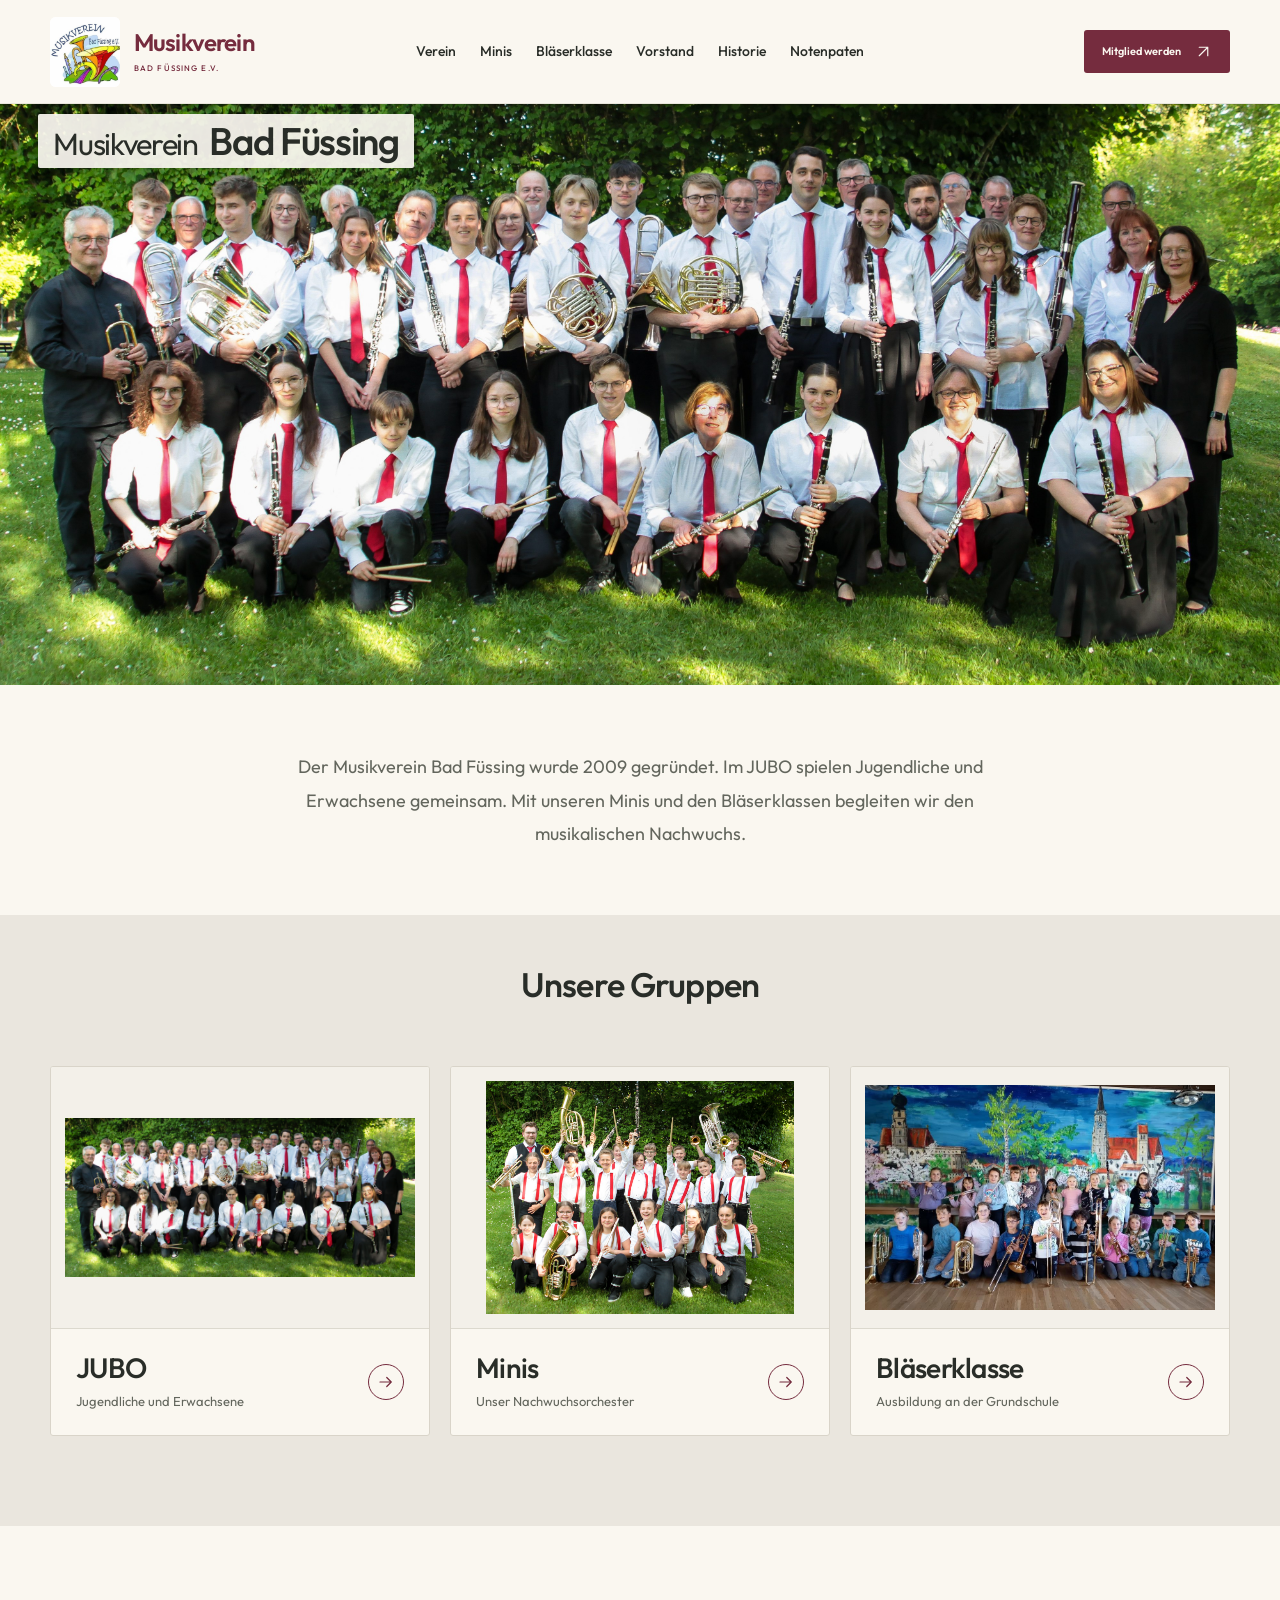
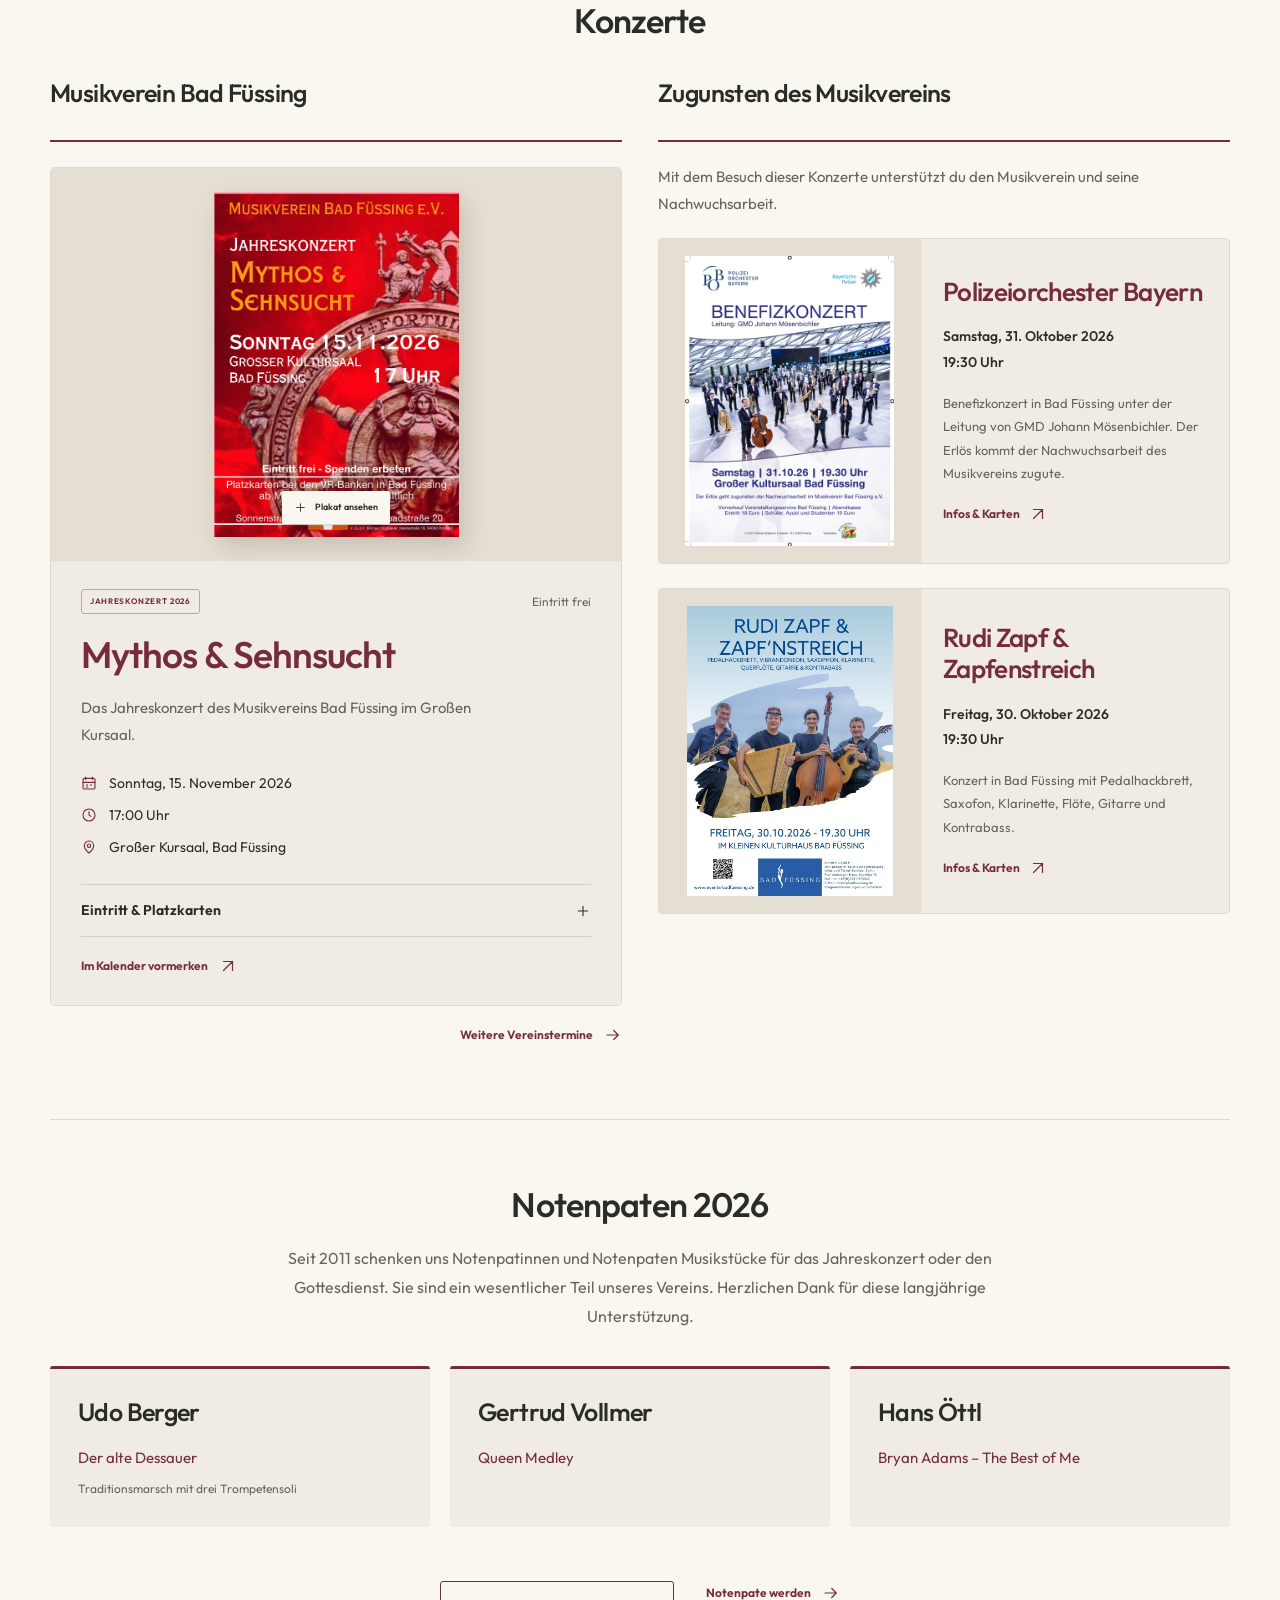
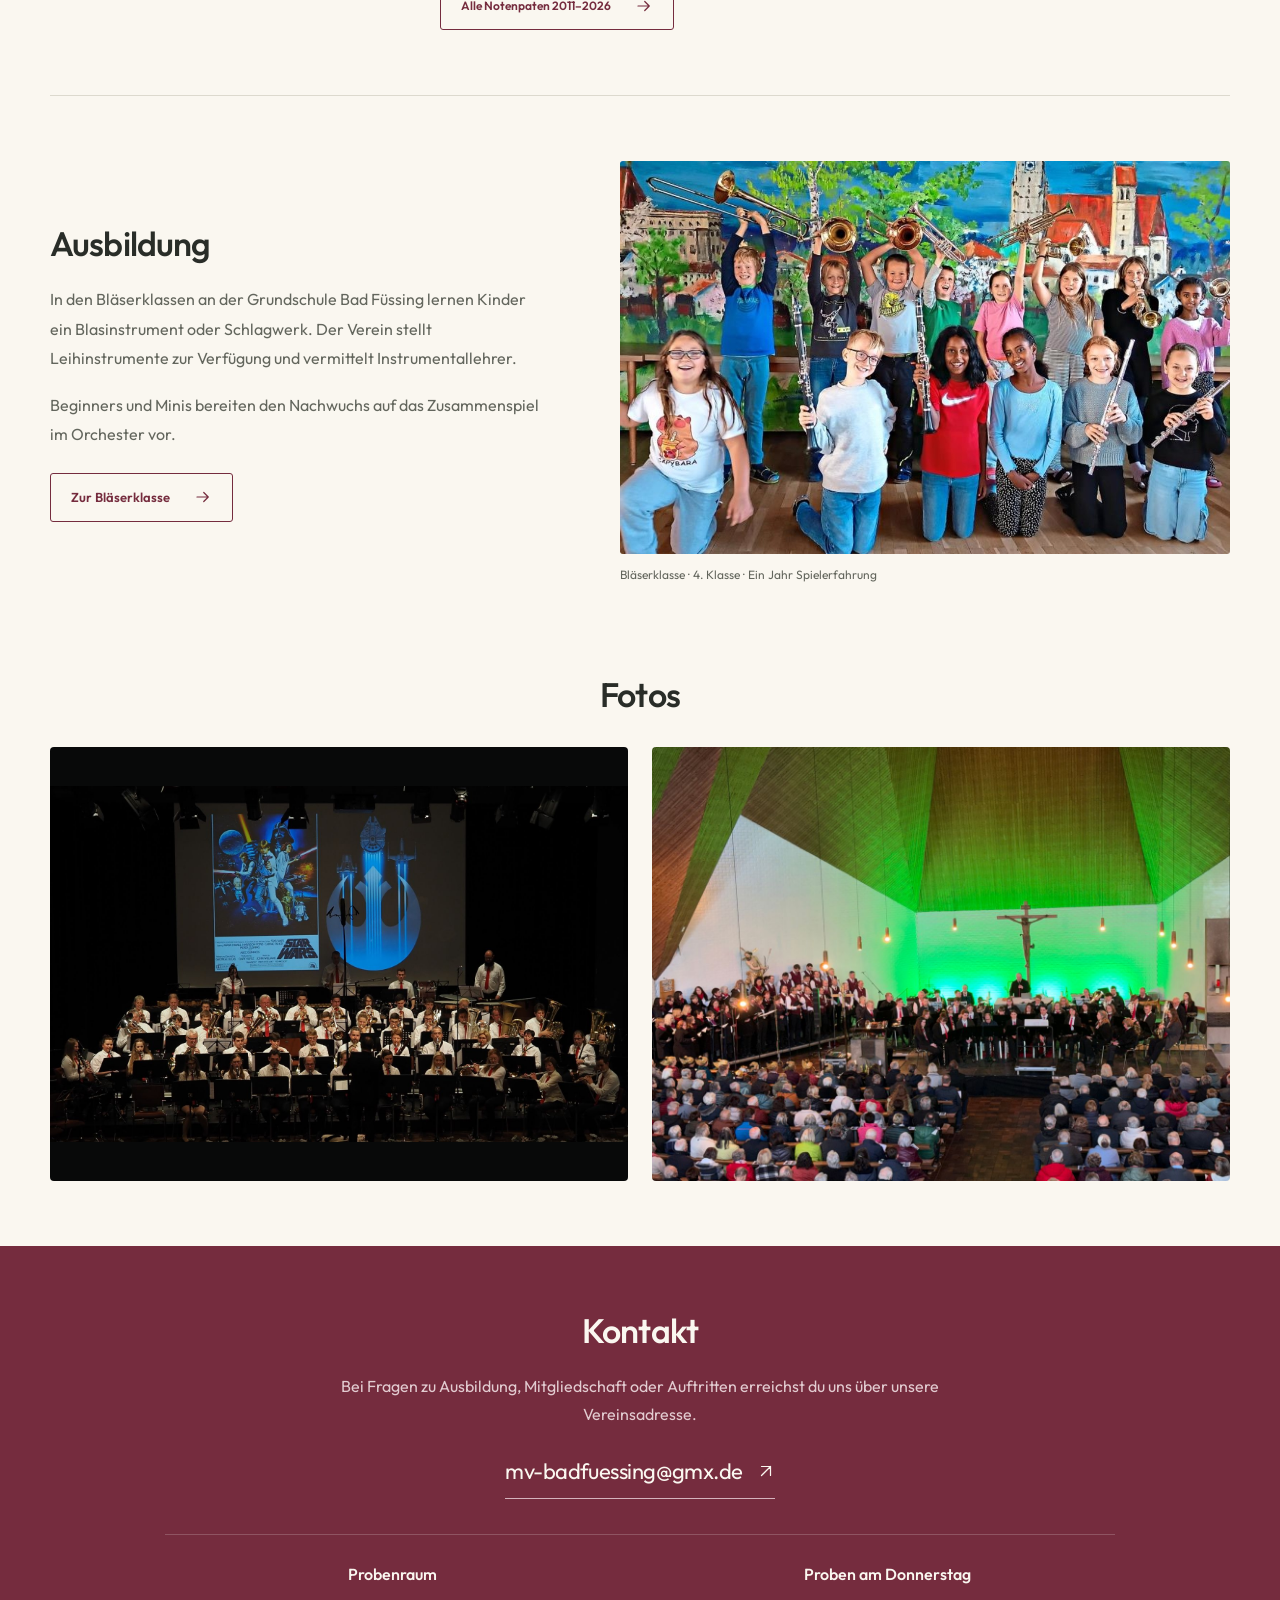
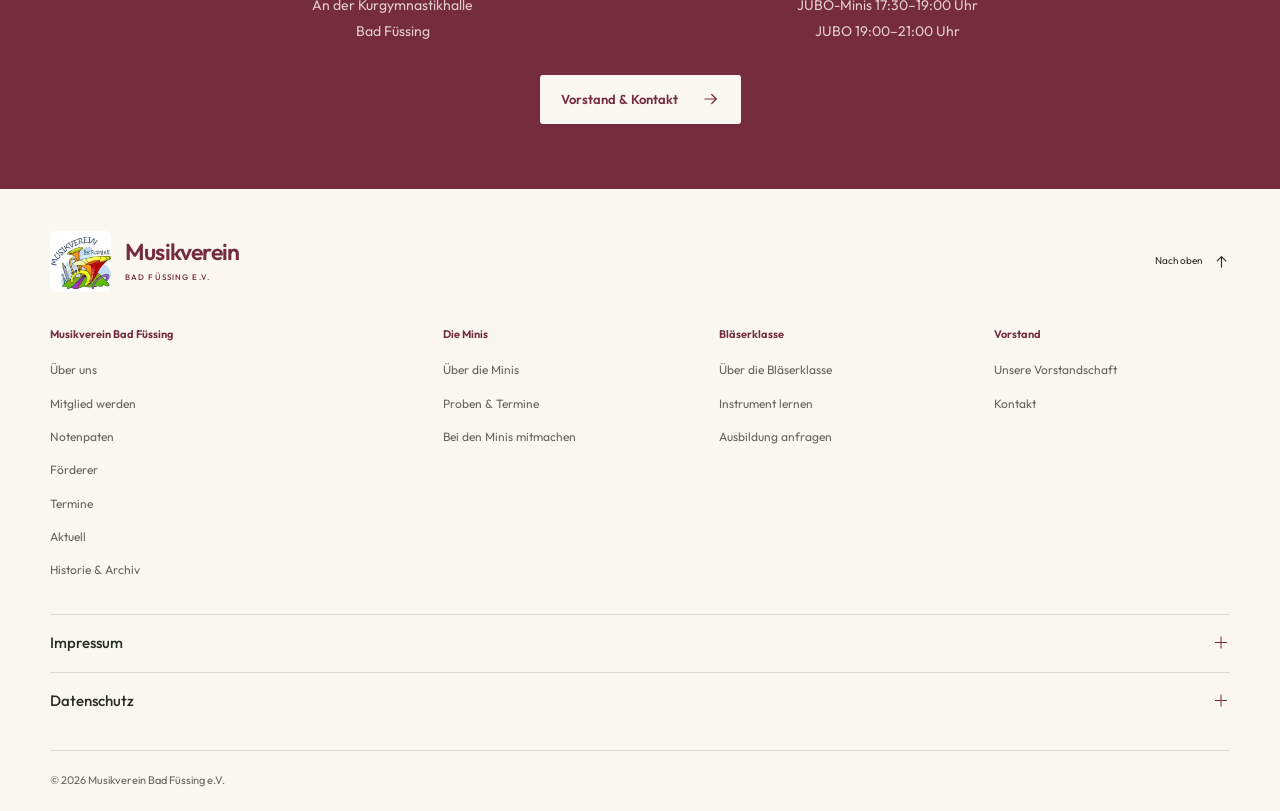
<file: index.html>
<!doctype html>
<html lang="de">
<head>
  <meta charset="utf-8">
  <meta name="viewport" content="width=device-width, initial-scale=1">
  <meta name="description" content="Musikverein Bad Füssing e.V.: JUBO, Minis und Bläserklasse, Konzerte, Ausbildung, Notenpaten und Vereinsgeschichte.">
  <meta name="theme-color" content="#752c3e">
  <meta name="robots" content="noindex, nofollow">
  <title>Musikverein Bad Füssing e.V.</title>
  <link rel="preload" href="assets/fonts/outfit-latin.woff2" as="font" type="font/woff2" crossorigin>
  <link rel="icon" href="assets/logo-musikverein.png" type="image/png">
  <link rel="stylesheet" href="assets/styles.css">
  <link rel="stylesheet" href="assets/structure.css">
  <link rel="stylesheet" href="assets/review.css">
  <link rel="stylesheet" href="assets/heritage.css">
  <link rel="stylesheet" href="assets/outfit.css">
  <link rel="stylesheet" href="assets/programme.css">
  <link rel="stylesheet" href="assets/stage.css">
  <link rel="stylesheet" href="assets/legal.css">
  <script src="assets/script.js" defer></script>
</head>
<body>
  <svg class="icon-library" xmlns="http://www.w3.org/2000/svg" aria-hidden="true">
    <symbol id="i-arrow" viewBox="0 0 24 24"><path d="M4 12h15m-6-6 6 6-6 6"/></symbol>
    <symbol id="i-diagonal" viewBox="0 0 24 24"><path d="M6 18 18 6M6 6h12v12"/></symbol>
    <symbol id="i-pin" viewBox="0 0 24 24"><path d="M19 10c0 5-7 11-7 11S5 15 5 10a7 7 0 1 1 14 0Z"/><circle cx="12" cy="10" r="2.5"/></symbol>
    <symbol id="i-clock" viewBox="0 0 24 24"><circle cx="12" cy="12" r="9"/><path d="M12 7v5l3 2"/></symbol>
    <symbol id="i-mail" viewBox="0 0 24 24"><rect x="3" y="5" width="18" height="14" rx="2"/><path d="m4 7 8 6 8-6"/></symbol>
    <symbol id="i-calendar" viewBox="0 0 24 24"><rect x="3" y="5" width="18" height="16" rx="2"/><path d="M7 3v4m10-4v4M3 11h18m-13 4h2m4 0h2m-8 3h2"/></symbol>
    <symbol id="i-plus" viewBox="0 0 24 24"><path d="M5 12h14M12 5v14"/></symbol>
    <symbol id="i-close" viewBox="0 0 24 24"><path d="m6 6 12 12M6 18 18 6"/></symbol>
    <symbol id="i-note" viewBox="0 0 24 24"><path d="M9 18V5l11-2v13M9 8l11-2"/><ellipse cx="6" cy="18" rx="3" ry="2.5"/><ellipse cx="17" cy="16" rx="3" ry="2.5"/></symbol>
    <symbol id="i-heart" viewBox="0 0 24 24"><path d="M20 5c-3-3-6-1-8 1C10 4 7 2 4 5c-5 5 2 10 8 15 6-5 13-10 8-15Z"/></symbol>
  </svg>

  <a class="skip-link" href="#inhalt">Zum Inhalt springen</a>
  <header class="site-header"><div class="container header-inner"><a class="brand" href="index.html" aria-label="Musikverein Bad Füssing – zur Startseite"><img class="brand-logo" src="assets/logo-musikverein.png" alt="Logo des Musikvereins Bad Füssing e.V." width="447" height="447"><span class="brand-type">Musikverein<span>BAD FÜSSING E.V.</span></span></a><button class="menu-toggle" type="button" aria-controls="main-navigation header-membership" aria-expanded="false"><span>Menü</span><span class="menu-lines" aria-hidden="true"></span></button><nav class="site-nav" id="main-navigation" aria-label="Hauptnavigation"><a class="nav-page-link" href="verein.html">Verein</a><a class="nav-page-link" href="minis.html">Minis</a><a class="nav-page-link" href="blaeserklasse.html">Bläserklasse</a><a class="nav-page-link" href="vorstand.html">Vorstand</a><a class="nav-page-link" href="historie.html">Historie</a><a class="nav-page-link" href="notenpaten.html">Notenpaten</a></nav><a class="nav-membership header-membership" id="header-membership" href="verein.html">Mitglied werden <svg class="icon" aria-hidden="true"><use href="#i-diagonal"/></svg></a></div></header>

  <main id="inhalt">
  <section class="club-hero club-hero--meadow" id="start" aria-labelledby="club-title">
    <div class="meadow-title"><h1 id="club-title"><span class="meadow-prefix">Musikverein</span> <span class="club-name-town">Bad Füssing</span></h1></div>
    <figure class="club-meadow"><a href="assets/photos/jubo-wiese-gross.jpg" data-lightbox data-caption="Das JUBO des Musikvereins Bad Füssing beim Gruppenfoto auf der Wiese." aria-label="Wiesen-Gruppenfoto des Musikvereins vergrößern"><img src="assets/photos/jubo-wiese-gross.jpg" alt="Alle Mitglieder des JUBO beim gemeinsamen Gruppenfoto auf der Wiese vor den Bäumen" width="4000" height="1817" fetchpriority="high"></a></figure>
  </section>
  <section class="club-intro" id="verein" aria-labelledby="club-about-title"><h2 class="sr-only" id="club-about-title">Über uns</h2><p>Der Musikverein Bad Füssing wurde 2009 gegründet. Im JUBO spielen Jugendliche und Erwachsene gemeinsam. Mit unseren Minis und den Bläserklassen begleiten wir den musikalischen Nachwuchs.</p></section>
  <section class="groups-section" id="gruppen" aria-labelledby="groups-title"><div class="container"><div class="groups-heading"><h2 id="groups-title">Unsere Gruppen</h2></div><div class="group-grid">
    <a class="group-card" href="verein.html" aria-labelledby="group-jubo-title" aria-describedby="group-jubo-copy"><div class="group-card-media"><img src="assets/photos/jubo-gruppenfoto.png" alt="Alle Mitglieder des JUBO beim Gruppenfoto auf der Wiese" width="1600" height="727" loading="lazy"></div><div class="group-card-body"><div><h3 id="group-jubo-title">JUBO</h3><p id="group-jubo-copy">Jugendliche und Erwachsene</p></div><span class="group-card-arrow" aria-hidden="true"><svg class="icon"><use href="#i-arrow"/></svg></span></div></a>
    <a class="group-card" href="minis.html" aria-labelledby="group-minis-title" aria-describedby="group-minis-copy"><div class="group-card-media"><img src="assets/photos/jubo-minis.png" alt="Das vollständige Gruppenfoto der JUBO-Minis mit ihren Instrumenten" width="1200" height="906" loading="lazy"></div><div class="group-card-body"><div><h3 id="group-minis-title">Minis</h3><p id="group-minis-copy">Unser Nachwuchsorchester</p></div><span class="group-card-arrow" aria-hidden="true"><svg class="icon"><use href="#i-arrow"/></svg></span></div></a>
    <a class="group-card" href="blaeserklasse.html" aria-labelledby="group-class-title" aria-describedby="group-class-copy"><div class="group-card-media"><img src="assets/photos/blaeserklasse-3.png" alt="Die vollständige Bläserklasse der 3. Klasse mit ihren Instrumenten" width="1005" height="646" loading="lazy"></div><div class="group-card-body"><div><h3 id="group-class-title">Bläserklasse</h3><p id="group-class-copy">Ausbildung an der Grundschule</p></div><span class="group-card-arrow" aria-hidden="true"><svg class="icon"><use href="#i-arrow"/></svg></span></div></a>
  </div></div></section>


  <section class="concert-section home-concert section-pad container" id="termine" aria-labelledby="concert-title">
    <div class="section-heading"><h2 id="concert-title">Konzerte</h2></div>
    <div class="concert-columns"><section class="concert-column" aria-labelledby="club-concerts-title"><h3 id="club-concerts-title">Musikverein Bad Füssing</h3>
    <article class="concert-feature" id="featured-event" data-event-id="jahreskonzert-2026">
      <div class="concert-art"><a class="poster-link" href="assets/photos/jahreskonzert-2026.jpg" data-lightbox data-caption="Originalplakat zum Jahreskonzert 2026 – Mythos & Sehnsucht" aria-label="Plakat zum Jahreskonzert vergrößern"><img src="assets/photos/jahreskonzert-2026.jpg" alt="Originalplakat zum Jahreskonzert am 15. November 2026 um 17 Uhr im Großen Kursaal Bad Füssing" width="1200" height="1690" loading="lazy"><span class="poster-zoom"><svg class="icon" aria-hidden="true"><use href="#i-plus"/></svg> Plakat ansehen</span></a></div>
      <div class="concert-information"><div class="concert-kicker"><span class="pill">JAHRESKONZERT 2026</span><span class="concert-admission">Eintritt frei</span></div><h4 id="event-name">Mythos &amp; Sehnsucht</h4><p class="concert-description">Das Jahreskonzert des Musikvereins Bad Füssing im Großen Kursaal.</p><dl class="event-facts"><div><dt><svg class="icon" aria-hidden="true"><use href="#i-calendar"/></svg><span class="sr-only">Datum</span></dt><dd><time id="event-date" datetime="2026-11-15T17:00:00+01:00">Sonntag, 15. November 2026</time></dd></div><div><dt><svg class="icon" aria-hidden="true"><use href="#i-clock"/></svg><span class="sr-only">Uhrzeit</span></dt><dd id="event-time">17:00 Uhr</dd></div><div><dt><svg class="icon" aria-hidden="true"><use href="#i-pin"/></svg><span class="sr-only">Ort</span></dt><dd id="event-location">Großer Kursaal, Bad Füssing</dd></div></dl><details class="ticket-details"><summary>Eintritt &amp; Platzkarten <svg class="icon" aria-hidden="true"><use href="#i-plus"/></svg></summary><div><p>Der Eintritt ist frei. Spenden sind erbeten.</p><p>Platzkarten sind ab <strong>Montag, 2. November 2026</strong> bei den VR-Banken in Bad Füssing erhältlich:</p><ul><li>Sonnenstraße 4</li><li>Thermalbadstraße 20</li></ul></div></details><button class="text-link calendar-button" id="save-calendar" type="button" hidden>Im Kalender vormerken <svg class="icon" aria-hidden="true"><use href="#i-diagonal"/></svg></button><p class="calendar-status sr-only" id="calendar-status" role="status"></p></div>
    </article><div class="concert-bottom"><a class="text-link" href="verein.html">Weitere Vereinstermine <svg class="icon" aria-hidden="true"><use href="#i-arrow"/></svg></a></div></section>
    <section class="concert-column" aria-labelledby="benefit-concerts-title"><h3 id="benefit-concerts-title">Zugunsten des Musikvereins</h3><p class="benefit-intro">Mit dem Besuch dieser Konzerte unterstützt du den Musikverein und seine Nachwuchsarbeit.</p><div class="benefit-list">
      <article class="benefit-event" id="benefiz-polizeiorchester"><a class="benefit-poster" href="assets/photos/benefiz-polizeiorchester.png" data-lightbox data-caption="Polizeiorchester Bayern · Benefizkonzert am 31. Oktober 2026, 19:30 Uhr" aria-label="Plakat des Polizeiorchesters Bayern vergrößern"><img src="assets/photos/benefiz-polizeiorchester.png" alt="Originalplakat zum Benefizkonzert des Polizeiorchesters Bayern am 31. Oktober 2026 in Bad Füssing" width="1000" height="1388" loading="lazy"></a><div class="benefit-copy"><h4>Polizeiorchester Bayern</h4><p class="benefit-date"><time datetime="2026-10-31T19:30:00+01:00">Samstag, 31. Oktober 2026<br>19:30 Uhr</time></p><p class="benefit-description">Benefizkonzert in Bad Füssing unter der Leitung von GMD Johann Mösenbichler. Der Erlös kommt der Nachwuchsarbeit des Musikvereins zugute.</p><a class="text-link" href="https://www.badfuessing.com/event-detailseite/cmr1bdu2z0ii41m65ah25hhwy/cmulx3fna04by1t94x2k5sscm" target="_blank" rel="noopener noreferrer">Infos &amp; Karten <svg class="icon" aria-hidden="true"><use href="#i-diagonal"/></svg></a></div></article>
      <article class="benefit-event" id="benefiz-rudi-zapf"><a class="benefit-poster" href="assets/photos/benefiz-rudi-zapf.jpg" data-lightbox data-caption="Rudi Zapf &amp; Zapfenstreich · 30. Oktober 2026, 19:30 Uhr" aria-label="Plakat von Rudi Zapf und Zapfenstreich vergrößern"><img src="assets/photos/benefiz-rudi-zapf.jpg" alt="Originalplakat zum Konzert von Rudi Zapf und Zapfenstreich am 30. Oktober 2026 in Bad Füssing" width="1600" height="2257" loading="lazy"></a><div class="benefit-copy"><h4>Rudi Zapf &amp; Zapfenstreich</h4><p class="benefit-date"><time datetime="2026-10-30T19:30:00+01:00">Freitag, 30. Oktober 2026<br>19:30 Uhr</time></p><p class="benefit-description">Konzert in Bad Füssing mit Pedalhackbrett, Saxofon, Klarinette, Flöte, Gitarre und Kontrabass.</p><a class="text-link" href="https://www.badfuessing.com/event-detailseite/cmq05y4t10bv41la04ll9wdd5/cmulx3fd204bt1t94g3vpjx6g" target="_blank" rel="noopener noreferrer">Infos &amp; Karten <svg class="icon" aria-hidden="true"><use href="#i-diagonal"/></svg></a></div></article>
    </div></section></div>
  </section>

  <section class="home-patrons section-pad container" id="unterstuetzen" aria-labelledby="support-title"><div class="home-patrons-head"><h2 id="support-title">Notenpaten 2026</h2><p>Seit 2011 schenken uns Notenpatinnen und Notenpaten Musikstücke für das Jahreskonzert oder den Gottesdienst. Sie sind ein wesentlicher Teil unseres Vereins. Herzlichen Dank für diese langjährige Unterstützung.</p></div><div class="patron-cards"><article class="patron-card"><h3>Udo Berger</h3><p>Der alte Dessauer</p><p class="patron-note">Traditionsmarsch mit drei Trompetensoli</p></article><article class="patron-card"><h3>Gertrud Vollmer</h3><p>Queen Medley</p></article><article class="patron-card"><h3>Hans Öttl</h3><p>Bryan Adams – The Best of Me</p></article></div><div class="home-patrons-links"><a class="button button-outline" href="notenpaten.html">Alle Notenpaten 2011–2026 <svg class="icon" aria-hidden="true"><use href="#i-arrow"/></svg></a><a class="text-link" href="notenpaten.html">Notenpate werden <svg class="icon" aria-hidden="true"><use href="#i-arrow"/></svg></a></div></section>

  <section class="club-training container" id="mitspielen" aria-labelledby="training-title"><div class="club-training-layout"><div><h2 id="training-title">Ausbildung</h2><p>In den Bläserklassen an der Grundschule Bad Füssing lernen Kinder ein Blasinstrument oder Schlagwerk. Der Verein stellt Leihinstrumente zur Verfügung und vermittelt Instrumentallehrer.</p><p>Beginners und Minis bereiten den Nachwuchs auf das Zusammenspiel im Orchester vor.</p><a class="button button-outline" href="blaeserklasse.html">Zur Bläserklasse <svg class="icon" aria-hidden="true"><use href="#i-arrow"/></svg></a></div><figure><a href="assets/photos/blaeserklasse-4.png" data-lightbox data-caption="Bläserklasse der 4. Klasse. Die Kinder spielen bereits seit einem Jahr." aria-label="Foto der Bläserklasse der 4. Klasse vergrößern"><img src="assets/photos/blaeserklasse-4.png" alt="Alle Kinder der Bläserklasse der 4. Klasse mit ihren Instrumenten" width="1024" height="658" loading="lazy"></a><figcaption>Bläserklasse · 4. Klasse · Ein Jahr Spielerfahrung</figcaption></figure></div></section>

  <section class="moments-section home-gallery" aria-labelledby="moments-title"><div class="container section-heading"><h2 id="moments-title">Fotos</h2></div><div class="container moments-grid"><figure class="concert-photo"><a class="moment" href="assets/photos/konzert-buehne-gross.jpg" data-lightbox data-caption="Der Musikverein Bad Füssing bei einem Konzert auf der Bühne." aria-label="Bühnenfoto des Musikvereins vergrößern"><img src="assets/photos/konzert-buehne.jpg" srcset="assets/photos/konzert-buehne.jpg 1600w, assets/photos/konzert-buehne-gross.jpg 2600w" sizes="(max-width: 760px) 100vw, 50vw" alt="Das vollständige Orchester des Musikvereins Bad Füssing bei einem Konzert auf der Bühne" width="2600" height="1599" loading="lazy"></a></figure><figure><a class="moment" href="assets/photos/vereinsleben-02.jpg" data-lightbox data-caption="Orchester und Chor bei einem gemeinsamen Auftritt." aria-label="Foto von Orchester und Chor vergrößern"><img src="assets/photos/vereinsleben-02.jpg" alt="Das vollständige Foto von Orchester und Chor bei einem gemeinsamen Auftritt" width="1200" height="900" loading="lazy"></a></figure></div></section>

  <section class="contact-section home-contact" id="kontakt" aria-labelledby="contact-title"><div class="container"><h2 id="contact-title">Kontakt</h2><p class="home-contact-intro">Bei Fragen zu Ausbildung, Mitgliedschaft oder Auftritten erreichst du uns über unsere Vereinsadresse.</p><a class="contact-email" href="mailto:mv-badfuessing@gmx.de">mv-badfuessing@gmx.de <svg class="icon" aria-hidden="true"><use href="#i-diagonal"/></svg></a><div class="home-contact-facts"><div><h3>Probenraum</h3><p>An der Kurgymnastikhalle<br>Bad Füssing</p></div><div><h3>Proben am Donnerstag</h3><p>JUBO-Minis 17:30–19:00 Uhr<br>JUBO 19:00–21:00 Uhr</p></div></div><a class="button button-cream" href="vorstand.html">Vorstand &amp; Kontakt <svg class="icon" aria-hidden="true"><use href="#i-arrow"/></svg></a></div></section>
</main>




















  <footer class="site-footer"><div class="container footer-top"><a class="brand footer-brand" href="index.html" aria-label="Musikverein Bad Füssing – zur Startseite"><img class="brand-logo" src="assets/logo-musikverein.png" alt="Logo des Musikvereins Bad Füssing e.V." width="447" height="447"><span class="brand-type">Musikverein<span>BAD FÜSSING E.V.</span></span></a><a class="back-top" href="#inhalt">Nach oben <svg class="icon" aria-hidden="true"><use href="#i-arrow"/></svg></a></div><nav class="container footer-map" aria-label="Weitere Seiten"><div><h3>Musikverein Bad Füssing</h3><ul><li><a href="verein.html">Über uns</a></li><li><a href="verein.html">Mitglied werden</a></li><li><a href="notenpaten.html">Notenpaten</a></li><li><a href="verein.html">Förderer</a></li><li><a href="verein.html">Termine</a></li><li><a href="verein.html">Aktuell</a></li><li><a href="historie.html">Historie & Archiv</a></li></ul></div><div><h3>Die Minis</h3><ul><li><a href="minis.html">Über die Minis</a></li><li><a href="minis.html">Proben & Termine</a></li><li><a href="minis.html">Bei den Minis mitmachen</a></li></ul></div><div><h3>Bläserklasse</h3><ul><li><a href="blaeserklasse.html">Über die Bläserklasse</a></li><li><a href="blaeserklasse.html">Instrument lernen</a></li><li><a href="blaeserklasse.html">Ausbildung anfragen</a></li></ul></div><div><h3>Vorstand</h3><ul><li><a href="vorstand.html">Unsere Vorstandschaft</a></li><li><a href="vorstand.html">Kontakt</a></li></ul></div></nav><div class="container footer-legal"><details class="legal-disclosure" id="impressum"><summary>Impressum<span class="legal-toggle" aria-hidden="true"></span></summary><div class="footer-legal-text"><h3>Impressum:</h3>
<p>Musikverein Bad Füssing e.V.<br>Heidestraße 19<br>94060 Pocking<br>vertreten durch:<br>Herrn Michael Stiglbauer, 1.Vors.<br>E-Mail: mv-badfuessing@gmx.de</p>
<p>Eintragung im Vereinsregister<br>Registergericht Amtsgericht Passau<br>Registernummer: VR 200244</p>
<p>Streitschlichtung:<br>Wir sind nicht bereit oder verpflichtet an Streitbeilegungsverfahren vor einer Verbraucherschlichtungsstelle teilzunehmen.</p>
<p>Haftung für Inhalte:<br>Als Diensteanbieter sind wir gem. § 7 Abs. 1 TMG für eigene Inhalte auf diesen Seiten nach den allgemeinen Gesetzen verantwortlich. Nach §§ 8 bis 10 TMG sind wir als Diensteanbieter jedoch nicht verpflichtet, übermittelte oder gespeicherte fremde Informationen zu überwachen oder nach Umständen zu forschen, die auf eine rechtswidrige Tätigkeit hinweisen.</p>
</div></details><details class="legal-disclosure" id="datenschutz"><summary>Datenschutz<span class="legal-toggle" aria-hidden="true"></span></summary><div class="footer-legal-text"><h3>Datenschutzerklärung</h3>
<p>Die Betreiber dieser Seiten nehmen den Schutz Ihrer persönlichen Daten sehr ernst. Wir behandeln Ihre personenbezogenen Daten vertraulich und entsprechend der gesetzlichen Datenschutz-vorschriften, sowie dieser Datenschutzerklärung.</p>
<p>Die Nutzung unserer Website ist in der Regel ohne Angabe personenbezogener Daten möglich. Soweit auf unseren Seiten personenbezogene Daten (beispielsweise Name, Anschrift oder E-Mail-Adressen) erhoben werden, erfolgt dies, soweit möglich, stets auf freiwilliger Basis. Diese Daten werden ohne Ihre ausdrückliche Zustimmung nicht an Dritte weitergegeben.</p>
<p>Wir weisen darauf hin, dass die Datenübertragung im Internet (z.B. bei der Kommunikation per E-Mail) Sicherheitslücken aufweisen kann. Ein lückenloser Schutz der Daten vor dem Zugriff durch Dritte ist nicht möglich.</p>
</div></details></div><div class="container footer-bottom"><span>© 2026 Musikverein Bad Füssing e.V.</span></div></footer>

  <dialog class="lightbox" id="photo-dialog" aria-labelledby="lightbox-caption"><button class="lightbox-close" type="button" aria-label="Bildansicht schließen"><svg class="icon" aria-hidden="true"><use href="#i-close"/></svg></button><figure><img id="lightbox-image" src="assets/photos/jubo-gruppenfoto.png" alt=""><figcaption id="lightbox-caption"></figcaption></figure></dialog>
</body>
</html>
</file>
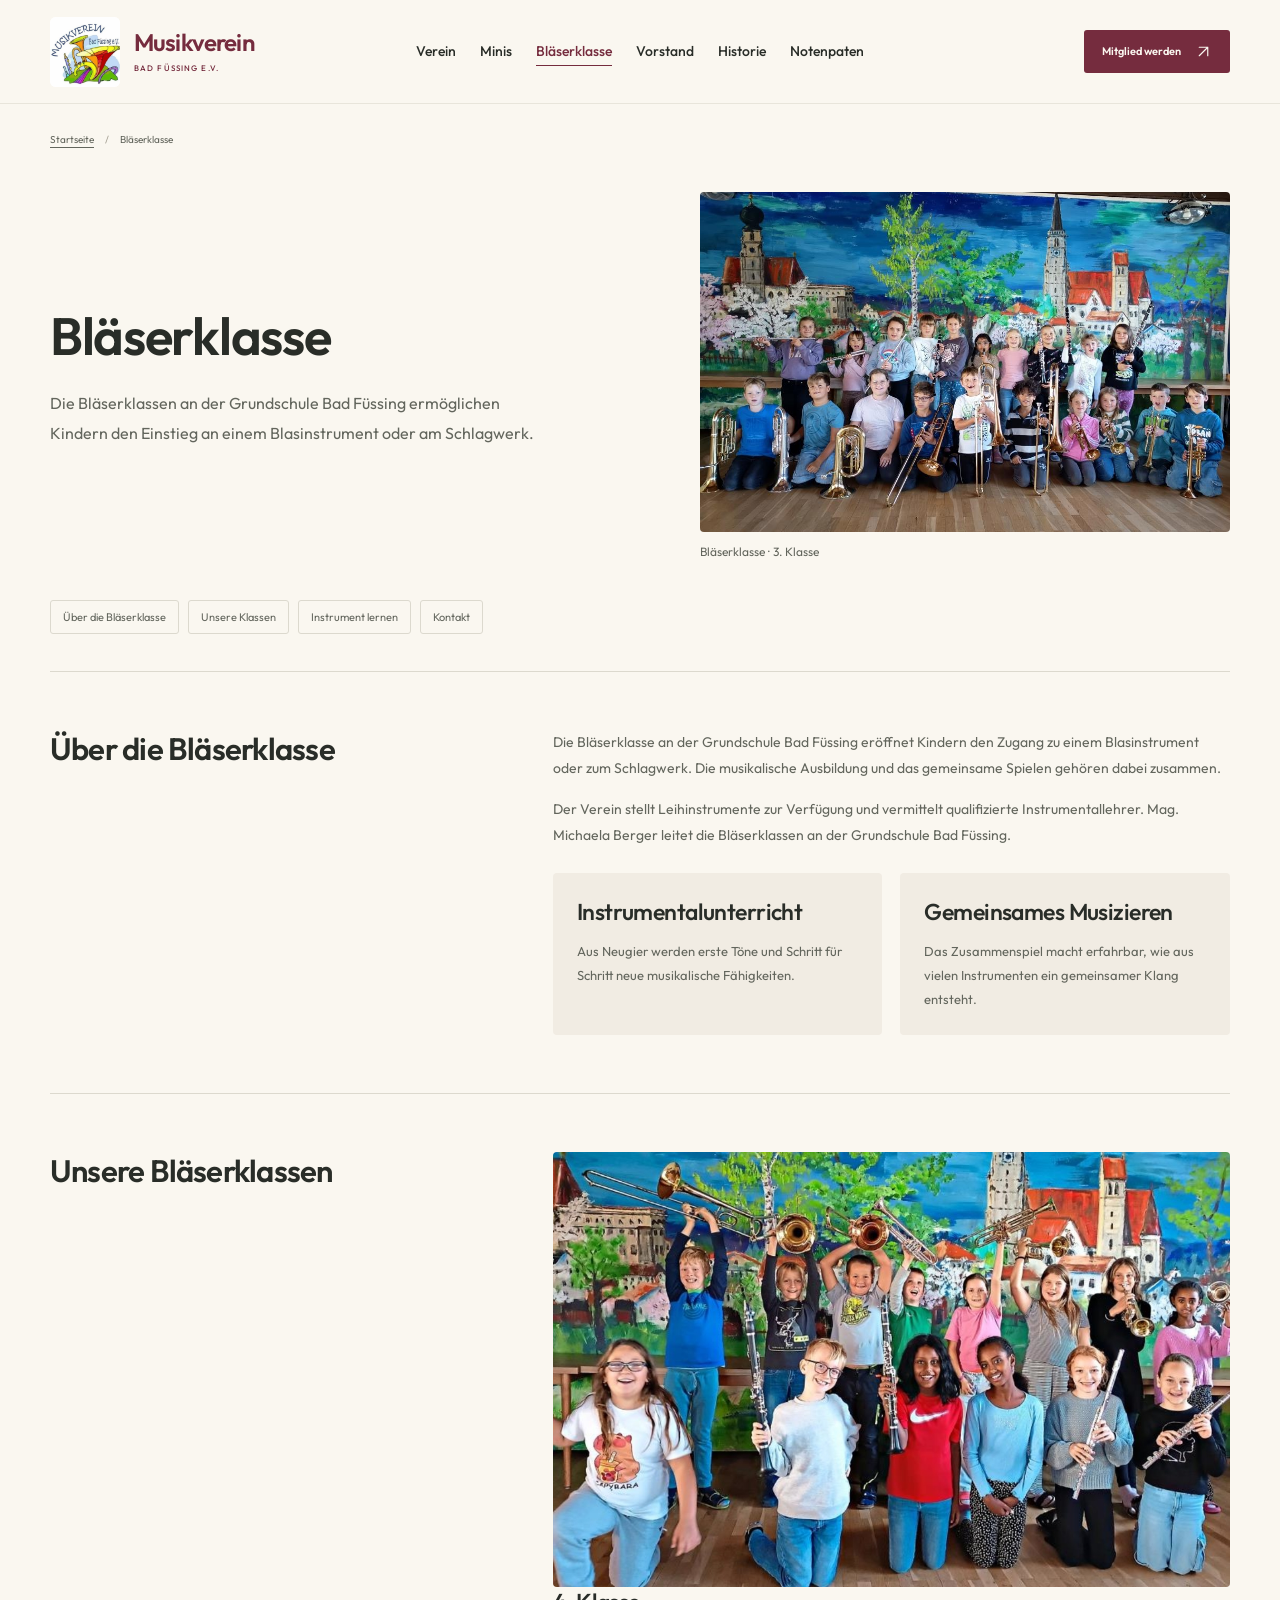
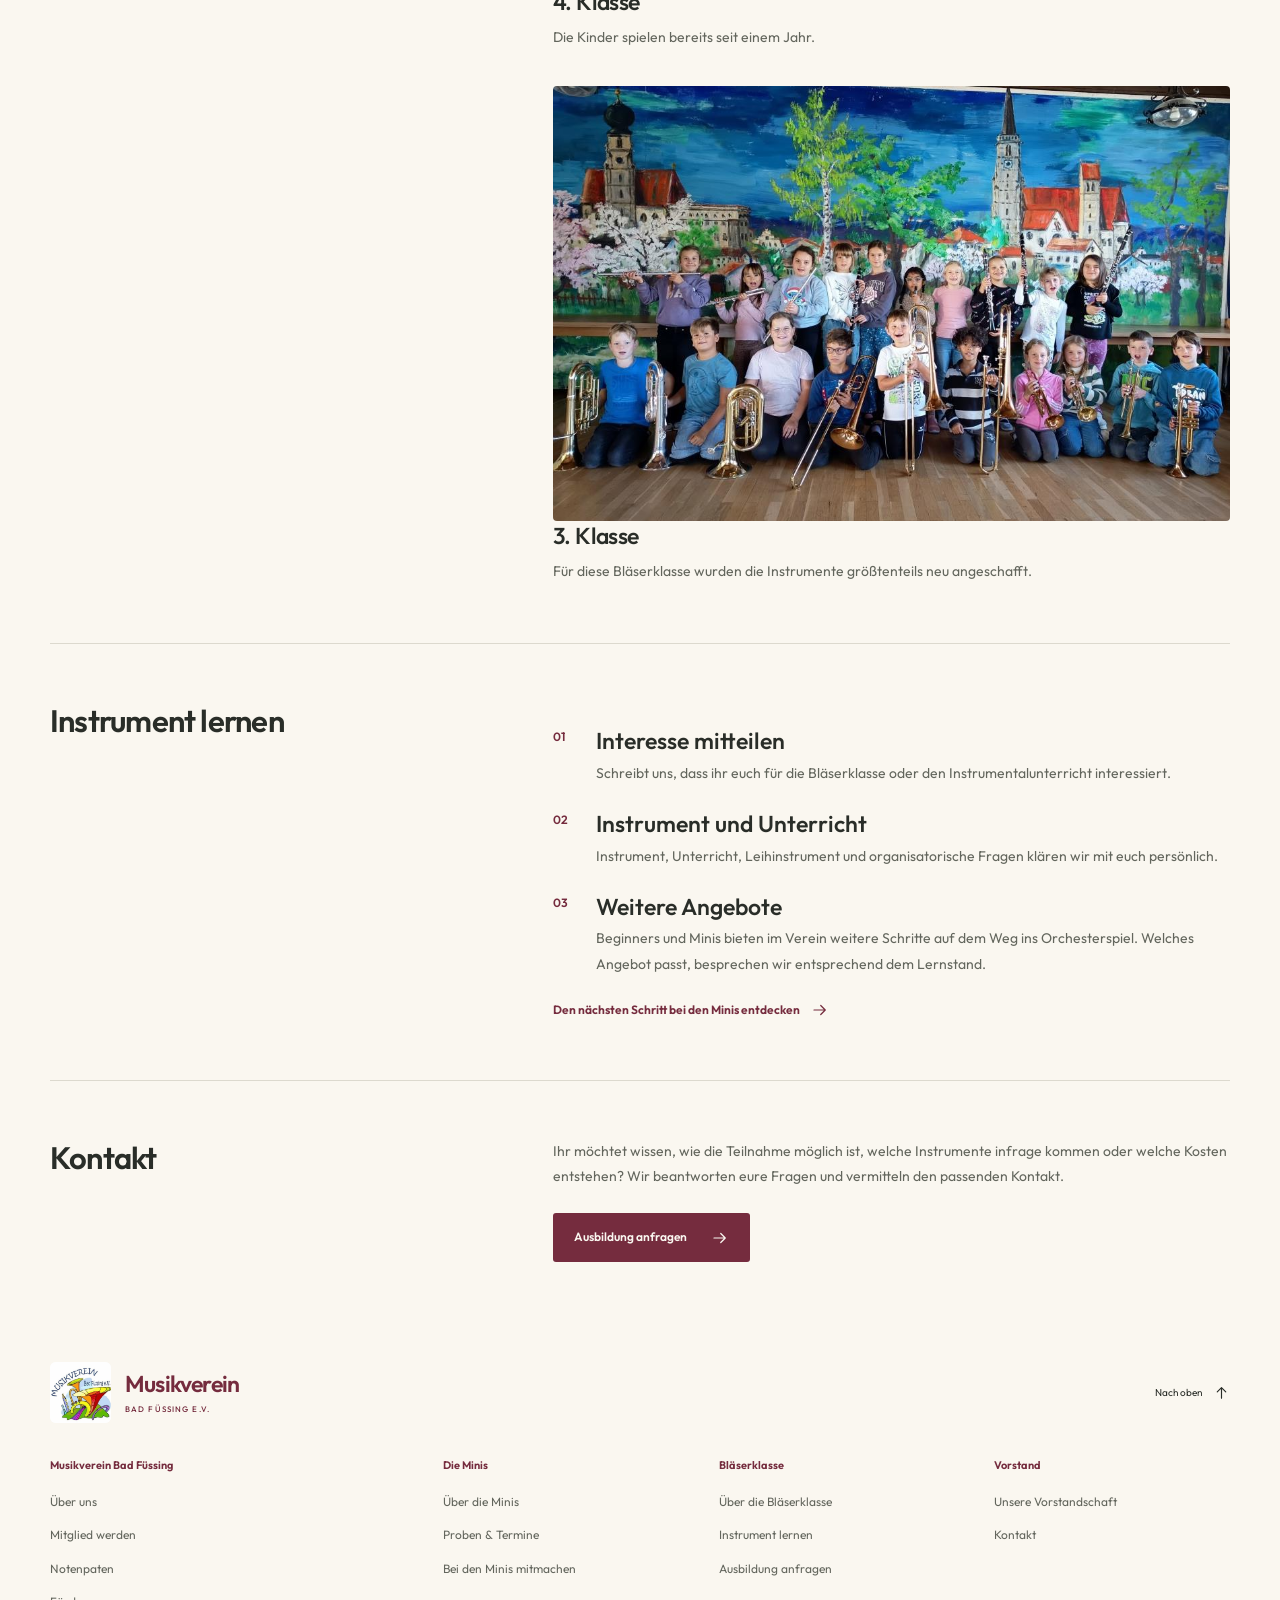
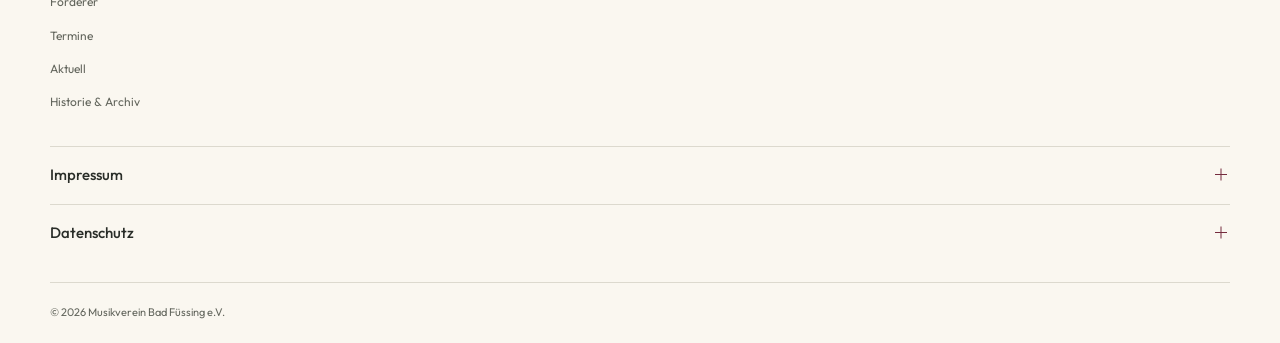
<file: blaeserklasse.html>
<!doctype html>
<html lang="de">
<head>
  <meta charset="utf-8">
  <meta name="viewport" content="width=device-width, initial-scale=1">
  <meta name="description" content="Die Bläserklasse an der Grundschule Bad Füssing: Instrumente lernen, Leihinstrumente und musikalische Ausbildung im Musikverein.">
  <meta name="theme-color" content="#752c3e">
  <meta name="robots" content="noindex, nofollow">
  <title>Bläserklasse & Ausbildung | Musikverein Bad Füssing</title>
  <link rel="preload" href="assets/fonts/outfit-latin.woff2" as="font" type="font/woff2" crossorigin>
  <link rel="icon" href="assets/logo-musikverein.png" type="image/png">
  <link rel="stylesheet" href="assets/styles.css">
  <link rel="stylesheet" href="assets/structure.css">
  <link rel="stylesheet" href="assets/review.css">
  <link rel="stylesheet" href="assets/heritage.css">
  <link rel="stylesheet" href="assets/outfit.css">
  <link rel="stylesheet" href="assets/programme.css">
  <link rel="stylesheet" href="assets/stage.css">
  <link rel="stylesheet" href="assets/legal.css">
  <script src="assets/script.js" defer></script>
</head>
<body class="page-class"><svg class="icon-library" xmlns="http://www.w3.org/2000/svg" aria-hidden="true">
    <symbol id="i-arrow" viewBox="0 0 24 24"><path d="M4 12h15m-6-6 6 6-6 6"/></symbol>
    <symbol id="i-diagonal" viewBox="0 0 24 24"><path d="M6 18 18 6M6 6h12v12"/></symbol>
    <symbol id="i-pin" viewBox="0 0 24 24"><path d="M19 10c0 5-7 11-7 11S5 15 5 10a7 7 0 1 1 14 0Z"/><circle cx="12" cy="10" r="2.5"/></symbol>
    <symbol id="i-clock" viewBox="0 0 24 24"><circle cx="12" cy="12" r="9"/><path d="M12 7v5l3 2"/></symbol>
    <symbol id="i-mail" viewBox="0 0 24 24"><rect x="3" y="5" width="18" height="14" rx="2"/><path d="m4 7 8 6 8-6"/></symbol>
    <symbol id="i-calendar" viewBox="0 0 24 24"><rect x="3" y="5" width="18" height="16" rx="2"/><path d="M7 3v4m10-4v4M3 11h18m-13 4h2m4 0h2m-8 3h2"/></symbol>
    <symbol id="i-plus" viewBox="0 0 24 24"><path d="M5 12h14M12 5v14"/></symbol>
    <symbol id="i-close" viewBox="0 0 24 24"><path d="m6 6 12 12M6 18 18 6"/></symbol>
    <symbol id="i-note" viewBox="0 0 24 24"><path d="M9 18V5l11-2v13M9 8l11-2"/><ellipse cx="6" cy="18" rx="3" ry="2.5"/><ellipse cx="17" cy="16" rx="3" ry="2.5"/></symbol>
    <symbol id="i-heart" viewBox="0 0 24 24"><path d="M20 5c-3-3-6-1-8 1C10 4 7 2 4 5c-5 5 2 10 8 15 6-5 13-10 8-15Z"/></symbol>
  </svg><a class="skip-link" href="#inhalt">Zum Inhalt springen</a><header class="site-header"><div class="container header-inner"><a class="brand" href="index.html" aria-label="Musikverein Bad Füssing – zur Startseite"><img class="brand-logo" src="assets/logo-musikverein.png" alt="Logo des Musikvereins Bad Füssing e.V." width="447" height="447"><span class="brand-type">Musikverein<span>BAD FÜSSING E.V.</span></span></a><button class="menu-toggle" type="button" aria-controls="main-navigation header-membership" aria-expanded="false"><span>Menü</span><span class="menu-lines" aria-hidden="true"></span></button><nav class="site-nav" id="main-navigation" aria-label="Hauptnavigation"><a class="nav-page-link" href="verein.html">Verein</a><a class="nav-page-link" href="minis.html">Minis</a><a class="nav-page-link is-current" href="blaeserklasse.html" aria-current="page">Bläserklasse</a><a class="nav-page-link" href="vorstand.html">Vorstand</a><a class="nav-page-link" href="historie.html">Historie</a><a class="nav-page-link" href="notenpaten.html">Notenpaten</a></nav><a class="nav-membership header-membership" id="header-membership" href="verein.html">Mitglied werden <svg class="icon" aria-hidden="true"><use href="#i-diagonal"/></svg></a></div></header><main id="inhalt"><div class="container"><nav class="breadcrumb" aria-label="Brotkrümelnavigation"><a href="index.html">Startseite</a><span aria-hidden="true">/</span><span aria-current="page">Bläserklasse</span></nav><section class="page-hero" aria-labelledby="page-title"><div><h1 id="page-title">Bläserklasse</h1><p>Die Bläserklassen an der Grundschule Bad Füssing ermöglichen Kindern den Einstieg an einem Blasinstrument oder am Schlagwerk.</p></div><figure><img src="assets/photos/blaeserklasse-3.png" alt="Die Bläserklasse der 3. Klasse mit ihren Instrumenten vor einem Wandbild" width="1005" height="646" fetchpriority="high"><figcaption>Bläserklasse · 3. Klasse</figcaption></figure></section><nav class="page-jump" aria-label="Auf dieser Seite"><a href="#ueber-uns">Über die Bläserklasse</a><a href="#klassen">Unsere Klassen</a><a href="#einstieg">Instrument lernen</a><a href="#kontakt">Kontakt</a></nav><section class="content-section section-two-column" id="ueber-uns" aria-labelledby="title-ueber-uns"><div><h2 id="title-ueber-uns">Über die Bläserklasse</h2></div><div class="section-copy"><p>Die Bläserklasse an der Grundschule Bad Füssing eröffnet Kindern den Zugang zu einem Blasinstrument oder zum Schlagwerk. Die musikalische Ausbildung und das gemeinsame Spielen gehören dabei zusammen.</p><p>Der Verein stellt Leihinstrumente zur Verfügung und vermittelt qualifizierte Instrumentallehrer. Mag. Michaela Berger leitet die Bläserklassen an der Grundschule Bad Füssing.</p><div class="membership-options"><article class="small-info-card"><h3>Instrumentalunterricht</h3><p>Aus Neugier werden erste Töne und Schritt für Schritt neue musikalische Fähigkeiten.</p></article><article class="small-info-card"><h3>Gemeinsames Musizieren</h3><p>Das Zusammenspiel macht erfahrbar, wie aus vielen Instrumenten ein gemeinsamer Klang entsteht.</p></article></div></div></section><section class="content-section section-two-column" id="klassen" aria-labelledby="title-klassen"><div><h2 id="title-klassen">Unsere Bläserklassen</h2></div><div class="section-copy"><div class="class-photo-list"><figure><a href="assets/photos/blaeserklasse-4.png" data-lightbox data-caption="Bläserklasse der 4. Klasse – die Kinder spielen bereits seit einem Jahr." aria-label="Foto der Bläserklasse der 4. Klasse vergrößern"><img src="assets/photos/blaeserklasse-4.png" alt="Die Bläserklasse der 4. Klasse hält ihre Instrumente vor einem Wandbild in die Höhe" width="1024" height="658" loading="lazy"></a><figcaption><h3>4. Klasse</h3><p>Die Kinder spielen bereits seit einem Jahr.</p></figcaption></figure><figure><a href="assets/photos/blaeserklasse-3.png" data-lightbox data-caption="Bläserklasse der 3. Klasse – für diese Gruppe wurden die Instrumente größtenteils neu angeschafft." aria-label="Foto der Bläserklasse der 3. Klasse vergrößern"><img src="assets/photos/blaeserklasse-3.png" alt="Die Bläserklasse der 3. Klasse vor einem Wandbild mit gut sichtbaren Kirchtürmen" width="1005" height="646" loading="lazy"></a><figcaption><h3>3. Klasse</h3><p>Für diese Bläserklasse wurden die Instrumente größtenteils neu angeschafft.</p></figcaption></figure></div></div></section><section class="content-section section-two-column" id="einstieg" aria-labelledby="title-einstieg"><div><h2 id="title-einstieg">Instrument lernen</h2></div><div class="section-copy"><ol class="number-list"><li><h3>Interesse mitteilen</h3><p>Schreibt uns, dass ihr euch für die Bläserklasse oder den Instrumentalunterricht interessiert.</p></li><li><h3>Instrument und Unterricht</h3><p>Instrument, Unterricht, Leihinstrument und organisatorische Fragen klären wir mit euch persönlich.</p></li><li><h3>Weitere Angebote</h3><p>Beginners und Minis bieten im Verein weitere Schritte auf dem Weg ins Orchesterspiel. Welches Angebot passt, besprechen wir entsprechend dem Lernstand.</p></li></ol><a class="text-link " href="minis.html">Den nächsten Schritt bei den Minis entdecken <svg class="icon" aria-hidden="true"><use href="#i-arrow"/></svg></a></div></section><section class="content-section section-two-column" id="kontakt" aria-labelledby="title-kontakt"><div><h2 id="title-kontakt">Kontakt</h2></div><div class="section-copy"><p>Ihr möchtet wissen, wie die Teilnahme möglich ist, welche Instrumente infrage kommen oder welche Kosten entstehen? Wir beantworten eure Fragen und vermitteln den passenden Kontakt.</p><a class="button button-wine" href="mailto:mv-badfuessing@gmx.de?subject=Frage%20zur%20Bl%C3%A4serklasse%20und%20musikalischen%20Ausbildung">Ausbildung anfragen <svg class="icon" aria-hidden="true"><use href="#i-arrow"/></svg></a></div></section></div></main><footer class="site-footer"><div class="container footer-top"><a class="brand footer-brand" href="index.html" aria-label="Musikverein Bad Füssing – zur Startseite"><img class="brand-logo" src="assets/logo-musikverein.png" alt="Logo des Musikvereins Bad Füssing e.V." width="447" height="447"><span class="brand-type">Musikverein<span>BAD FÜSSING E.V.</span></span></a><a class="back-top" href="#inhalt">Nach oben <svg class="icon" aria-hidden="true"><use href="#i-arrow"/></svg></a></div><nav class="container footer-map" aria-label="Weitere Seiten"><div><h3>Musikverein Bad Füssing</h3><ul><li><a href="verein.html">Über uns</a></li><li><a href="verein.html">Mitglied werden</a></li><li><a href="notenpaten.html">Notenpaten</a></li><li><a href="verein.html">Förderer</a></li><li><a href="verein.html">Termine</a></li><li><a href="verein.html">Aktuell</a></li><li><a href="historie.html">Historie & Archiv</a></li></ul></div><div><h3>Die Minis</h3><ul><li><a href="minis.html">Über die Minis</a></li><li><a href="minis.html">Proben & Termine</a></li><li><a href="minis.html">Bei den Minis mitmachen</a></li></ul></div><div><h3>Bläserklasse</h3><ul><li><a href="#ueber-uns">Über die Bläserklasse</a></li><li><a href="#einstieg">Instrument lernen</a></li><li><a href="#kontakt">Ausbildung anfragen</a></li></ul></div><div><h3>Vorstand</h3><ul><li><a href="vorstand.html">Unsere Vorstandschaft</a></li><li><a href="vorstand.html">Kontakt</a></li></ul></div></nav><div class="container footer-legal"><details class="legal-disclosure" id="impressum"><summary>Impressum<span class="legal-toggle" aria-hidden="true"></span></summary><div class="footer-legal-text"><h3>Impressum:</h3>
<p>Musikverein Bad Füssing e.V.<br>Heidestraße 19<br>94060 Pocking<br>vertreten durch:<br>Herrn Michael Stiglbauer, 1.Vors.<br>E-Mail: mv-badfuessing@gmx.de</p>
<p>Eintragung im Vereinsregister<br>Registergericht Amtsgericht Passau<br>Registernummer: VR 200244</p>
<p>Streitschlichtung:<br>Wir sind nicht bereit oder verpflichtet an Streitbeilegungsverfahren vor einer Verbraucherschlichtungsstelle teilzunehmen.</p>
<p>Haftung für Inhalte:<br>Als Diensteanbieter sind wir gem. § 7 Abs. 1 TMG für eigene Inhalte auf diesen Seiten nach den allgemeinen Gesetzen verantwortlich. Nach §§ 8 bis 10 TMG sind wir als Diensteanbieter jedoch nicht verpflichtet, übermittelte oder gespeicherte fremde Informationen zu überwachen oder nach Umständen zu forschen, die auf eine rechtswidrige Tätigkeit hinweisen.</p>
</div></details><details class="legal-disclosure" id="datenschutz"><summary>Datenschutz<span class="legal-toggle" aria-hidden="true"></span></summary><div class="footer-legal-text"><h3>Datenschutzerklärung</h3>
<p>Die Betreiber dieser Seiten nehmen den Schutz Ihrer persönlichen Daten sehr ernst. Wir behandeln Ihre personenbezogenen Daten vertraulich und entsprechend der gesetzlichen Datenschutz-vorschriften, sowie dieser Datenschutzerklärung.</p>
<p>Die Nutzung unserer Website ist in der Regel ohne Angabe personenbezogener Daten möglich. Soweit auf unseren Seiten personenbezogene Daten (beispielsweise Name, Anschrift oder E-Mail-Adressen) erhoben werden, erfolgt dies, soweit möglich, stets auf freiwilliger Basis. Diese Daten werden ohne Ihre ausdrückliche Zustimmung nicht an Dritte weitergegeben.</p>
<p>Wir weisen darauf hin, dass die Datenübertragung im Internet (z.B. bei der Kommunikation per E-Mail) Sicherheitslücken aufweisen kann. Ein lückenloser Schutz der Daten vor dem Zugriff durch Dritte ist nicht möglich.</p>
</div></details></div><div class="container footer-bottom"><span>© 2026 Musikverein Bad Füssing e.V.</span></div></footer><dialog class="lightbox" id="photo-dialog" aria-labelledby="lightbox-caption"><button class="lightbox-close" type="button" aria-label="Bildansicht schließen"><svg class="icon" aria-hidden="true"><use href="#i-close"/></svg></button><figure><img id="lightbox-image" src="assets/photos/jubo-gruppenfoto.png" alt=""><figcaption id="lightbox-caption"></figcaption></figure></dialog></body></html>
</file>
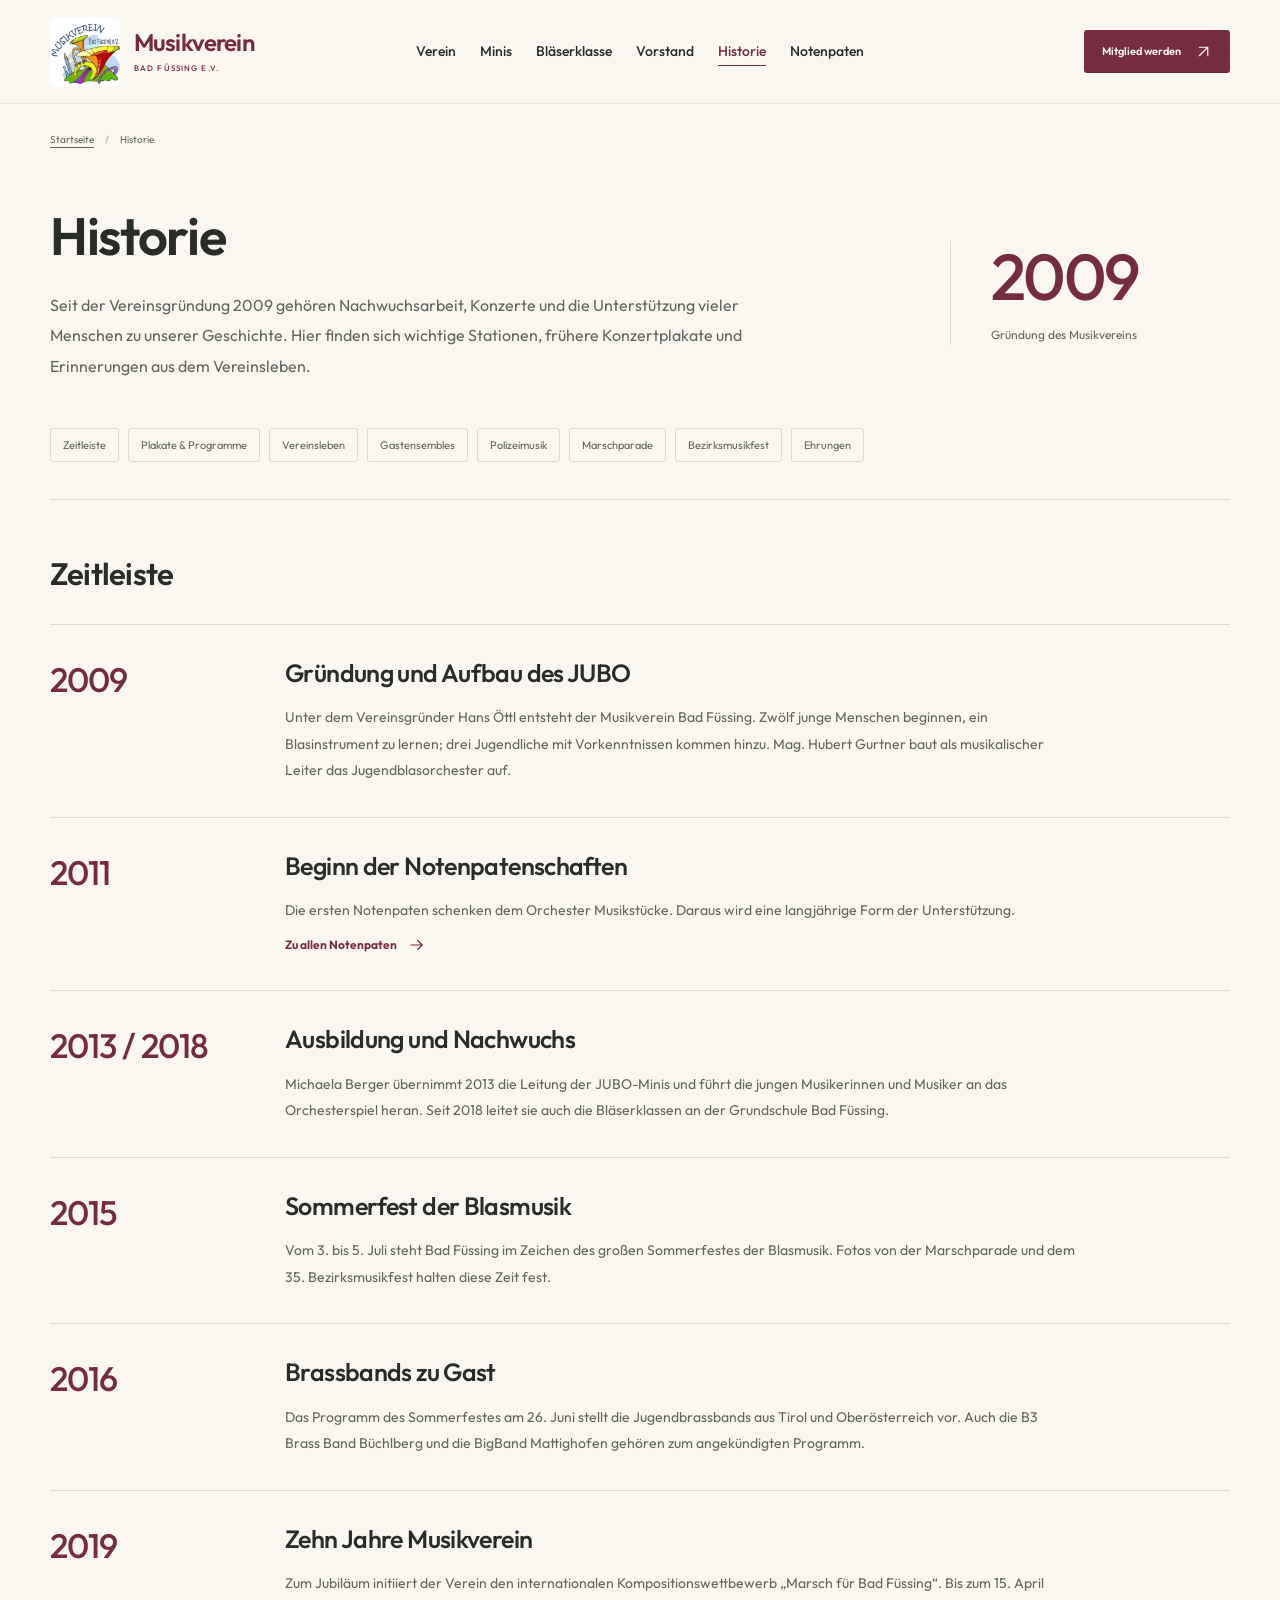
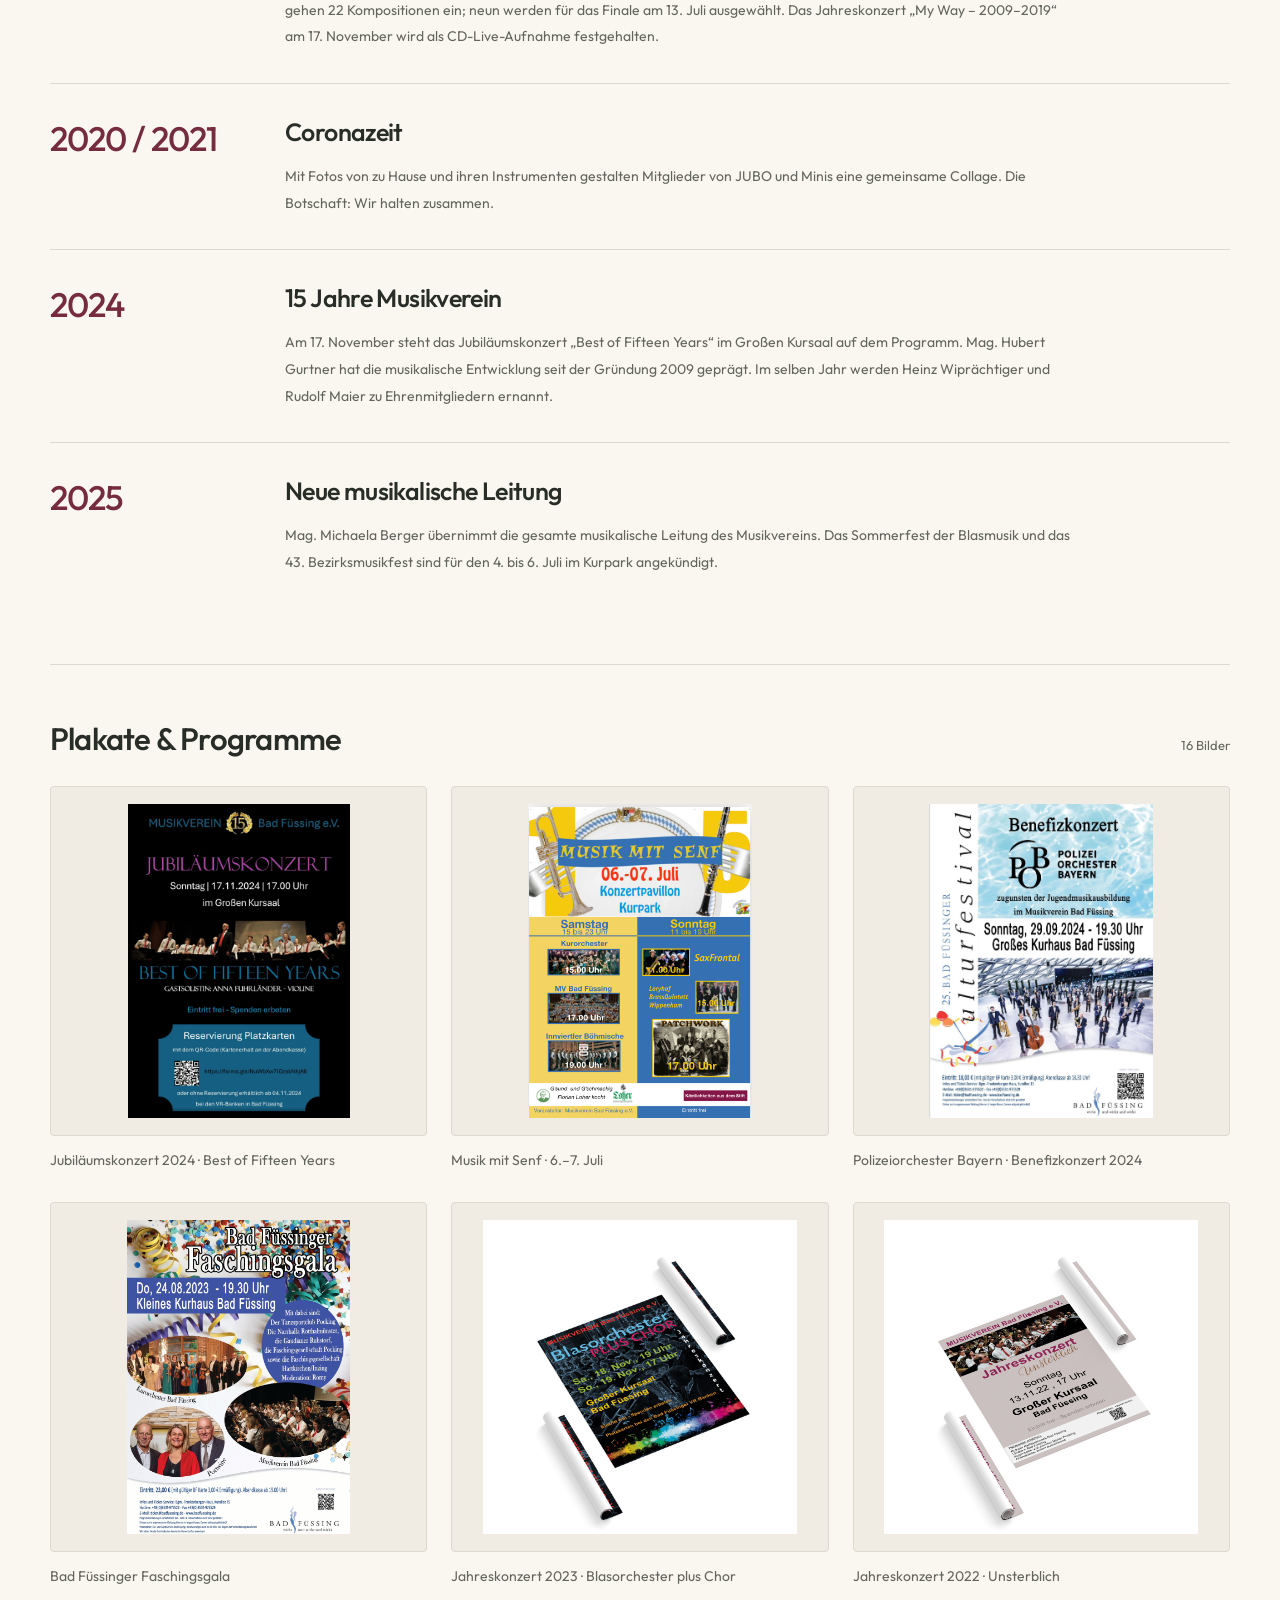
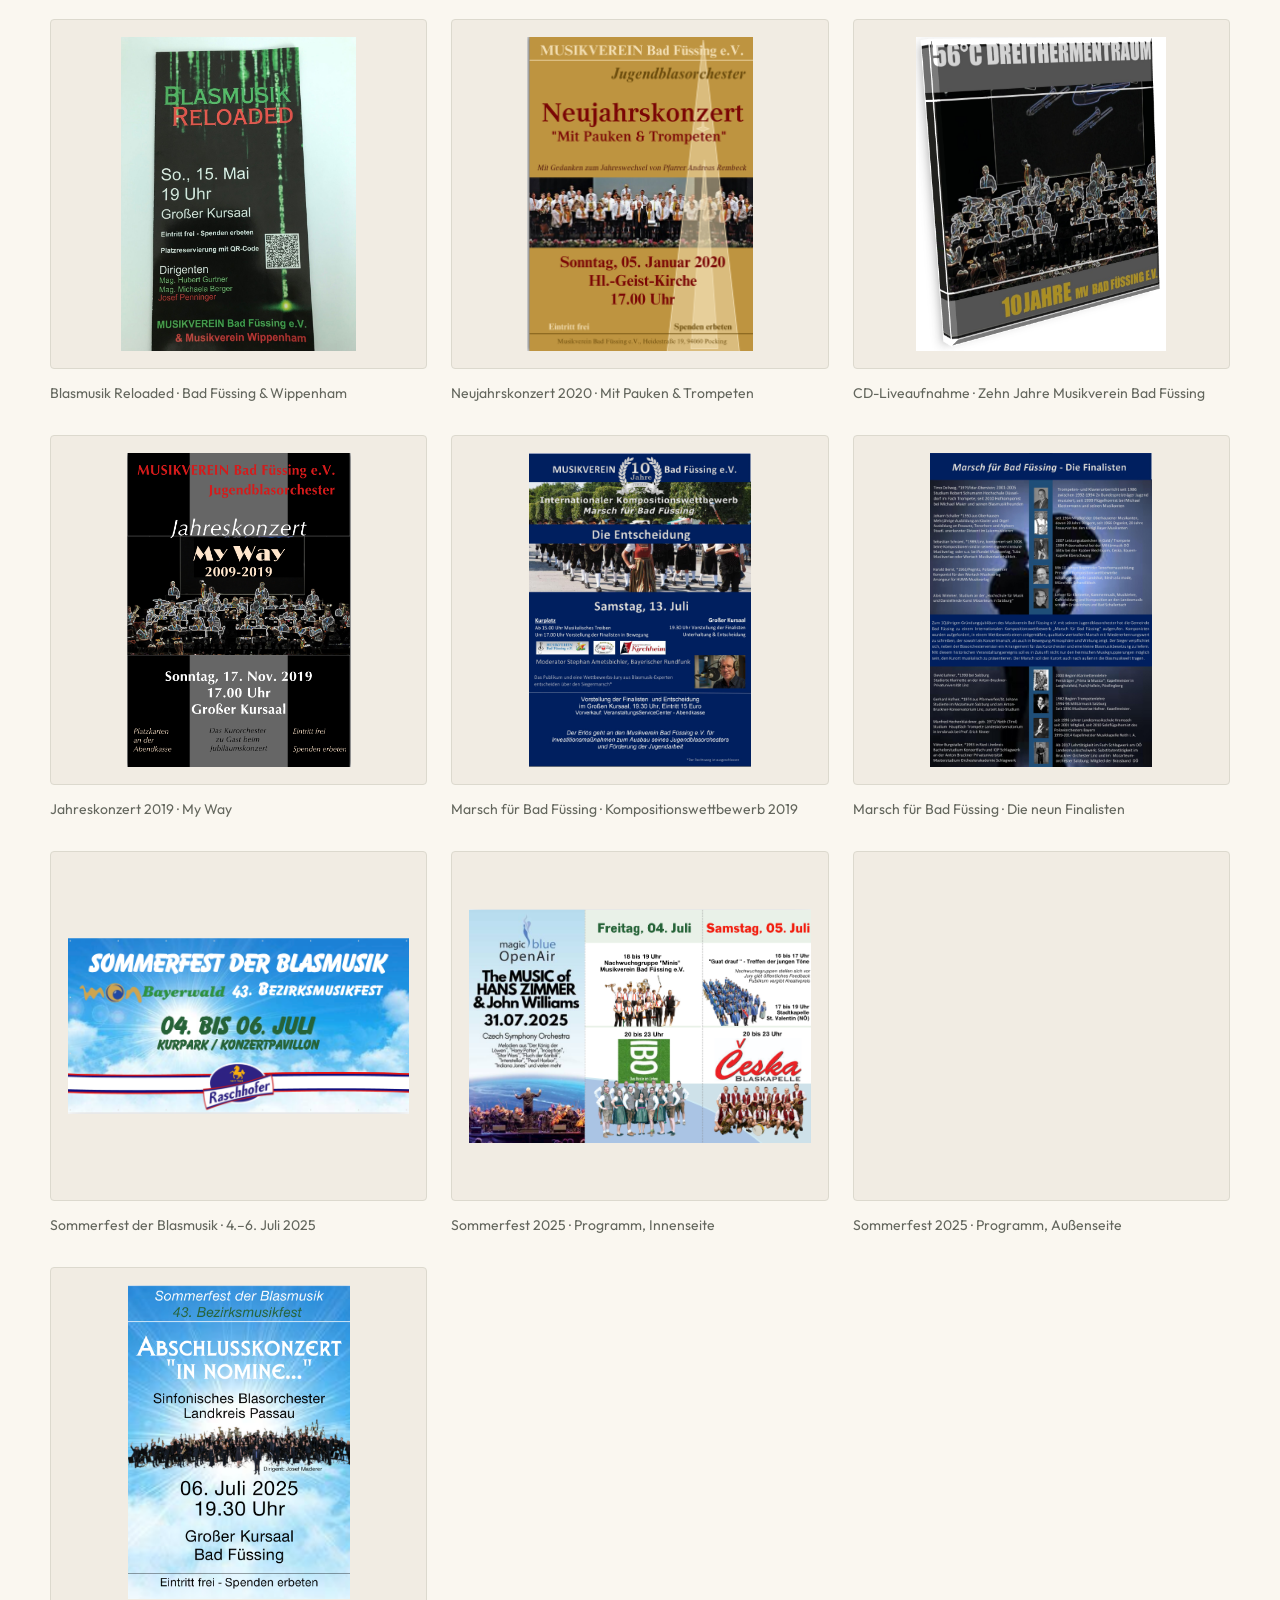
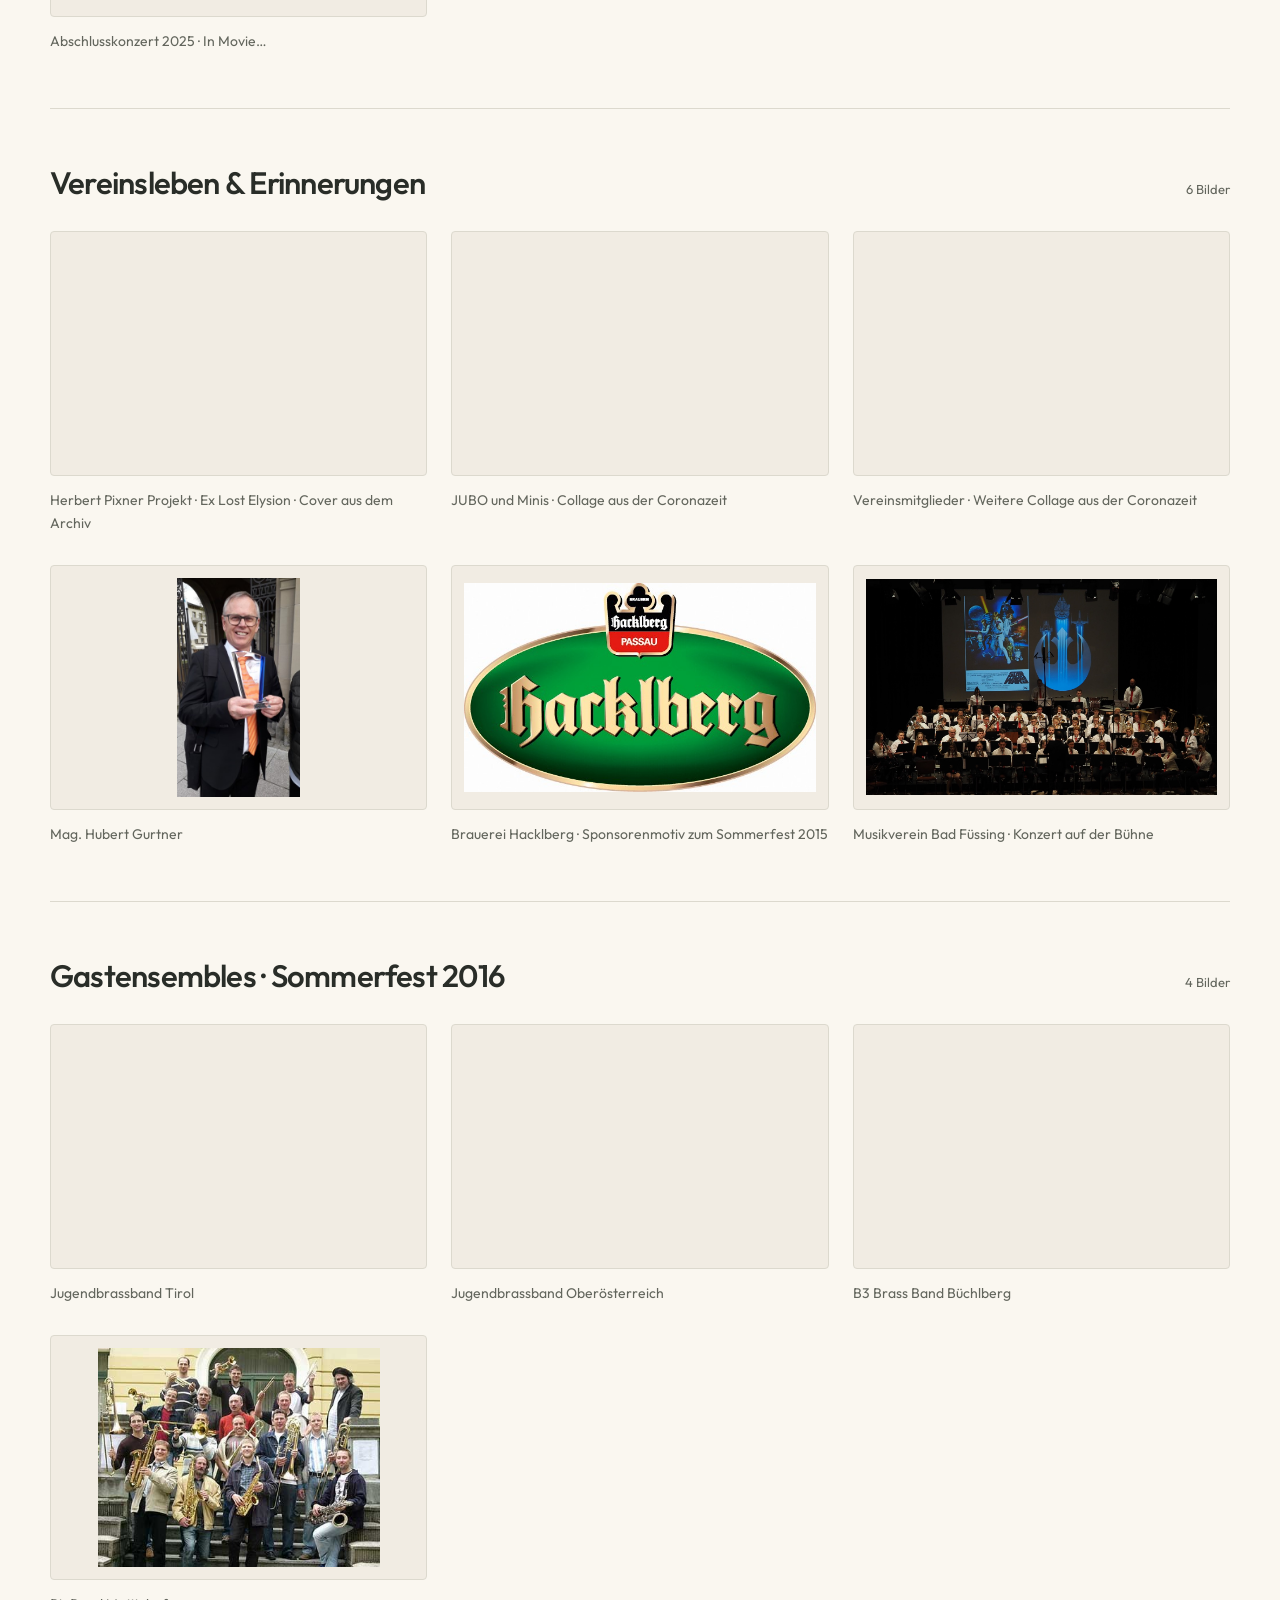
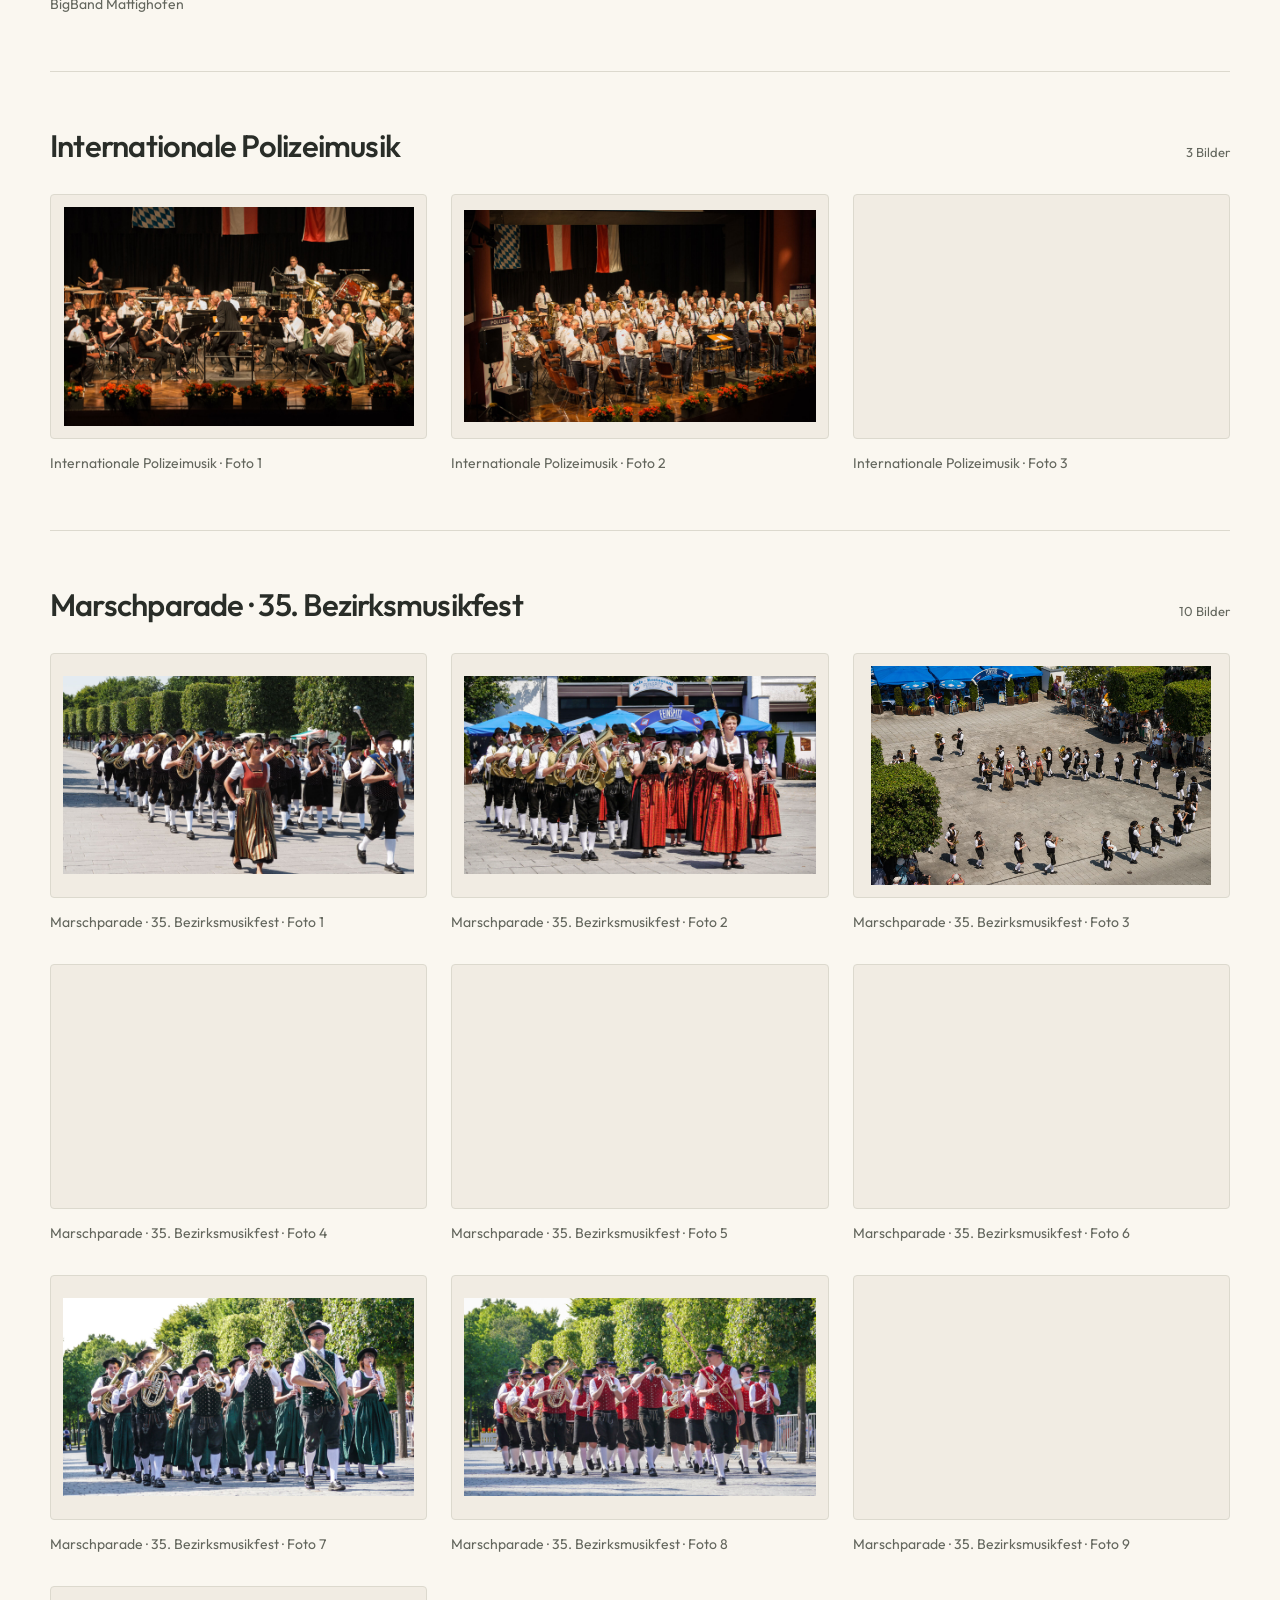
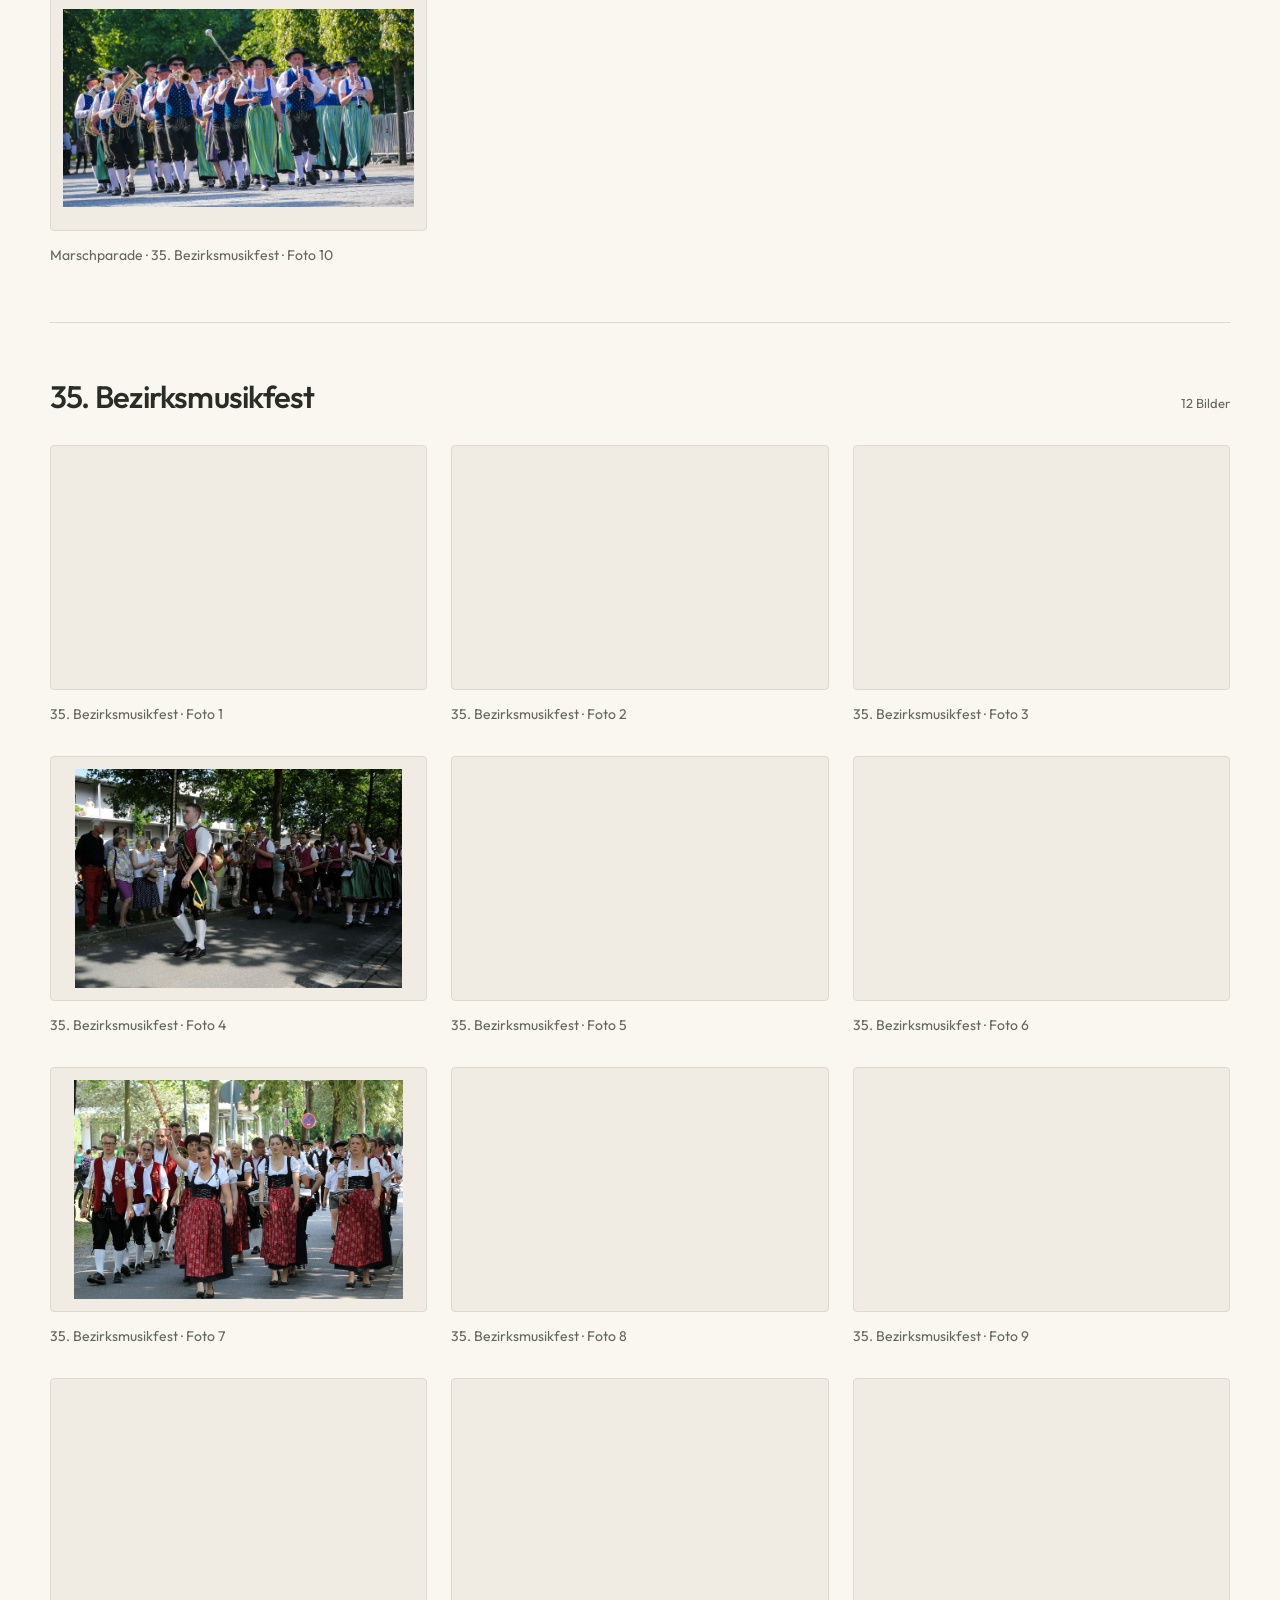
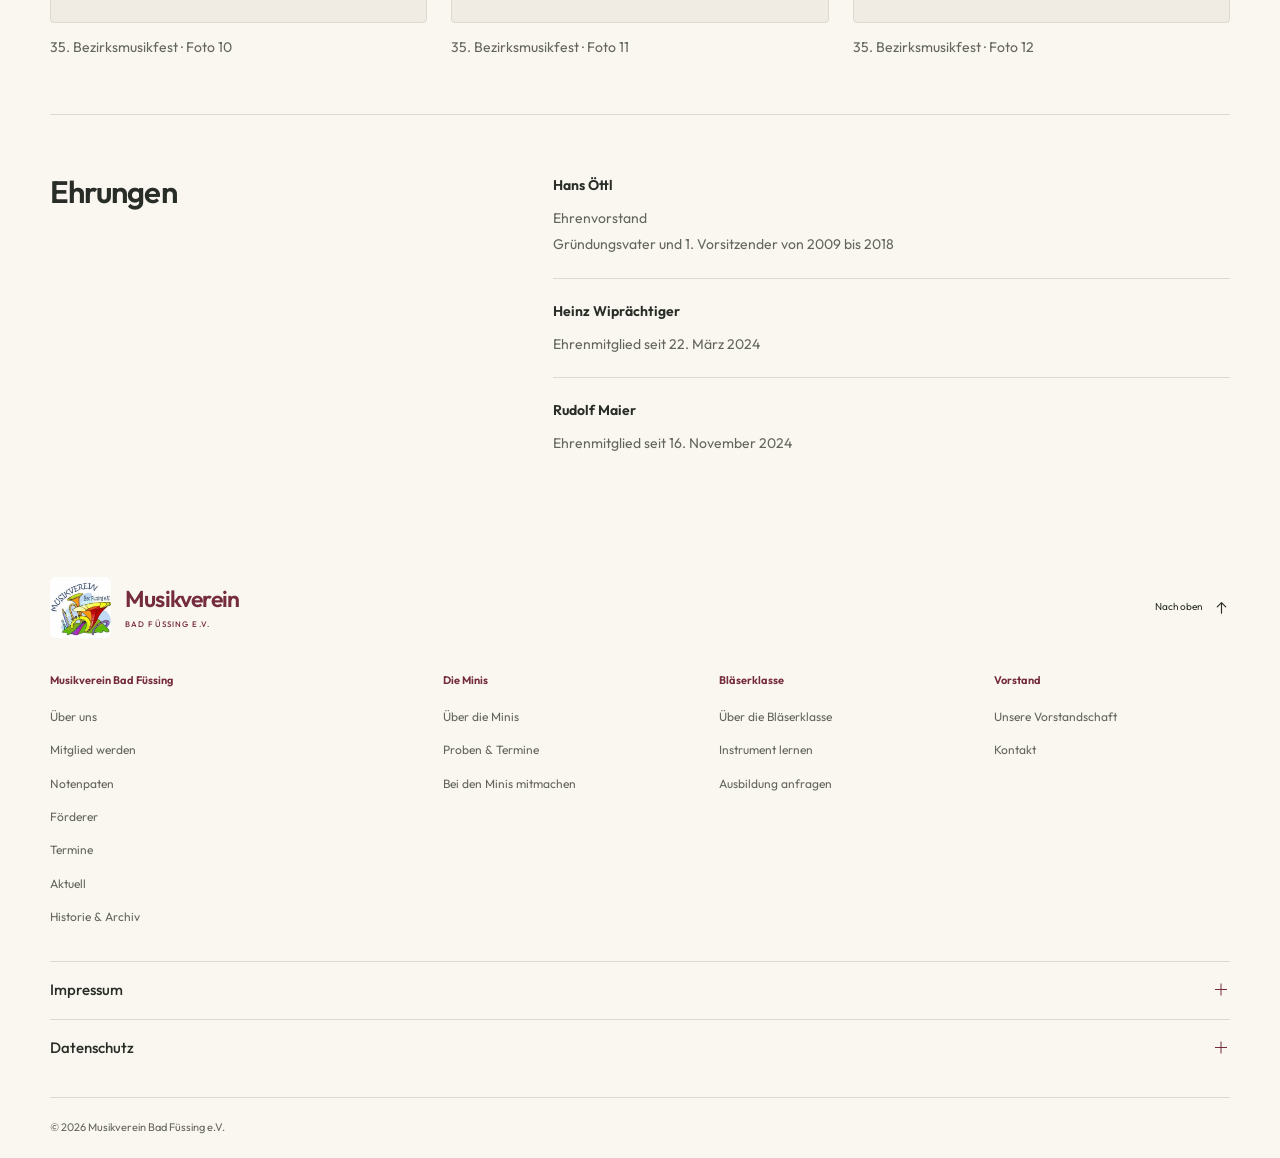
<file: historie.html>
<!doctype html>
<html lang="de">
<head>
  <meta charset="utf-8">
  <meta name="viewport" content="width=device-width, initial-scale=1">
  <meta name="description" content="Die Geschichte des Musikvereins Bad Füssing seit 2009: Gründung, Nachwuchsarbeit, Konzerte, Plakate und Ehrungen.">
  <meta name="theme-color" content="#752c3e">
  <meta name="robots" content="noindex, nofollow">
  <title>Historie & Konzertarchiv | Musikverein Bad Füssing</title>
  <link rel="preload" href="assets/fonts/outfit-latin.woff2" as="font" type="font/woff2" crossorigin>
  <link rel="icon" href="assets/logo-musikverein.png" type="image/png">
  <link rel="stylesheet" href="assets/styles.css">
  <link rel="stylesheet" href="assets/structure.css">
  <link rel="stylesheet" href="assets/review.css">
  <link rel="stylesheet" href="assets/heritage.css">
  <link rel="stylesheet" href="assets/outfit.css">
  <link rel="stylesheet" href="assets/programme.css">
  <link rel="stylesheet" href="assets/stage.css">
  <link rel="stylesheet" href="assets/legal.css">
  <script src="assets/script.js" defer></script>
</head>
<body class="page-history"><svg class="icon-library" xmlns="http://www.w3.org/2000/svg" aria-hidden="true">
    <symbol id="i-arrow" viewBox="0 0 24 24"><path d="M4 12h15m-6-6 6 6-6 6"/></symbol>
    <symbol id="i-diagonal" viewBox="0 0 24 24"><path d="M6 18 18 6M6 6h12v12"/></symbol>
    <symbol id="i-pin" viewBox="0 0 24 24"><path d="M19 10c0 5-7 11-7 11S5 15 5 10a7 7 0 1 1 14 0Z"/><circle cx="12" cy="10" r="2.5"/></symbol>
    <symbol id="i-clock" viewBox="0 0 24 24"><circle cx="12" cy="12" r="9"/><path d="M12 7v5l3 2"/></symbol>
    <symbol id="i-mail" viewBox="0 0 24 24"><rect x="3" y="5" width="18" height="14" rx="2"/><path d="m4 7 8 6 8-6"/></symbol>
    <symbol id="i-calendar" viewBox="0 0 24 24"><rect x="3" y="5" width="18" height="16" rx="2"/><path d="M7 3v4m10-4v4M3 11h18m-13 4h2m4 0h2m-8 3h2"/></symbol>
    <symbol id="i-plus" viewBox="0 0 24 24"><path d="M5 12h14M12 5v14"/></symbol>
    <symbol id="i-close" viewBox="0 0 24 24"><path d="m6 6 12 12M6 18 18 6"/></symbol>
    <symbol id="i-note" viewBox="0 0 24 24"><path d="M9 18V5l11-2v13M9 8l11-2"/><ellipse cx="6" cy="18" rx="3" ry="2.5"/><ellipse cx="17" cy="16" rx="3" ry="2.5"/></symbol>
    <symbol id="i-heart" viewBox="0 0 24 24"><path d="M20 5c-3-3-6-1-8 1C10 4 7 2 4 5c-5 5 2 10 8 15 6-5 13-10 8-15Z"/></symbol>
  </svg><a class="skip-link" href="#inhalt">Zum Inhalt springen</a><header class="site-header"><div class="container header-inner"><a class="brand" href="index.html" aria-label="Musikverein Bad Füssing – zur Startseite"><img class="brand-logo" src="assets/logo-musikverein.png" alt="Logo des Musikvereins Bad Füssing e.V." width="447" height="447"><span class="brand-type">Musikverein<span>BAD FÜSSING E.V.</span></span></a><button class="menu-toggle" type="button" aria-controls="main-navigation header-membership" aria-expanded="false"><span>Menü</span><span class="menu-lines" aria-hidden="true"></span></button><nav class="site-nav" id="main-navigation" aria-label="Hauptnavigation"><a class="nav-page-link" href="verein.html">Verein</a><a class="nav-page-link" href="minis.html">Minis</a><a class="nav-page-link" href="blaeserklasse.html">Bläserklasse</a><a class="nav-page-link" href="vorstand.html">Vorstand</a><a class="nav-page-link is-current" href="historie.html" aria-current="page">Historie</a><a class="nav-page-link" href="notenpaten.html">Notenpaten</a></nav><a class="nav-membership header-membership" id="header-membership" href="verein.html">Mitglied werden <svg class="icon" aria-hidden="true"><use href="#i-diagonal"/></svg></a></div></header><main id="inhalt"><div class="container"><nav class="breadcrumb" aria-label="Brotkrümelnavigation"><a href="index.html">Startseite</a><span aria-hidden="true">/</span><span aria-current="page">Historie</span></nav><section class="archive-intro" aria-labelledby="page-title"><div><h1 id="page-title">Historie</h1><p>Seit der Vereinsgründung 2009 gehören Nachwuchsarbeit, Konzerte und die Unterstützung vieler Menschen zu unserer Geschichte. Hier finden sich wichtige Stationen, frühere Konzertplakate und Erinnerungen aus dem Vereinsleben.</p></div><div class="archive-date"><strong>2009</strong><span>Gründung des Musikvereins</span></div></section><nav class="page-jump" aria-label="Auf dieser Seite"><a href="#geschichte">Zeitleiste</a><a href="#konzertarchiv">Plakate & Programme</a><a href="#erinnerungen">Vereinsleben</a><a href="#gastensembles">Gastensembles</a><a href="#polizeimusik">Polizeimusik</a><a href="#marschparade">Marschparade</a><a href="#bezirksmusikfest">Bezirksmusikfest</a><a href="#ehrungen">Ehrungen</a></nav><section class="heritage-section" id="geschichte" aria-labelledby="history-timeline-title"><h2 id="history-timeline-title">Zeitleiste</h2><ol class="heritage-timeline"><li><span class="heritage-year">2009</span><div><h3>Gründung und Aufbau des JUBO</h3><p>Unter dem Vereinsgründer Hans Öttl entsteht der Musikverein Bad Füssing. Zwölf junge Menschen beginnen, ein Blasinstrument zu lernen; drei Jugendliche mit Vorkenntnissen kommen hinzu. Mag. Hubert Gurtner baut als musikalischer Leiter das Jugendblasorchester auf.</p></div></li><li><span class="heritage-year">2011</span><div><h3>Beginn der Notenpatenschaften</h3><p>Die ersten Notenpaten schenken dem Orchester Musikstücke. Daraus wird eine langjährige Form der Unterstützung. <a class="text-link " href="notenpaten.html">Zu allen Notenpaten <svg class="icon" aria-hidden="true"><use href="#i-arrow"/></svg></a></p></div></li><li><span class="heritage-year">2013 / 2018</span><div><h3>Ausbildung und Nachwuchs</h3><p>Michaela Berger übernimmt 2013 die Leitung der JUBO-Minis und führt die jungen Musikerinnen und Musiker an das Orchesterspiel heran. Seit 2018 leitet sie auch die Bläserklassen an der Grundschule Bad Füssing.</p></div></li><li><span class="heritage-year">2015</span><div><h3>Sommerfest der Blasmusik</h3><p>Vom 3. bis 5. Juli steht Bad Füssing im Zeichen des großen Sommerfestes der Blasmusik. Fotos von der Marschparade und dem 35. Bezirksmusikfest halten diese Zeit fest.</p></div></li><li><span class="heritage-year">2016</span><div><h3>Brassbands zu Gast</h3><p>Das Programm des Sommerfestes am 26. Juni stellt die Jugendbrassbands aus Tirol und Oberösterreich vor. Auch die B3 Brass Band Büchlberg und die BigBand Mattighofen gehören zum angekündigten Programm.</p></div></li><li><span class="heritage-year">2019</span><div><h3>Zehn Jahre Musikverein</h3><p>Zum Jubiläum initiiert der Verein den internationalen Kompositionswettbewerb „Marsch für Bad Füssing“. Bis zum 15. April gehen 22 Kompositionen ein; neun werden für das Finale am 13. Juli ausgewählt. Das Jahreskonzert „My Way – 2009–2019“ am 17. November wird als CD-Live-Aufnahme festgehalten.</p></div></li><li><span class="heritage-year">2020 / 2021</span><div><h3>Coronazeit</h3><p>Mit Fotos von zu Hause und ihren Instrumenten gestalten Mitglieder von JUBO und Minis eine gemeinsame Collage. Die Botschaft: Wir halten zusammen.</p></div></li><li><span class="heritage-year">2024</span><div><h3>15 Jahre Musikverein</h3><p>Am 17. November steht das Jubiläumskonzert „Best of Fifteen Years“ im Großen Kursaal auf dem Programm. Mag. Hubert Gurtner hat die musikalische Entwicklung seit der Gründung 2009 geprägt. Im selben Jahr werden Heinz Wiprächtiger und Rudolf Maier zu Ehrenmitgliedern ernannt.</p></div></li><li><span class="heritage-year">2025</span><div><h3>Neue musikalische Leitung</h3><p>Mag. Michaela Berger übernimmt die gesamte musikalische Leitung des Musikvereins. Das Sommerfest der Blasmusik und das 43. Bezirksmusikfest sind für den 4. bis 6. Juli im Kurpark angekündigt.</p></div></li></ol></section><section class="heritage-section history-album history-album-posters" id="konzertarchiv" aria-labelledby="title-konzertarchiv"><div class="history-album-heading"><h2 id="title-konzertarchiv">Plakate & Programme</h2><span>16 Bilder</span></div><div class="history-image-grid"><figure class="history-image" data-history-id="1"><a href="assets/photos/historie-jubilaeum-2024.jpg" data-lightbox data-caption="Jubiläumskonzert 2024 · Best of Fifteen Years" aria-label="Jubiläumskonzert 2024 · Best of Fifteen Years – vergrößern"><img src="assets/photos/historie-jubilaeum-2024.jpg" alt="Originalplakat oder Programm: Jubiläumskonzert 2024 · Best of Fifteen Years" width="1200" height="1697" loading="lazy" decoding="async"></a><figcaption>Jubiläumskonzert 2024 · Best of Fifteen Years</figcaption></figure><figure class="history-image" data-history-id="2"><a href="assets/photos/historie-komplett-02.png" data-lightbox data-caption="Musik mit Senf · 6.–7. Juli" aria-label="Musik mit Senf · 6.–7. Juli – vergrößern"><img src="assets/photos/historie-komplett-02.png" alt="Originalplakat oder Programm: Musik mit Senf · 6.–7. Juli" width="802" height="1126" loading="lazy" decoding="async"></a><figcaption>Musik mit Senf · 6.–7. Juli</figcaption></figure><figure class="history-image" data-history-id="3"><a href="assets/photos/historie-komplett-03.jpg" data-lightbox data-caption="Polizeiorchester Bayern · Benefizkonzert 2024" aria-label="Polizeiorchester Bayern · Benefizkonzert 2024 – vergrößern"><img src="assets/photos/historie-komplett-03.jpg" alt="Originalplakat oder Programm: Polizeiorchester Bayern · Benefizkonzert 2024" width="1071" height="1501" loading="lazy" decoding="async"></a><figcaption>Polizeiorchester Bayern · Benefizkonzert 2024</figcaption></figure><figure class="history-image" data-history-id="4"><a href="assets/photos/historie-komplett-04.jpg" data-lightbox data-caption="Bad Füssinger Faschingsgala" aria-label="Bad Füssinger Faschingsgala – vergrößern"><img src="assets/photos/historie-komplett-04.jpg" alt="Originalplakat oder Programm: Bad Füssinger Faschingsgala" width="1600" height="2257" loading="lazy" decoding="async"></a><figcaption>Bad Füssinger Faschingsgala</figcaption></figure><figure class="history-image" data-history-id="5"><a href="assets/photos/historie-jahreskonzert-2023.jpg" data-lightbox data-caption="Jahreskonzert 2023 · Blasorchester plus Chor" aria-label="Jahreskonzert 2023 · Blasorchester plus Chor – vergrößern"><img src="assets/photos/historie-jahreskonzert-2023.jpg" alt="Originalplakat oder Programm: Jahreskonzert 2023 · Blasorchester plus Chor" width="1024" height="1024" loading="lazy" decoding="async"></a><figcaption>Jahreskonzert 2023 · Blasorchester plus Chor</figcaption></figure><figure class="history-image" data-history-id="6"><a href="assets/photos/historie-jahreskonzert-2022.png" data-lightbox data-caption="Jahreskonzert 2022 · Unsterblich" aria-label="Jahreskonzert 2022 · Unsterblich – vergrößern"><img src="assets/photos/historie-jahreskonzert-2022.png" alt="Originalplakat oder Programm: Jahreskonzert 2022 · Unsterblich" width="1200" height="1200" loading="lazy" decoding="async"></a><figcaption>Jahreskonzert 2022 · Unsterblich</figcaption></figure><figure class="history-image" data-history-id="8"><a href="assets/photos/historie-komplett-08.jpg" data-lightbox data-caption="Blasmusik Reloaded · Bad Füssing &amp; Wippenham" aria-label="Blasmusik Reloaded · Bad Füssing &amp; Wippenham – vergrößern"><img src="assets/photos/historie-komplett-08.jpg" alt="Originalplakat oder Programm: Blasmusik Reloaded · Bad Füssing &amp; Wippenham" width="1600" height="2133" loading="lazy" decoding="async"></a><figcaption>Blasmusik Reloaded · Bad Füssing &amp; Wippenham</figcaption></figure><figure class="history-image" data-history-id="11"><a href="assets/photos/historie-komplett-11.png" data-lightbox data-caption="Neujahrskonzert 2020 · Mit Pauken &amp; Trompeten" aria-label="Neujahrskonzert 2020 · Mit Pauken &amp; Trompeten – vergrößern"><img src="assets/photos/historie-komplett-11.png" alt="Originalplakat oder Programm: Neujahrskonzert 2020 · Mit Pauken &amp; Trompeten" width="456" height="636" loading="lazy" decoding="async"></a><figcaption>Neujahrskonzert 2020 · Mit Pauken &amp; Trompeten</figcaption></figure><figure class="history-image" data-history-id="12"><a href="assets/photos/historie-komplett-12.png" data-lightbox data-caption="CD-Liveaufnahme · Zehn Jahre Musikverein Bad Füssing" aria-label="CD-Liveaufnahme · Zehn Jahre Musikverein Bad Füssing – vergrößern"><img src="assets/photos/historie-komplett-12.png" alt="Originalplakat oder Programm: CD-Liveaufnahme · Zehn Jahre Musikverein Bad Füssing" width="405" height="509" loading="lazy" decoding="async"></a><figcaption>CD-Liveaufnahme · Zehn Jahre Musikverein Bad Füssing</figcaption></figure><figure class="history-image" data-history-id="13"><a href="assets/photos/historie-jahreskonzert-2019.png" data-lightbox data-caption="Jahreskonzert 2019 · My Way" aria-label="Jahreskonzert 2019 · My Way – vergrößern"><img src="assets/photos/historie-jahreskonzert-2019.png" alt="Originalplakat oder Programm: Jahreskonzert 2019 · My Way" width="423" height="593" loading="lazy" decoding="async"></a><figcaption>Jahreskonzert 2019 · My Way</figcaption></figure><figure class="history-image" data-history-id="14"><a href="assets/photos/historie-marschwettbewerb.jpg" data-lightbox data-caption="Marsch für Bad Füssing · Kompositionswettbewerb 2019" aria-label="Marsch für Bad Füssing · Kompositionswettbewerb 2019 – vergrößern"><img src="assets/photos/historie-marschwettbewerb.jpg" alt="Originalplakat oder Programm: Marsch für Bad Füssing · Kompositionswettbewerb 2019" width="1200" height="1696" loading="lazy" decoding="async"></a><figcaption>Marsch für Bad Füssing · Kompositionswettbewerb 2019</figcaption></figure><figure class="history-image" data-history-id="15"><a href="assets/photos/historie-komplett-15.jpg" data-lightbox data-caption="Marsch für Bad Füssing · Die neun Finalisten" aria-label="Marsch für Bad Füssing · Die neun Finalisten – vergrößern"><img src="assets/photos/historie-komplett-15.jpg" alt="Originalplakat oder Programm: Marsch für Bad Füssing · Die neun Finalisten" width="1200" height="1696" loading="lazy" decoding="async"></a><figcaption>Marsch für Bad Füssing · Die neun Finalisten</figcaption></figure><figure class="history-image" data-history-id="17"><a href="assets/photos/historie-sommerfest-2025.png" data-lightbox data-caption="Sommerfest der Blasmusik · 4.–6. Juli 2025" aria-label="Sommerfest der Blasmusik · 4.–6. Juli 2025 – vergrößern"><img src="assets/photos/historie-sommerfest-2025.png" alt="Originalplakat oder Programm: Sommerfest der Blasmusik · 4.–6. Juli 2025" width="1528" height="786" loading="lazy" decoding="async"></a><figcaption>Sommerfest der Blasmusik · 4.–6. Juli 2025</figcaption></figure><figure class="history-image" data-history-id="18"><a href="assets/photos/historie-komplett-18.png" data-lightbox data-caption="Sommerfest 2025 · Programm, Innenseite" aria-label="Sommerfest 2025 · Programm, Innenseite – vergrößern"><img src="assets/photos/historie-komplett-18.png" alt="Originalplakat oder Programm: Sommerfest 2025 · Programm, Innenseite" width="1702" height="1168" loading="lazy" decoding="async"></a><figcaption>Sommerfest 2025 · Programm, Innenseite</figcaption></figure><figure class="history-image" data-history-id="19"><a href="assets/photos/historie-komplett-19.png" data-lightbox data-caption="Sommerfest 2025 · Programm, Außenseite" aria-label="Sommerfest 2025 · Programm, Außenseite – vergrößern"><img src="assets/photos/historie-komplett-19.png" alt="Originalplakat oder Programm: Sommerfest 2025 · Programm, Außenseite" width="1732" height="1166" loading="lazy" decoding="async"></a><figcaption>Sommerfest 2025 · Programm, Außenseite</figcaption></figure><figure class="history-image" data-history-id="20"><a href="assets/photos/historie-komplett-20.png" data-lightbox data-caption="Abschlusskonzert 2025 · In Movie…" aria-label="Abschlusskonzert 2025 · In Movie… – vergrößern"><img src="assets/photos/historie-komplett-20.png" alt="Originalplakat oder Programm: Abschlusskonzert 2025 · In Movie…" width="712" height="1006" loading="lazy" decoding="async"></a><figcaption>Abschlusskonzert 2025 · In Movie…</figcaption></figure></div></section><section class="heritage-section history-album" id="erinnerungen" aria-labelledby="title-erinnerungen"><div class="history-album-heading"><h2 id="title-erinnerungen">Vereinsleben & Erinnerungen</h2><span>6 Bilder</span></div><div class="history-image-grid"><figure class="history-image" data-history-id="7"><a href="assets/photos/historie-komplett-07.png" data-lightbox data-caption="Herbert Pixner Projekt · Ex Lost Elysion · Cover aus dem Archiv" aria-label="Herbert Pixner Projekt · Ex Lost Elysion · Cover aus dem Archiv – vergrößern"><img src="assets/photos/historie-komplett-07.png" alt="Cover von Ex Lost Elysion des Herbert Pixner Projekts aus der bisherigen Historie" width="604" height="546" loading="lazy" decoding="async"></a><figcaption>Herbert Pixner Projekt · Ex Lost Elysion · Cover aus dem Archiv</figcaption></figure><figure class="history-image" data-history-id="9"><a href="assets/photos/historie-corona-collage.jpg" data-lightbox data-caption="JUBO und Minis · Collage aus der Coronazeit" aria-label="JUBO und Minis · Collage aus der Coronazeit – vergrößern"><img src="assets/photos/historie-corona-collage.jpg" alt="Fotocollage mit Vereinsmitgliedern, Instrumenten und Botschaften aus der Coronazeit" width="1200" height="1152" loading="lazy" decoding="async"></a><figcaption>JUBO und Minis · Collage aus der Coronazeit</figcaption></figure><figure class="history-image" data-history-id="10"><a href="assets/photos/historie-komplett-10.jpg" data-lightbox data-caption="Vereinsmitglieder · Weitere Collage aus der Coronazeit" aria-label="Vereinsmitglieder · Weitere Collage aus der Coronazeit – vergrößern"><img src="assets/photos/historie-komplett-10.jpg" alt="Fotocollage mit Vereinsmitgliedern, Instrumenten und Botschaften aus der Coronazeit" width="1600" height="1600" loading="lazy" decoding="async"></a><figcaption>Vereinsmitglieder · Weitere Collage aus der Coronazeit</figcaption></figure><figure class="history-image" data-history-id="16"><a href="assets/photos/historie-komplett-16.jpg" data-lightbox data-caption="Mag. Hubert Gurtner" aria-label="Mag. Hubert Gurtner – vergrößern"><img src="assets/photos/historie-komplett-16.jpg" alt="Porträt von Mag. Hubert Gurtner mit einer Auszeichnung" width="304" height="540" loading="lazy" decoding="async"></a><figcaption>Mag. Hubert Gurtner</figcaption></figure><figure class="history-image" data-history-id="25"><a href="assets/photos/historie-komplett-25.jpg" data-lightbox data-caption="Brauerei Hacklberg · Sponsorenmotiv zum Sommerfest 2015" aria-label="Brauerei Hacklberg · Sponsorenmotiv zum Sommerfest 2015 – vergrößern"><img src="assets/photos/historie-komplett-25.jpg" alt="Historisches Sponsorenlogo der Brauerei Hacklberg beim Sommerfest 2015" width="609" height="361" loading="lazy" decoding="async"></a><figcaption>Brauerei Hacklberg · Sponsorenmotiv zum Sommerfest 2015</figcaption></figure><figure class="history-image" data-history-id="51"><a href="assets/photos/konzert-buehne-gross.jpg" data-lightbox data-caption="Musikverein Bad Füssing · Konzert auf der Bühne" aria-label="Musikverein Bad Füssing · Konzert auf der Bühne – vergrößern"><img src="assets/photos/konzert-buehne-gross.jpg" alt="Das vollständige Orchester des Musikvereins Bad Füssing bei einem Konzert auf der Bühne" width="2600" height="1599" loading="lazy" decoding="async"></a><figcaption>Musikverein Bad Füssing · Konzert auf der Bühne</figcaption></figure></div></section><section class="heritage-section history-album" id="gastensembles" aria-labelledby="title-gastensembles"><div class="history-album-heading"><h2 id="title-gastensembles">Gastensembles · Sommerfest 2016</h2><span>4 Bilder</span></div><div class="history-image-grid"><figure class="history-image" data-history-id="21"><a href="assets/photos/historie-komplett-21.jpg" data-lightbox data-caption="Jugendbrassband Tirol" aria-label="Jugendbrassband Tirol – vergrößern"><img src="assets/photos/historie-komplett-21.jpg" alt="Archivfoto des Gastensembles Jugendbrassband Tirol" width="960" height="638" loading="lazy" decoding="async"></a><figcaption>Jugendbrassband Tirol</figcaption></figure><figure class="history-image" data-history-id="22"><a href="assets/photos/historie-komplett-22.jpg" data-lightbox data-caption="Jugendbrassband Oberösterreich" aria-label="Jugendbrassband Oberösterreich – vergrößern"><img src="assets/photos/historie-komplett-22.jpg" alt="Archivfoto des Gastensembles Jugendbrassband Oberösterreich" width="600" height="450" loading="lazy" decoding="async"></a><figcaption>Jugendbrassband Oberösterreich</figcaption></figure><figure class="history-image" data-history-id="23"><a href="assets/photos/historie-komplett-23.jpg" data-lightbox data-caption="B3 Brass Band Büchlberg" aria-label="B3 Brass Band Büchlberg – vergrößern"><img src="assets/photos/historie-komplett-23.jpg" alt="Archivfoto des Gastensembles B3 Brass Band Büchlberg" width="1200" height="800" loading="lazy" decoding="async"></a><figcaption>B3 Brass Band Büchlberg</figcaption></figure><figure class="history-image" data-history-id="24"><a href="assets/photos/historie-komplett-24.jpg" data-lightbox data-caption="BigBand Mattighofen" aria-label="BigBand Mattighofen – vergrößern"><img src="assets/photos/historie-komplett-24.jpg" alt="Archivfoto des Gastensembles BigBand Mattighofen" width="400" height="311" loading="lazy" decoding="async"></a><figcaption>BigBand Mattighofen</figcaption></figure></div></section><section class="heritage-section history-album" id="polizeimusik" aria-labelledby="title-polizeimusik"><div class="history-album-heading"><h2 id="title-polizeimusik">Internationale Polizeimusik</h2><span>3 Bilder</span></div><div class="history-image-grid"><figure class="history-image" data-history-id="26"><a href="assets/photos/historie-komplett-26.jpg" data-lightbox data-caption="Internationale Polizeimusik · Foto 1" aria-label="Internationale Polizeimusik · Foto 1 – vergrößern"><img src="assets/photos/historie-komplett-26.jpg" alt="Musikerinnen und Musiker bei einem Konzert der Internationalen Polizeimusik, Archivfoto 1" width="1600" height="1002" loading="lazy" decoding="async"></a><figcaption>Internationale Polizeimusik · Foto 1</figcaption></figure><figure class="history-image" data-history-id="27"><a href="assets/photos/historie-komplett-27.jpg" data-lightbox data-caption="Internationale Polizeimusik · Foto 2" aria-label="Internationale Polizeimusik · Foto 2 – vergrößern"><img src="assets/photos/historie-komplett-27.jpg" alt="Musikerinnen und Musiker bei einem Konzert der Internationalen Polizeimusik, Archivfoto 2" width="1600" height="967" loading="lazy" decoding="async"></a><figcaption>Internationale Polizeimusik · Foto 2</figcaption></figure><figure class="history-image" data-history-id="28"><a href="assets/photos/historie-komplett-28.jpg" data-lightbox data-caption="Internationale Polizeimusik · Foto 3" aria-label="Internationale Polizeimusik · Foto 3 – vergrößern"><img src="assets/photos/historie-komplett-28.jpg" alt="Musikerinnen und Musiker bei einem Konzert der Internationalen Polizeimusik, Archivfoto 3" width="1600" height="1007" loading="lazy" decoding="async"></a><figcaption>Internationale Polizeimusik · Foto 3</figcaption></figure></div></section><section class="heritage-section history-album" id="marschparade" aria-labelledby="title-marschparade"><div class="history-album-heading"><h2 id="title-marschparade">Marschparade · 35. Bezirksmusikfest</h2><span>10 Bilder</span></div><div class="history-image-grid"><figure class="history-image" data-history-id="29"><a href="assets/photos/historie-komplett-29.jpg" data-lightbox data-caption="Marschparade · 35. Bezirksmusikfest · Foto 1" aria-label="Marschparade · 35. Bezirksmusikfest · Foto 1 – vergrößern"><img src="assets/photos/historie-komplett-29.jpg" alt="Musikkapelle bei der Marschparade zum 35. Bezirksmusikfest, Archivfoto 1" width="1600" height="900" loading="lazy" decoding="async"></a><figcaption>Marschparade · 35. Bezirksmusikfest · Foto 1</figcaption></figure><figure class="history-image" data-history-id="30"><a href="assets/photos/historie-komplett-30.jpg" data-lightbox data-caption="Marschparade · 35. Bezirksmusikfest · Foto 2" aria-label="Marschparade · 35. Bezirksmusikfest · Foto 2 – vergrößern"><img src="assets/photos/historie-komplett-30.jpg" alt="Musikkapelle bei der Marschparade zum 35. Bezirksmusikfest, Archivfoto 2" width="1600" height="900" loading="lazy" decoding="async"></a><figcaption>Marschparade · 35. Bezirksmusikfest · Foto 2</figcaption></figure><figure class="history-image" data-history-id="31"><a href="assets/photos/historie-sommerfest-2015.jpg" data-lightbox data-caption="Marschparade · 35. Bezirksmusikfest · Foto 3" aria-label="Marschparade · 35. Bezirksmusikfest · Foto 3 – vergrößern"><img src="assets/photos/historie-sommerfest-2015.jpg" alt="Musikkapelle bei der Marschparade zum 35. Bezirksmusikfest, Archivfoto 3" width="1200" height="773" loading="lazy" decoding="async"></a><figcaption>Marschparade · 35. Bezirksmusikfest · Foto 3</figcaption></figure><figure class="history-image" data-history-id="32"><a href="assets/photos/historie-komplett-32.jpg" data-lightbox data-caption="Marschparade · 35. Bezirksmusikfest · Foto 4" aria-label="Marschparade · 35. Bezirksmusikfest · Foto 4 – vergrößern"><img src="assets/photos/historie-komplett-32.jpg" alt="Musikkapelle bei der Marschparade zum 35. Bezirksmusikfest, Archivfoto 4" width="1600" height="1275" loading="lazy" decoding="async"></a><figcaption>Marschparade · 35. Bezirksmusikfest · Foto 4</figcaption></figure><figure class="history-image" data-history-id="33"><a href="assets/photos/historie-komplett-33.jpg" data-lightbox data-caption="Marschparade · 35. Bezirksmusikfest · Foto 5" aria-label="Marschparade · 35. Bezirksmusikfest · Foto 5 – vergrößern"><img src="assets/photos/historie-komplett-33.jpg" alt="Musikkapelle bei der Marschparade zum 35. Bezirksmusikfest, Archivfoto 5" width="1600" height="969" loading="lazy" decoding="async"></a><figcaption>Marschparade · 35. Bezirksmusikfest · Foto 5</figcaption></figure><figure class="history-image" data-history-id="34"><a href="assets/photos/historie-komplett-34.jpg" data-lightbox data-caption="Marschparade · 35. Bezirksmusikfest · Foto 6" aria-label="Marschparade · 35. Bezirksmusikfest · Foto 6 – vergrößern"><img src="assets/photos/historie-komplett-34.jpg" alt="Musikkapelle bei der Marschparade zum 35. Bezirksmusikfest, Archivfoto 6" width="1600" height="1012" loading="lazy" decoding="async"></a><figcaption>Marschparade · 35. Bezirksmusikfest · Foto 6</figcaption></figure><figure class="history-image" data-history-id="35"><a href="assets/photos/historie-komplett-35.jpg" data-lightbox data-caption="Marschparade · 35. Bezirksmusikfest · Foto 7" aria-label="Marschparade · 35. Bezirksmusikfest · Foto 7 – vergrößern"><img src="assets/photos/historie-komplett-35.jpg" alt="Musikkapelle bei der Marschparade zum 35. Bezirksmusikfest, Archivfoto 7" width="1600" height="900" loading="lazy" decoding="async"></a><figcaption>Marschparade · 35. Bezirksmusikfest · Foto 7</figcaption></figure><figure class="history-image" data-history-id="36"><a href="assets/photos/historie-komplett-36.jpg" data-lightbox data-caption="Marschparade · 35. Bezirksmusikfest · Foto 8" aria-label="Marschparade · 35. Bezirksmusikfest · Foto 8 – vergrößern"><img src="assets/photos/historie-komplett-36.jpg" alt="Musikkapelle bei der Marschparade zum 35. Bezirksmusikfest, Archivfoto 8" width="1600" height="900" loading="lazy" decoding="async"></a><figcaption>Marschparade · 35. Bezirksmusikfest · Foto 8</figcaption></figure><figure class="history-image" data-history-id="37"><a href="assets/photos/historie-komplett-37.jpg" data-lightbox data-caption="Marschparade · 35. Bezirksmusikfest · Foto 9" aria-label="Marschparade · 35. Bezirksmusikfest · Foto 9 – vergrößern"><img src="assets/photos/historie-komplett-37.jpg" alt="Musikkapelle bei der Marschparade zum 35. Bezirksmusikfest, Archivfoto 9" width="1600" height="1018" loading="lazy" decoding="async"></a><figcaption>Marschparade · 35. Bezirksmusikfest · Foto 9</figcaption></figure><figure class="history-image" data-history-id="38"><a href="assets/photos/historie-komplett-38.jpg" data-lightbox data-caption="Marschparade · 35. Bezirksmusikfest · Foto 10" aria-label="Marschparade · 35. Bezirksmusikfest · Foto 10 – vergrößern"><img src="assets/photos/historie-komplett-38.jpg" alt="Musikkapelle bei der Marschparade zum 35. Bezirksmusikfest, Archivfoto 10" width="1600" height="900" loading="lazy" decoding="async"></a><figcaption>Marschparade · 35. Bezirksmusikfest · Foto 10</figcaption></figure></div></section><section class="heritage-section history-album" id="bezirksmusikfest" aria-labelledby="title-bezirksmusikfest"><div class="history-album-heading"><h2 id="title-bezirksmusikfest">35. Bezirksmusikfest</h2><span>12 Bilder</span></div><div class="history-image-grid"><figure class="history-image" data-history-id="39"><a href="assets/photos/historie-komplett-39.jpg" data-lightbox data-caption="35. Bezirksmusikfest · Foto 1" aria-label="35. Bezirksmusikfest · Foto 1 – vergrößern"><img src="assets/photos/historie-komplett-39.jpg" alt="Impression vom 35. Bezirksmusikfest, Archivfoto 1" width="1600" height="1064" loading="lazy" decoding="async"></a><figcaption>35. Bezirksmusikfest · Foto 1</figcaption></figure><figure class="history-image" data-history-id="40"><a href="assets/photos/historie-komplett-40.jpg" data-lightbox data-caption="35. Bezirksmusikfest · Foto 2" aria-label="35. Bezirksmusikfest · Foto 2 – vergrößern"><img src="assets/photos/historie-komplett-40.jpg" alt="Impression vom 35. Bezirksmusikfest, Archivfoto 2" width="1600" height="1064" loading="lazy" decoding="async"></a><figcaption>35. Bezirksmusikfest · Foto 2</figcaption></figure><figure class="history-image" data-history-id="41"><a href="assets/photos/historie-komplett-41.jpg" data-lightbox data-caption="35. Bezirksmusikfest · Foto 3" aria-label="35. Bezirksmusikfest · Foto 3 – vergrößern"><img src="assets/photos/historie-komplett-41.jpg" alt="Impression vom 35. Bezirksmusikfest, Archivfoto 3" width="1600" height="1064" loading="lazy" decoding="async"></a><figcaption>35. Bezirksmusikfest · Foto 3</figcaption></figure><figure class="history-image" data-history-id="42"><a href="assets/photos/historie-komplett-42.jpg" data-lightbox data-caption="35. Bezirksmusikfest · Foto 4" aria-label="35. Bezirksmusikfest · Foto 4 – vergrößern"><img src="assets/photos/historie-komplett-42.jpg" alt="Impression vom 35. Bezirksmusikfest, Archivfoto 4" width="1600" height="1071" loading="lazy" decoding="async"></a><figcaption>35. Bezirksmusikfest · Foto 4</figcaption></figure><figure class="history-image" data-history-id="43"><a href="assets/photos/historie-komplett-43.jpg" data-lightbox data-caption="35. Bezirksmusikfest · Foto 5" aria-label="35. Bezirksmusikfest · Foto 5 – vergrößern"><img src="assets/photos/historie-komplett-43.jpg" alt="Impression vom 35. Bezirksmusikfest, Archivfoto 5" width="1600" height="1067" loading="lazy" decoding="async"></a><figcaption>35. Bezirksmusikfest · Foto 5</figcaption></figure><figure class="history-image" data-history-id="44"><a href="assets/photos/historie-komplett-44.jpg" data-lightbox data-caption="35. Bezirksmusikfest · Foto 6" aria-label="35. Bezirksmusikfest · Foto 6 – vergrößern"><img src="assets/photos/historie-komplett-44.jpg" alt="Impression vom 35. Bezirksmusikfest, Archivfoto 6" width="1600" height="1071" loading="lazy" decoding="async"></a><figcaption>35. Bezirksmusikfest · Foto 6</figcaption></figure><figure class="history-image" data-history-id="45"><a href="assets/photos/historie-komplett-45.jpg" data-lightbox data-caption="35. Bezirksmusikfest · Foto 7" aria-label="35. Bezirksmusikfest · Foto 7 – vergrößern"><img src="assets/photos/historie-komplett-45.jpg" alt="Impression vom 35. Bezirksmusikfest, Archivfoto 7" width="1600" height="1067" loading="lazy" decoding="async"></a><figcaption>35. Bezirksmusikfest · Foto 7</figcaption></figure><figure class="history-image" data-history-id="46"><a href="assets/photos/historie-komplett-46.jpg" data-lightbox data-caption="35. Bezirksmusikfest · Foto 8" aria-label="35. Bezirksmusikfest · Foto 8 – vergrößern"><img src="assets/photos/historie-komplett-46.jpg" alt="Impression vom 35. Bezirksmusikfest, Archivfoto 8" width="1600" height="1067" loading="lazy" decoding="async"></a><figcaption>35. Bezirksmusikfest · Foto 8</figcaption></figure><figure class="history-image" data-history-id="47"><a href="assets/photos/historie-komplett-47.jpg" data-lightbox data-caption="35. Bezirksmusikfest · Foto 9" aria-label="35. Bezirksmusikfest · Foto 9 – vergrößern"><img src="assets/photos/historie-komplett-47.jpg" alt="Impression vom 35. Bezirksmusikfest, Archivfoto 9" width="1600" height="1067" loading="lazy" decoding="async"></a><figcaption>35. Bezirksmusikfest · Foto 9</figcaption></figure><figure class="history-image" data-history-id="48"><a href="assets/photos/historie-komplett-48.jpg" data-lightbox data-caption="35. Bezirksmusikfest · Foto 10" aria-label="35. Bezirksmusikfest · Foto 10 – vergrößern"><img src="assets/photos/historie-komplett-48.jpg" alt="Impression vom 35. Bezirksmusikfest, Archivfoto 10" width="1600" height="1067" loading="lazy" decoding="async"></a><figcaption>35. Bezirksmusikfest · Foto 10</figcaption></figure><figure class="history-image" data-history-id="49"><a href="assets/photos/historie-komplett-49.jpg" data-lightbox data-caption="35. Bezirksmusikfest · Foto 11" aria-label="35. Bezirksmusikfest · Foto 11 – vergrößern"><img src="assets/photos/historie-komplett-49.jpg" alt="Impression vom 35. Bezirksmusikfest, Archivfoto 11" width="1600" height="1067" loading="lazy" decoding="async"></a><figcaption>35. Bezirksmusikfest · Foto 11</figcaption></figure><figure class="history-image" data-history-id="50"><a href="assets/photos/historie-komplett-50.jpg" data-lightbox data-caption="35. Bezirksmusikfest · Foto 12" aria-label="35. Bezirksmusikfest · Foto 12 – vergrößern"><img src="assets/photos/historie-komplett-50.jpg" alt="Impression vom 35. Bezirksmusikfest, Archivfoto 12" width="1600" height="900" loading="lazy" decoding="async"></a><figcaption>35. Bezirksmusikfest · Foto 12</figcaption></figure></div></section><section class="content-section section-two-column" id="ehrungen" aria-labelledby="title-ehrungen"><div><h2 id="title-ehrungen">Ehrungen</h2></div><div class="section-copy"><dl class="honours-list"><div><dt>Hans Öttl</dt><dd>Ehrenvorstand<br>Gründungsvater und 1. Vorsitzender von 2009 bis 2018</dd></div><div><dt>Heinz Wiprächtiger</dt><dd>Ehrenmitglied seit 22. März 2024</dd></div><div><dt>Rudolf Maier</dt><dd>Ehrenmitglied seit 16. November 2024</dd></div></dl></div></section></div></main><footer class="site-footer"><div class="container footer-top"><a class="brand footer-brand" href="index.html" aria-label="Musikverein Bad Füssing – zur Startseite"><img class="brand-logo" src="assets/logo-musikverein.png" alt="Logo des Musikvereins Bad Füssing e.V." width="447" height="447"><span class="brand-type">Musikverein<span>BAD FÜSSING E.V.</span></span></a><a class="back-top" href="#inhalt">Nach oben <svg class="icon" aria-hidden="true"><use href="#i-arrow"/></svg></a></div><nav class="container footer-map" aria-label="Weitere Seiten"><div><h3>Musikverein Bad Füssing</h3><ul><li><a href="verein.html">Über uns</a></li><li><a href="verein.html">Mitglied werden</a></li><li><a href="notenpaten.html">Notenpaten</a></li><li><a href="verein.html">Förderer</a></li><li><a href="verein.html">Termine</a></li><li><a href="verein.html">Aktuell</a></li><li><a href="historie.html">Historie & Archiv</a></li></ul></div><div><h3>Die Minis</h3><ul><li><a href="minis.html">Über die Minis</a></li><li><a href="minis.html">Proben & Termine</a></li><li><a href="minis.html">Bei den Minis mitmachen</a></li></ul></div><div><h3>Bläserklasse</h3><ul><li><a href="blaeserklasse.html">Über die Bläserklasse</a></li><li><a href="blaeserklasse.html">Instrument lernen</a></li><li><a href="blaeserklasse.html">Ausbildung anfragen</a></li></ul></div><div><h3>Vorstand</h3><ul><li><a href="vorstand.html">Unsere Vorstandschaft</a></li><li><a href="vorstand.html">Kontakt</a></li></ul></div></nav><div class="container footer-legal"><details class="legal-disclosure" id="impressum"><summary>Impressum<span class="legal-toggle" aria-hidden="true"></span></summary><div class="footer-legal-text"><h3>Impressum:</h3>
<p>Musikverein Bad Füssing e.V.<br>Heidestraße 19<br>94060 Pocking<br>vertreten durch:<br>Herrn Michael Stiglbauer, 1.Vors.<br>E-Mail: mv-badfuessing@gmx.de</p>
<p>Eintragung im Vereinsregister<br>Registergericht Amtsgericht Passau<br>Registernummer: VR 200244</p>
<p>Streitschlichtung:<br>Wir sind nicht bereit oder verpflichtet an Streitbeilegungsverfahren vor einer Verbraucherschlichtungsstelle teilzunehmen.</p>
<p>Haftung für Inhalte:<br>Als Diensteanbieter sind wir gem. § 7 Abs. 1 TMG für eigene Inhalte auf diesen Seiten nach den allgemeinen Gesetzen verantwortlich. Nach §§ 8 bis 10 TMG sind wir als Diensteanbieter jedoch nicht verpflichtet, übermittelte oder gespeicherte fremde Informationen zu überwachen oder nach Umständen zu forschen, die auf eine rechtswidrige Tätigkeit hinweisen.</p>
</div></details><details class="legal-disclosure" id="datenschutz"><summary>Datenschutz<span class="legal-toggle" aria-hidden="true"></span></summary><div class="footer-legal-text"><h3>Datenschutzerklärung</h3>
<p>Die Betreiber dieser Seiten nehmen den Schutz Ihrer persönlichen Daten sehr ernst. Wir behandeln Ihre personenbezogenen Daten vertraulich und entsprechend der gesetzlichen Datenschutz-vorschriften, sowie dieser Datenschutzerklärung.</p>
<p>Die Nutzung unserer Website ist in der Regel ohne Angabe personenbezogener Daten möglich. Soweit auf unseren Seiten personenbezogene Daten (beispielsweise Name, Anschrift oder E-Mail-Adressen) erhoben werden, erfolgt dies, soweit möglich, stets auf freiwilliger Basis. Diese Daten werden ohne Ihre ausdrückliche Zustimmung nicht an Dritte weitergegeben.</p>
<p>Wir weisen darauf hin, dass die Datenübertragung im Internet (z.B. bei der Kommunikation per E-Mail) Sicherheitslücken aufweisen kann. Ein lückenloser Schutz der Daten vor dem Zugriff durch Dritte ist nicht möglich.</p>
</div></details></div><div class="container footer-bottom"><span>© 2026 Musikverein Bad Füssing e.V.</span></div></footer><dialog class="lightbox" id="photo-dialog" aria-labelledby="lightbox-caption"><button class="lightbox-close" type="button" aria-label="Bildansicht schließen"><svg class="icon" aria-hidden="true"><use href="#i-close"/></svg></button><figure><img id="lightbox-image" src="assets/photos/jubo-gruppenfoto.png" alt=""><figcaption id="lightbox-caption"></figcaption></figure></dialog></body></html>
</file>
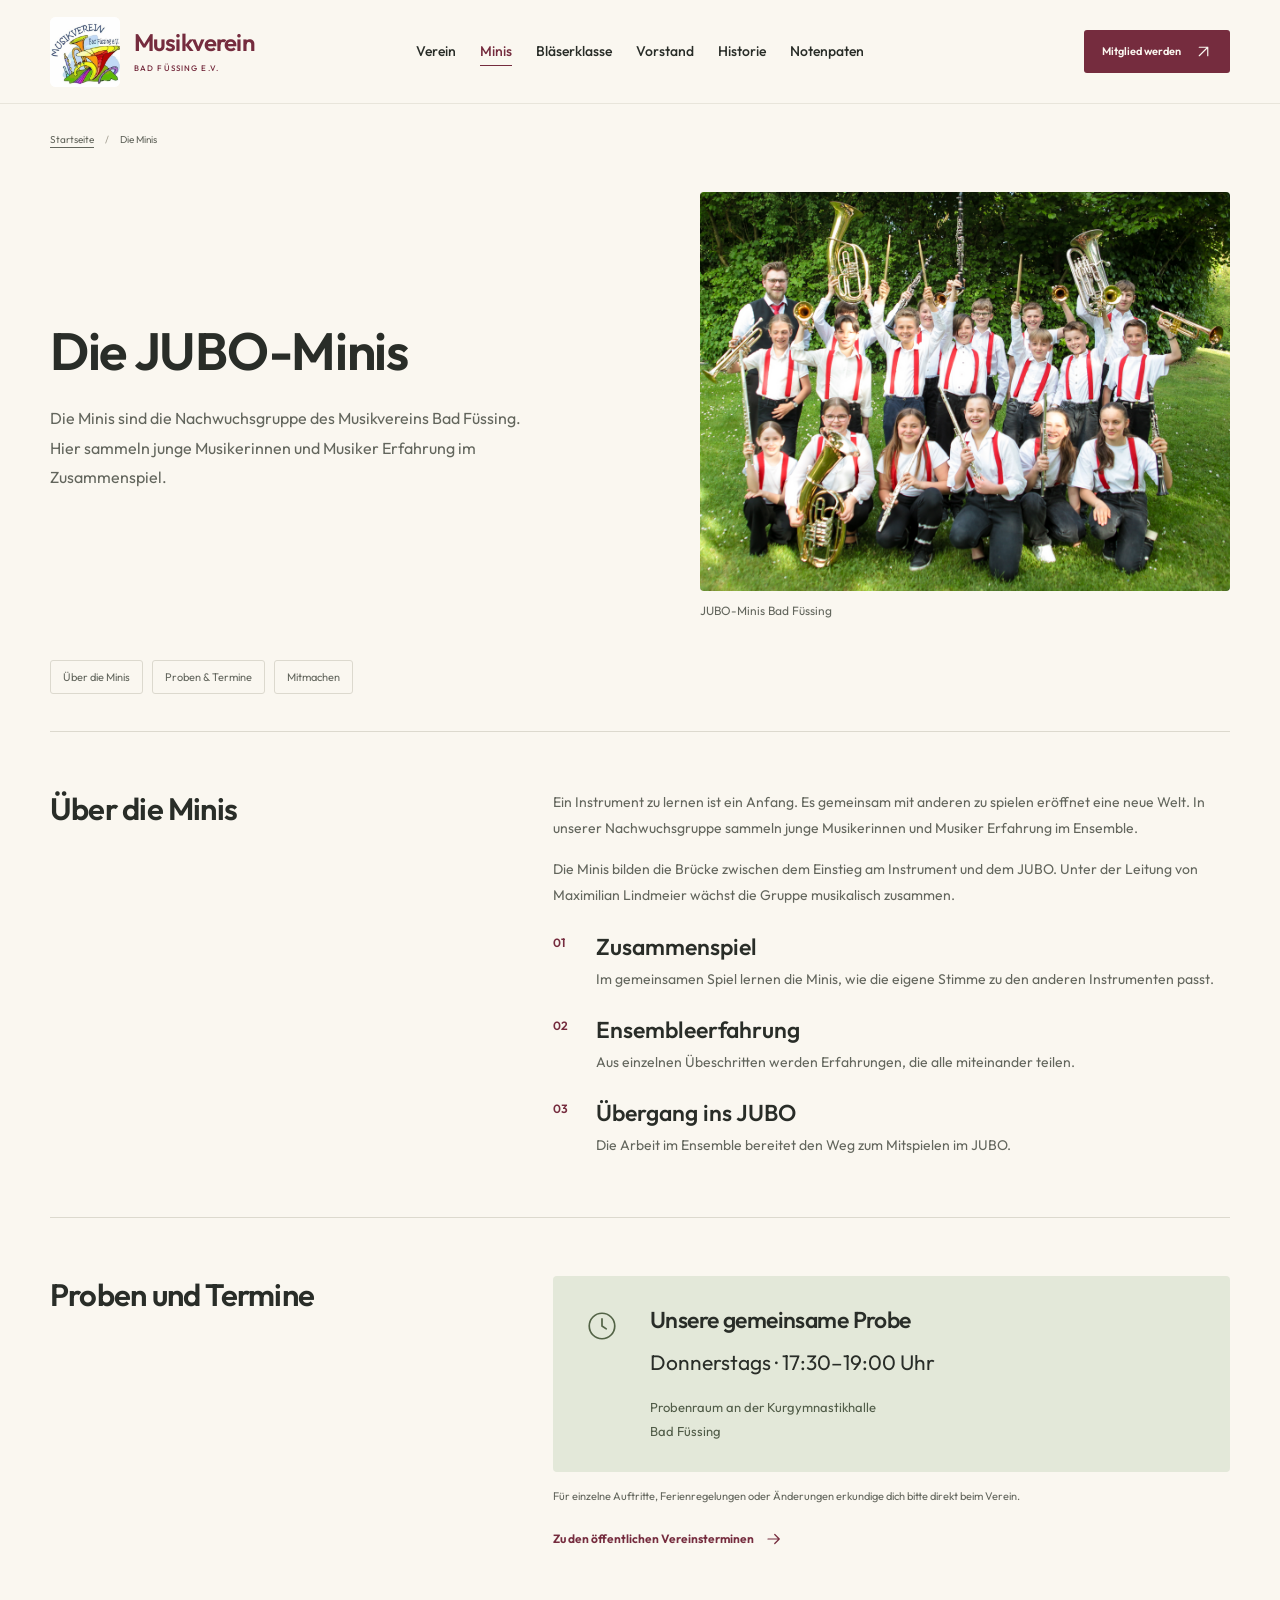
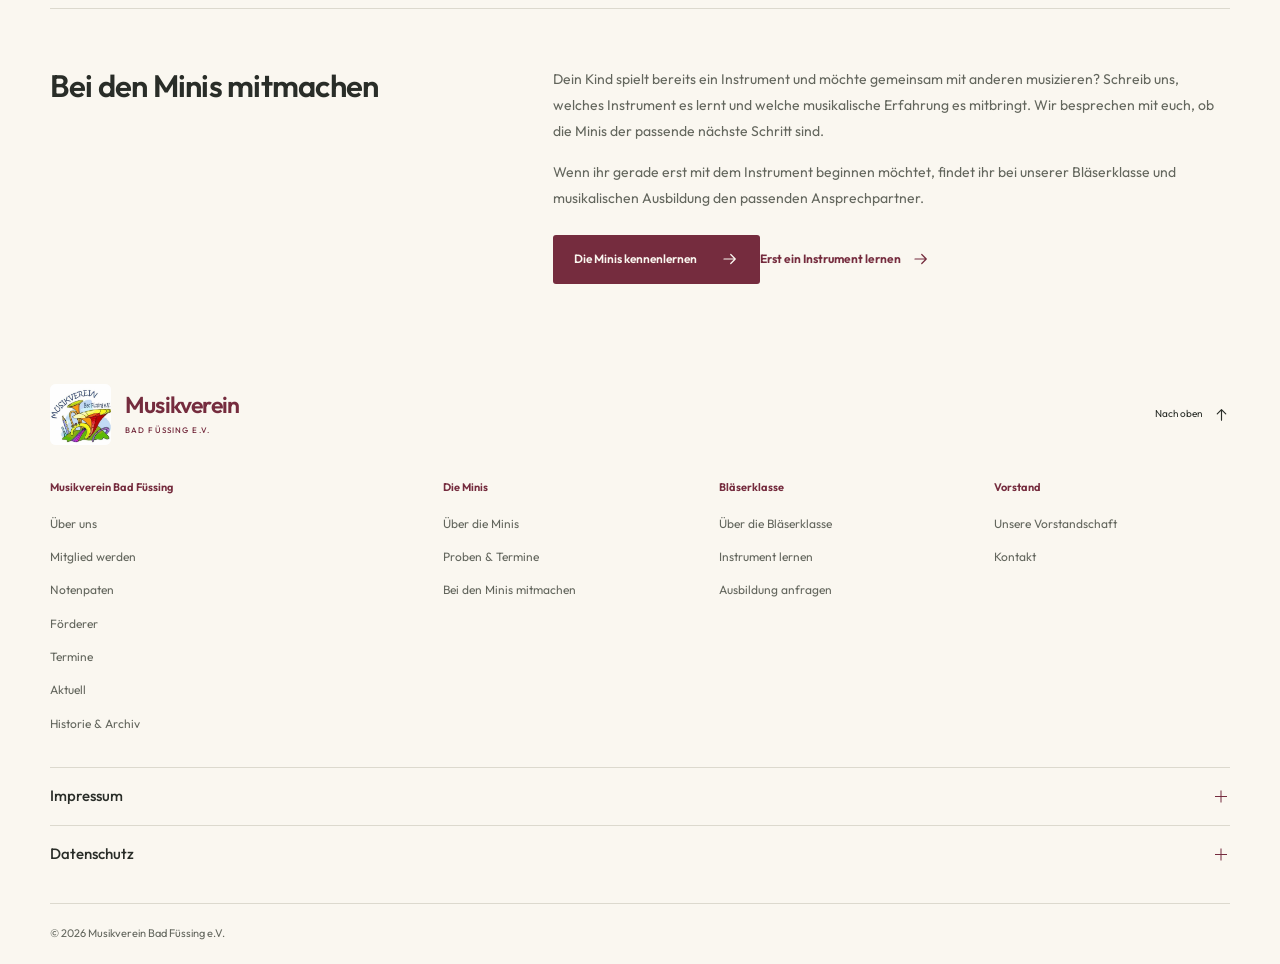
<file: minis.html>
<!doctype html>
<html lang="de">
<head>
  <meta charset="utf-8">
  <meta name="viewport" content="width=device-width, initial-scale=1">
  <meta name="description" content="Die JUBO-Minis Bad Füssing: Über uns, Probenzeiten, Termine und Kontakt für Nachwuchsmusikerinnen und Nachwuchsmusiker.">
  <meta name="theme-color" content="#752c3e">
  <meta name="robots" content="noindex, nofollow">
  <title>Die JUBO-Minis | Musikverein Bad Füssing</title>
  <link rel="preload" href="assets/fonts/outfit-latin.woff2" as="font" type="font/woff2" crossorigin>
  <link rel="icon" href="assets/logo-musikverein.png" type="image/png">
  <link rel="stylesheet" href="assets/styles.css">
  <link rel="stylesheet" href="assets/structure.css">
  <link rel="stylesheet" href="assets/review.css">
  <link rel="stylesheet" href="assets/heritage.css">
  <link rel="stylesheet" href="assets/outfit.css">
  <link rel="stylesheet" href="assets/programme.css">
  <link rel="stylesheet" href="assets/stage.css">
  <link rel="stylesheet" href="assets/legal.css">
  <script src="assets/script.js" defer></script>
</head>
<body class="page-minis"><svg class="icon-library" xmlns="http://www.w3.org/2000/svg" aria-hidden="true">
    <symbol id="i-arrow" viewBox="0 0 24 24"><path d="M4 12h15m-6-6 6 6-6 6"/></symbol>
    <symbol id="i-diagonal" viewBox="0 0 24 24"><path d="M6 18 18 6M6 6h12v12"/></symbol>
    <symbol id="i-pin" viewBox="0 0 24 24"><path d="M19 10c0 5-7 11-7 11S5 15 5 10a7 7 0 1 1 14 0Z"/><circle cx="12" cy="10" r="2.5"/></symbol>
    <symbol id="i-clock" viewBox="0 0 24 24"><circle cx="12" cy="12" r="9"/><path d="M12 7v5l3 2"/></symbol>
    <symbol id="i-mail" viewBox="0 0 24 24"><rect x="3" y="5" width="18" height="14" rx="2"/><path d="m4 7 8 6 8-6"/></symbol>
    <symbol id="i-calendar" viewBox="0 0 24 24"><rect x="3" y="5" width="18" height="16" rx="2"/><path d="M7 3v4m10-4v4M3 11h18m-13 4h2m4 0h2m-8 3h2"/></symbol>
    <symbol id="i-plus" viewBox="0 0 24 24"><path d="M5 12h14M12 5v14"/></symbol>
    <symbol id="i-close" viewBox="0 0 24 24"><path d="m6 6 12 12M6 18 18 6"/></symbol>
    <symbol id="i-note" viewBox="0 0 24 24"><path d="M9 18V5l11-2v13M9 8l11-2"/><ellipse cx="6" cy="18" rx="3" ry="2.5"/><ellipse cx="17" cy="16" rx="3" ry="2.5"/></symbol>
    <symbol id="i-heart" viewBox="0 0 24 24"><path d="M20 5c-3-3-6-1-8 1C10 4 7 2 4 5c-5 5 2 10 8 15 6-5 13-10 8-15Z"/></symbol>
  </svg><a class="skip-link" href="#inhalt">Zum Inhalt springen</a><header class="site-header"><div class="container header-inner"><a class="brand" href="index.html" aria-label="Musikverein Bad Füssing – zur Startseite"><img class="brand-logo" src="assets/logo-musikverein.png" alt="Logo des Musikvereins Bad Füssing e.V." width="447" height="447"><span class="brand-type">Musikverein<span>BAD FÜSSING E.V.</span></span></a><button class="menu-toggle" type="button" aria-controls="main-navigation header-membership" aria-expanded="false"><span>Menü</span><span class="menu-lines" aria-hidden="true"></span></button><nav class="site-nav" id="main-navigation" aria-label="Hauptnavigation"><a class="nav-page-link" href="verein.html">Verein</a><a class="nav-page-link is-current" href="minis.html" aria-current="page">Minis</a><a class="nav-page-link" href="blaeserklasse.html">Bläserklasse</a><a class="nav-page-link" href="vorstand.html">Vorstand</a><a class="nav-page-link" href="historie.html">Historie</a><a class="nav-page-link" href="notenpaten.html">Notenpaten</a></nav><a class="nav-membership header-membership" id="header-membership" href="verein.html">Mitglied werden <svg class="icon" aria-hidden="true"><use href="#i-diagonal"/></svg></a></div></header><main id="inhalt"><div class="container"><nav class="breadcrumb" aria-label="Brotkrümelnavigation"><a href="index.html">Startseite</a><span aria-hidden="true">/</span><span aria-current="page">Die Minis</span></nav><section class="page-hero" aria-labelledby="page-title"><div><h1 id="page-title">Die JUBO-Minis</h1><p>Die Minis sind die Nachwuchsgruppe des Musikvereins Bad Füssing. Hier sammeln junge Musikerinnen und Musiker Erfahrung im Zusammenspiel.</p></div><figure><img src="assets/photos/jubo-minis.png" alt="Die JUBO-Minis halten beim Gruppenfoto ihre Instrumente in die Höhe" width="3831" height="2892" fetchpriority="high"><figcaption>JUBO-Minis Bad Füssing</figcaption></figure></section><nav class="page-jump" aria-label="Auf dieser Seite"><a href="#ueber-uns">Über die Minis</a><a href="#termine">Proben & Termine</a><a href="#mitmachen">Mitmachen</a></nav><section class="content-section section-two-column" id="ueber-uns" aria-labelledby="title-ueber-uns"><div><h2 id="title-ueber-uns">Über die Minis</h2></div><div class="section-copy"><p>Ein Instrument zu lernen ist ein Anfang. Es gemeinsam mit anderen zu spielen eröffnet eine neue Welt. In unserer Nachwuchsgruppe sammeln junge Musikerinnen und Musiker Erfahrung im Ensemble.</p><p>Die Minis bilden die Brücke zwischen dem Einstieg am Instrument und dem JUBO. Unter der Leitung von Maximilian Lindmeier wächst die Gruppe musikalisch zusammen.</p><ol class="number-list"><li><h3>Zusammenspiel</h3><p>Im gemeinsamen Spiel lernen die Minis, wie die eigene Stimme zu den anderen Instrumenten passt.</p></li><li><h3>Ensembleerfahrung</h3><p>Aus einzelnen Übeschritten werden Erfahrungen, die alle miteinander teilen.</p></li><li><h3>Übergang ins JUBO</h3><p>Die Arbeit im Ensemble bereitet den Weg zum Mitspielen im JUBO.</p></li></ol></div></section><section class="content-section section-two-column" id="termine" aria-labelledby="title-termine"><div><h2 id="title-termine">Proben und Termine</h2></div><div class="section-copy"><div class="schedule-card"><svg class="icon" aria-hidden="true"><use href="#i-clock"/></svg><div><h3>Unsere gemeinsame Probe</h3><p class="schedule-time">Donnerstags · 17:30–19:00 Uhr</p><p>Probenraum an der Kurgymnastikhalle<br>Bad Füssing</p></div></div><p class="small-print">Für einzelne Auftritte, Ferienregelungen oder Änderungen erkundige dich bitte direkt beim Verein.</p><a class="text-link " href="verein.html">Zu den öffentlichen Vereinsterminen <svg class="icon" aria-hidden="true"><use href="#i-arrow"/></svg></a></div></section><section class="content-section section-two-column" id="mitmachen" aria-labelledby="title-mitmachen"><div><h2 id="title-mitmachen">Bei den Minis mitmachen</h2></div><div class="section-copy"><p>Dein Kind spielt bereits ein Instrument und möchte gemeinsam mit anderen musizieren? Schreib uns, welches Instrument es lernt und welche musikalische Erfahrung es mitbringt. Wir besprechen mit euch, ob die Minis der passende nächste Schritt sind.</p><p>Wenn ihr gerade erst mit dem Instrument beginnen möchtet, findet ihr bei unserer Bläserklasse und musikalischen Ausbildung den passenden Ansprechpartner.</p><a class="button button-wine" href="mailto:mv-badfuessing@gmx.de?subject=Interesse%20an%20den%20JUBO-Minis">Die Minis kennenlernen <svg class="icon" aria-hidden="true"><use href="#i-arrow"/></svg></a><a class="text-link " href="blaeserklasse.html">Erst ein Instrument lernen <svg class="icon" aria-hidden="true"><use href="#i-arrow"/></svg></a></div></section></div></main><footer class="site-footer"><div class="container footer-top"><a class="brand footer-brand" href="index.html" aria-label="Musikverein Bad Füssing – zur Startseite"><img class="brand-logo" src="assets/logo-musikverein.png" alt="Logo des Musikvereins Bad Füssing e.V." width="447" height="447"><span class="brand-type">Musikverein<span>BAD FÜSSING E.V.</span></span></a><a class="back-top" href="#inhalt">Nach oben <svg class="icon" aria-hidden="true"><use href="#i-arrow"/></svg></a></div><nav class="container footer-map" aria-label="Weitere Seiten"><div><h3>Musikverein Bad Füssing</h3><ul><li><a href="verein.html">Über uns</a></li><li><a href="verein.html">Mitglied werden</a></li><li><a href="notenpaten.html">Notenpaten</a></li><li><a href="verein.html">Förderer</a></li><li><a href="verein.html">Termine</a></li><li><a href="verein.html">Aktuell</a></li><li><a href="historie.html">Historie & Archiv</a></li></ul></div><div><h3>Die Minis</h3><ul><li><a href="#ueber-uns">Über die Minis</a></li><li><a href="#termine">Proben & Termine</a></li><li><a href="#mitmachen">Bei den Minis mitmachen</a></li></ul></div><div><h3>Bläserklasse</h3><ul><li><a href="blaeserklasse.html">Über die Bläserklasse</a></li><li><a href="blaeserklasse.html">Instrument lernen</a></li><li><a href="blaeserklasse.html">Ausbildung anfragen</a></li></ul></div><div><h3>Vorstand</h3><ul><li><a href="vorstand.html">Unsere Vorstandschaft</a></li><li><a href="vorstand.html">Kontakt</a></li></ul></div></nav><div class="container footer-legal"><details class="legal-disclosure" id="impressum"><summary>Impressum<span class="legal-toggle" aria-hidden="true"></span></summary><div class="footer-legal-text"><h3>Impressum:</h3>
<p>Musikverein Bad Füssing e.V.<br>Heidestraße 19<br>94060 Pocking<br>vertreten durch:<br>Herrn Michael Stiglbauer, 1.Vors.<br>E-Mail: mv-badfuessing@gmx.de</p>
<p>Eintragung im Vereinsregister<br>Registergericht Amtsgericht Passau<br>Registernummer: VR 200244</p>
<p>Streitschlichtung:<br>Wir sind nicht bereit oder verpflichtet an Streitbeilegungsverfahren vor einer Verbraucherschlichtungsstelle teilzunehmen.</p>
<p>Haftung für Inhalte:<br>Als Diensteanbieter sind wir gem. § 7 Abs. 1 TMG für eigene Inhalte auf diesen Seiten nach den allgemeinen Gesetzen verantwortlich. Nach §§ 8 bis 10 TMG sind wir als Diensteanbieter jedoch nicht verpflichtet, übermittelte oder gespeicherte fremde Informationen zu überwachen oder nach Umständen zu forschen, die auf eine rechtswidrige Tätigkeit hinweisen.</p>
</div></details><details class="legal-disclosure" id="datenschutz"><summary>Datenschutz<span class="legal-toggle" aria-hidden="true"></span></summary><div class="footer-legal-text"><h3>Datenschutzerklärung</h3>
<p>Die Betreiber dieser Seiten nehmen den Schutz Ihrer persönlichen Daten sehr ernst. Wir behandeln Ihre personenbezogenen Daten vertraulich und entsprechend der gesetzlichen Datenschutz-vorschriften, sowie dieser Datenschutzerklärung.</p>
<p>Die Nutzung unserer Website ist in der Regel ohne Angabe personenbezogener Daten möglich. Soweit auf unseren Seiten personenbezogene Daten (beispielsweise Name, Anschrift oder E-Mail-Adressen) erhoben werden, erfolgt dies, soweit möglich, stets auf freiwilliger Basis. Diese Daten werden ohne Ihre ausdrückliche Zustimmung nicht an Dritte weitergegeben.</p>
<p>Wir weisen darauf hin, dass die Datenübertragung im Internet (z.B. bei der Kommunikation per E-Mail) Sicherheitslücken aufweisen kann. Ein lückenloser Schutz der Daten vor dem Zugriff durch Dritte ist nicht möglich.</p>
</div></details></div><div class="container footer-bottom"><span>© 2026 Musikverein Bad Füssing e.V.</span></div></footer><dialog class="lightbox" id="photo-dialog" aria-labelledby="lightbox-caption"><button class="lightbox-close" type="button" aria-label="Bildansicht schließen"><svg class="icon" aria-hidden="true"><use href="#i-close"/></svg></button><figure><img id="lightbox-image" src="assets/photos/jubo-gruppenfoto.png" alt=""><figcaption id="lightbox-caption"></figcaption></figure></dialog></body></html>
</file>
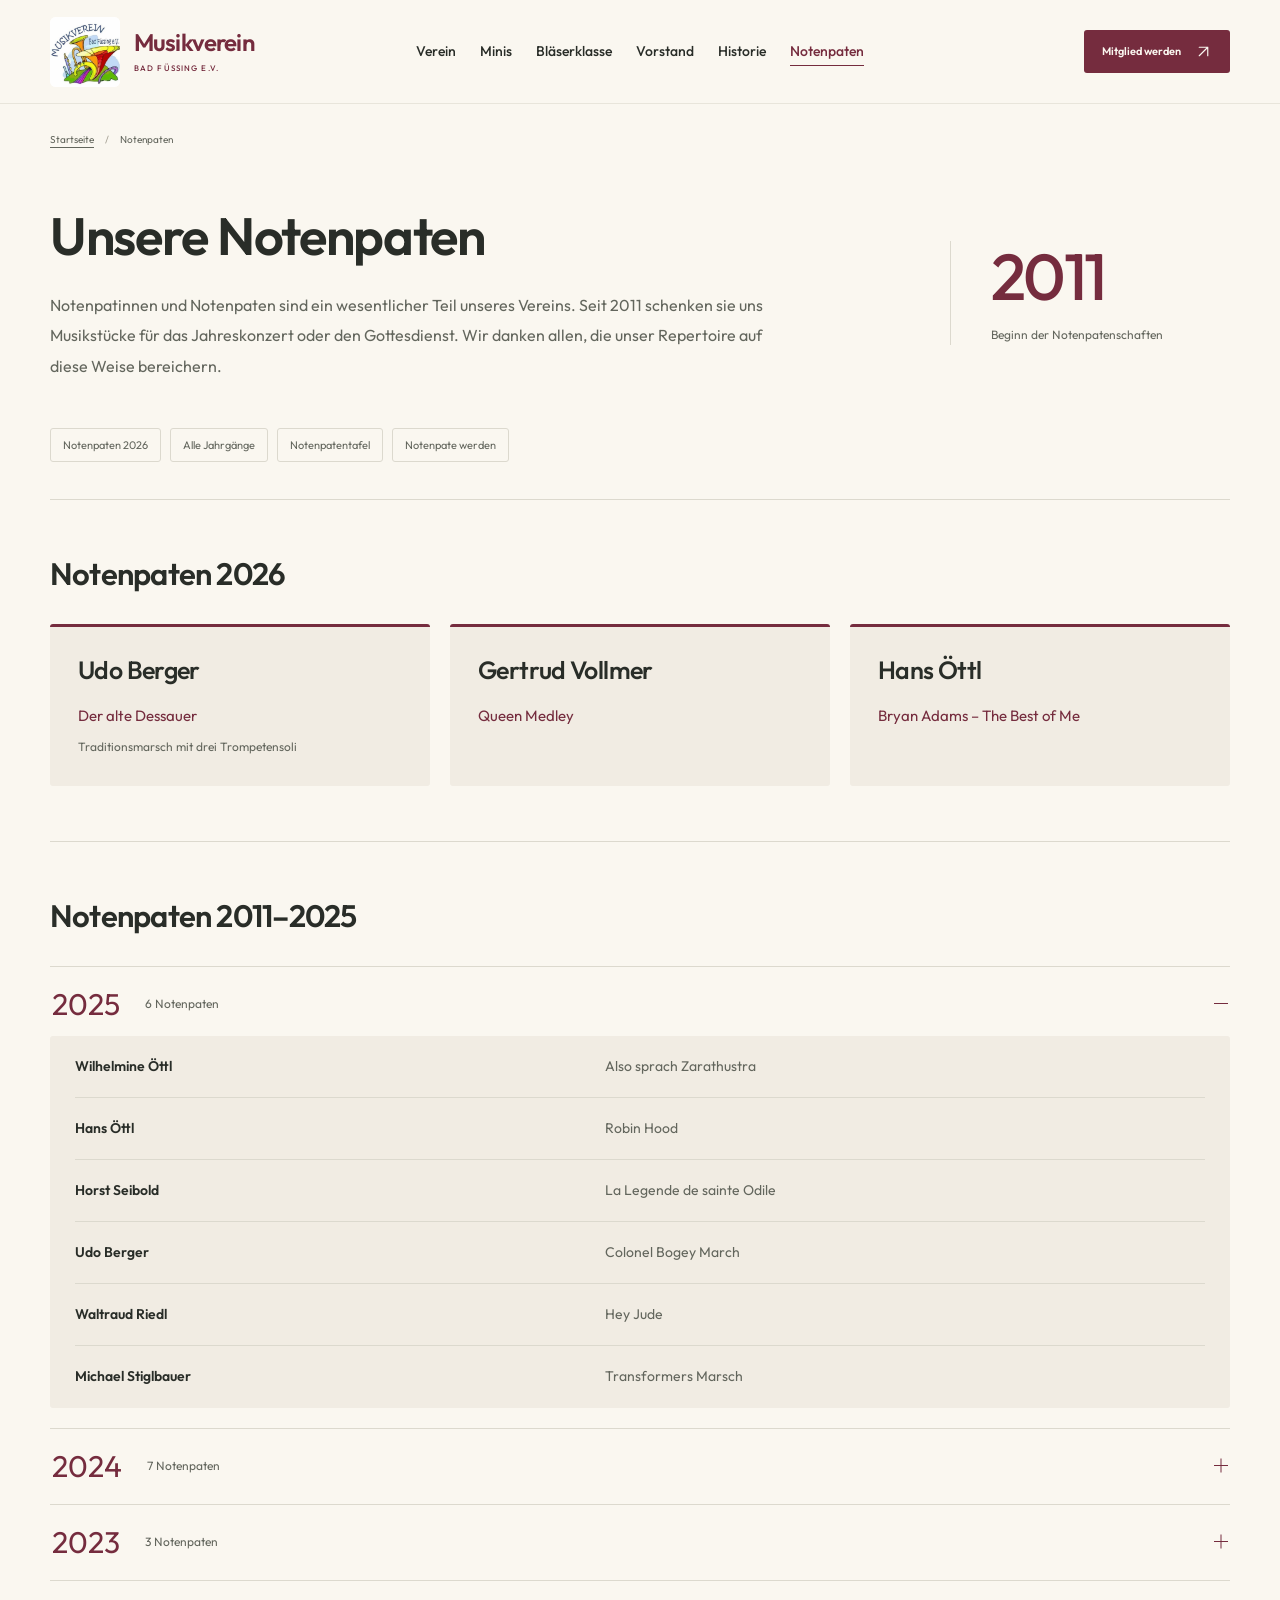
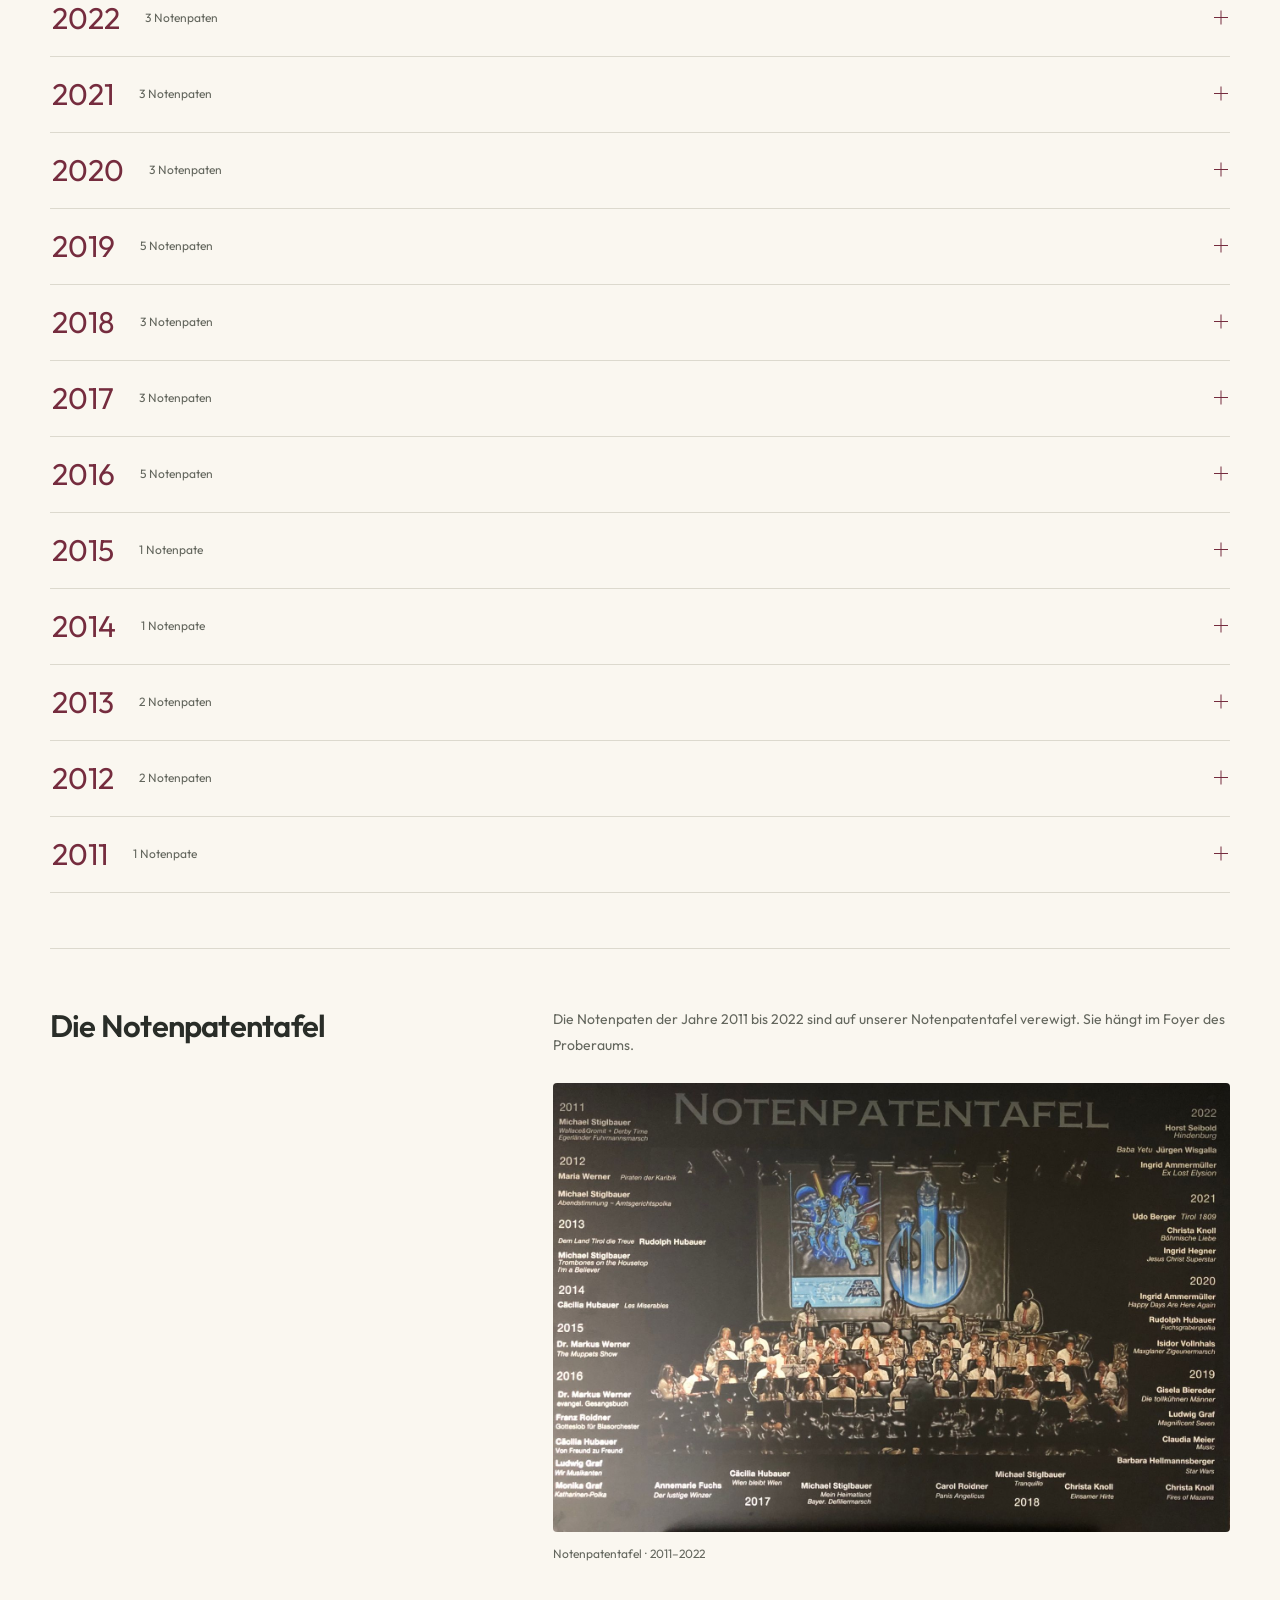
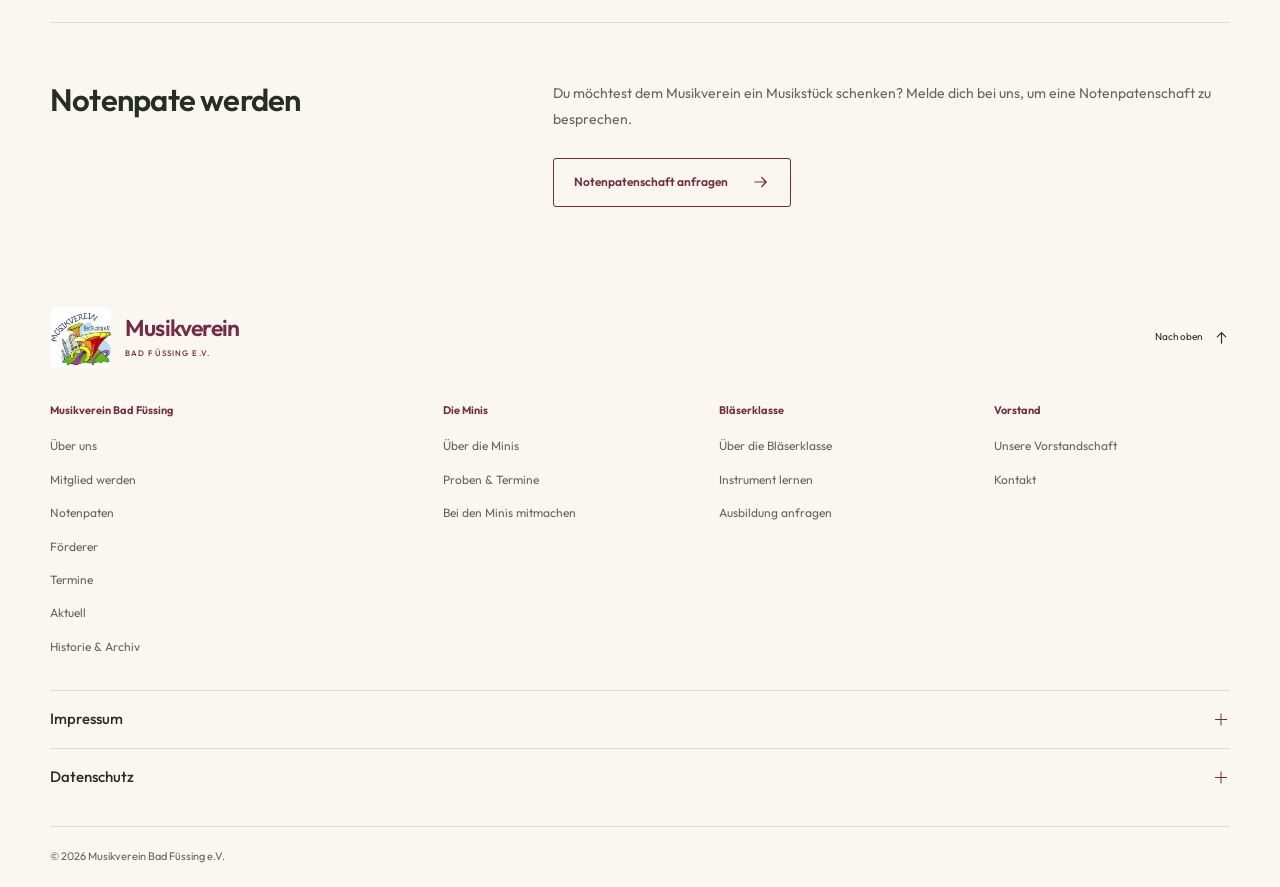
<file: notenpaten.html>
<!doctype html>
<html lang="de">
<head>
  <meta charset="utf-8">
  <meta name="viewport" content="width=device-width, initial-scale=1">
  <meta name="description" content="Die Notenpatinnen und Notenpaten des Musikvereins Bad Füssing mit ihren Musikstücken von 2011 bis 2026.">
  <meta name="theme-color" content="#752c3e">
  <meta name="robots" content="noindex, nofollow">
  <title>Unsere Notenpaten | Musikverein Bad Füssing</title>
  <link rel="preload" href="assets/fonts/outfit-latin.woff2" as="font" type="font/woff2" crossorigin>
  <link rel="icon" href="assets/logo-musikverein.png" type="image/png">
  <link rel="stylesheet" href="assets/styles.css">
  <link rel="stylesheet" href="assets/structure.css">
  <link rel="stylesheet" href="assets/review.css">
  <link rel="stylesheet" href="assets/heritage.css">
  <link rel="stylesheet" href="assets/outfit.css">
  <link rel="stylesheet" href="assets/programme.css">
  <link rel="stylesheet" href="assets/stage.css">
  <link rel="stylesheet" href="assets/legal.css">
  <script src="assets/script.js" defer></script>
</head>
<body class="page-patrons"><svg class="icon-library" xmlns="http://www.w3.org/2000/svg" aria-hidden="true">
    <symbol id="i-arrow" viewBox="0 0 24 24"><path d="M4 12h15m-6-6 6 6-6 6"/></symbol>
    <symbol id="i-diagonal" viewBox="0 0 24 24"><path d="M6 18 18 6M6 6h12v12"/></symbol>
    <symbol id="i-pin" viewBox="0 0 24 24"><path d="M19 10c0 5-7 11-7 11S5 15 5 10a7 7 0 1 1 14 0Z"/><circle cx="12" cy="10" r="2.5"/></symbol>
    <symbol id="i-clock" viewBox="0 0 24 24"><circle cx="12" cy="12" r="9"/><path d="M12 7v5l3 2"/></symbol>
    <symbol id="i-mail" viewBox="0 0 24 24"><rect x="3" y="5" width="18" height="14" rx="2"/><path d="m4 7 8 6 8-6"/></symbol>
    <symbol id="i-calendar" viewBox="0 0 24 24"><rect x="3" y="5" width="18" height="16" rx="2"/><path d="M7 3v4m10-4v4M3 11h18m-13 4h2m4 0h2m-8 3h2"/></symbol>
    <symbol id="i-plus" viewBox="0 0 24 24"><path d="M5 12h14M12 5v14"/></symbol>
    <symbol id="i-close" viewBox="0 0 24 24"><path d="m6 6 12 12M6 18 18 6"/></symbol>
    <symbol id="i-note" viewBox="0 0 24 24"><path d="M9 18V5l11-2v13M9 8l11-2"/><ellipse cx="6" cy="18" rx="3" ry="2.5"/><ellipse cx="17" cy="16" rx="3" ry="2.5"/></symbol>
    <symbol id="i-heart" viewBox="0 0 24 24"><path d="M20 5c-3-3-6-1-8 1C10 4 7 2 4 5c-5 5 2 10 8 15 6-5 13-10 8-15Z"/></symbol>
  </svg><a class="skip-link" href="#inhalt">Zum Inhalt springen</a><header class="site-header"><div class="container header-inner"><a class="brand" href="index.html" aria-label="Musikverein Bad Füssing – zur Startseite"><img class="brand-logo" src="assets/logo-musikverein.png" alt="Logo des Musikvereins Bad Füssing e.V." width="447" height="447"><span class="brand-type">Musikverein<span>BAD FÜSSING E.V.</span></span></a><button class="menu-toggle" type="button" aria-controls="main-navigation header-membership" aria-expanded="false"><span>Menü</span><span class="menu-lines" aria-hidden="true"></span></button><nav class="site-nav" id="main-navigation" aria-label="Hauptnavigation"><a class="nav-page-link" href="verein.html">Verein</a><a class="nav-page-link" href="minis.html">Minis</a><a class="nav-page-link" href="blaeserklasse.html">Bläserklasse</a><a class="nav-page-link" href="vorstand.html">Vorstand</a><a class="nav-page-link" href="historie.html">Historie</a><a class="nav-page-link is-current" href="notenpaten.html" aria-current="page">Notenpaten</a></nav><a class="nav-membership header-membership" id="header-membership" href="verein.html">Mitglied werden <svg class="icon" aria-hidden="true"><use href="#i-diagonal"/></svg></a></div></header><main id="inhalt"><div class="container"><nav class="breadcrumb" aria-label="Brotkrümelnavigation"><a href="index.html">Startseite</a><span aria-hidden="true">/</span><span aria-current="page">Notenpaten</span></nav><section class="archive-intro" aria-labelledby="page-title"><div><h1 id="page-title">Unsere Notenpaten</h1><p>Notenpatinnen und Notenpaten sind ein wesentlicher Teil unseres Vereins. Seit 2011 schenken sie uns Musikstücke für das Jahreskonzert oder den Gottesdienst. Wir danken allen, die unser Repertoire auf diese Weise bereichern.</p></div><div class="archive-date"><strong>2011</strong><span>Beginn der Notenpatenschaften</span></div></section><nav class="page-jump" aria-label="Auf dieser Seite"><a href="#notenpaten-2026">Notenpaten 2026</a><a href="#jahrgaenge">Alle Jahrgänge</a><a href="#notentafel">Notenpatentafel</a><a href="#patenschaft">Notenpate werden</a></nav><section class="heritage-section current-patrons" id="notenpaten-2026" aria-labelledby="patrons-current-title"><h2 id="patrons-current-title">Notenpaten 2026</h2><div class="patron-cards"><article class="patron-card"><h3>Udo Berger</h3><p>Der alte Dessauer</p><p class="patron-note">Traditionsmarsch mit drei Trompetensoli</p></article><article class="patron-card"><h3>Gertrud Vollmer</h3><p>Queen Medley</p></article><article class="patron-card"><h3>Hans Öttl</h3><p>Bryan Adams – The Best of Me</p></article></div></section><section class="heritage-section" id="jahrgaenge" aria-labelledby="patrons-archive-title"><h2 id="patrons-archive-title">Notenpaten 2011–2025</h2><div class="patron-years"><details class="patron-year" id="notenpaten-2025" open><summary><span>2025</span><span class="patron-count">6 Notenpaten</span><span class="patron-expand" aria-hidden="true"></span></summary><dl class="patron-list"><div><dt>Wilhelmine Öttl</dt><dd>Also sprach Zarathustra</dd></div><div><dt>Hans Öttl</dt><dd>Robin Hood</dd></div><div><dt>Horst Seibold</dt><dd>La Legende de sainte Odile</dd></div><div><dt>Udo Berger</dt><dd>Colonel Bogey March</dd></div><div><dt>Waltraud Riedl</dt><dd>Hey Jude</dd></div><div><dt>Michael Stiglbauer</dt><dd>Transformers Marsch</dd></div></dl></details><details class="patron-year" id="notenpaten-2024"><summary><span>2024</span><span class="patron-count">7 Notenpaten</span><span class="patron-expand" aria-hidden="true"></span></summary><dl class="patron-list"><div><dt>Udo Berger</dt><dd>Liebesflammen</dd></div><div><dt>Karl Weber</dt><dd>König der Löwen</dd></div><div><dt>Andrea Zaglauer</dt><dd>Afrika</dd></div><div><dt>Maria Müller</dt><dd>Latin Tuba</dd></div><div><dt>Ludwig Graf</dt><dd>Nena!</dd></div><div><dt>Michael Stiglbauer</dt><dd>Diversion</dd></div><div><dt>Philipp Ammermüller</dt><dd>Tom Jones in Concert</dd></div></dl></details><details class="patron-year" id="notenpaten-2023"><summary><span>2023</span><span class="patron-count">3 Notenpaten</span><span class="patron-expand" aria-hidden="true"></span></summary><dl class="patron-list"><div><dt>Michael Stiglbauer</dt><dd>Reed in the Winds<span class="patron-note">Solo: Amrei Tribula</span></dd></div><div><dt>Horst Seibold</dt><dd>Adiemus<span class="patron-note">Mit Projektchor</span></dd></div><div><dt>Helena Gottinger</dt><dd>I Will Follow Him<span class="patron-note">Mit Projektchor</span></dd></div></dl></details><details class="patron-year" id="notenpaten-2022"><summary><span>2022</span><span class="patron-count">3 Notenpaten</span><span class="patron-expand" aria-hidden="true"></span></summary><dl class="patron-list"><div><dt>Ingrid Ammermüller</dt><dd>Ex Lost Elysion<span class="patron-note">Solo: Josef Pertl</span></dd></div><div><dt>Horst Seibold</dt><dd>Hindenburg</dd></div><div><dt>Jürgen Wisgalla</dt><dd>Baba Yetu</dd></div></dl></details><details class="patron-year" id="notenpaten-2021"><summary><span>2021</span><span class="patron-count">3 Notenpaten</span><span class="patron-expand" aria-hidden="true"></span></summary><dl class="patron-list"><div><dt>Christa Knoll</dt><dd>Böhmische Liebe</dd></div><div><dt>Ingrid Hegner</dt><dd>Jesus Christ Superstar</dd></div><div><dt>Udo Berger</dt><dd>Tirol 1809</dd></div></dl></details><details class="patron-year" id="notenpaten-2020"><summary><span>2020</span><span class="patron-count">3 Notenpaten</span><span class="patron-expand" aria-hidden="true"></span></summary><dl class="patron-list"><div><dt>Ingrid Ammermüller</dt><dd>Happy Days Are Here Again</dd></div><div><dt>Rudolph Hubauer</dt><dd>Fuchsgraben Polka</dd></div><div><dt>Isidor Vollnhals</dt><dd>Maxglaner Zigeunermarsch Reloaded</dd></div></dl></details><details class="patron-year" id="notenpaten-2019"><summary><span>2019</span><span class="patron-count">5 Notenpaten</span><span class="patron-expand" aria-hidden="true"></span></summary><dl class="patron-list"><div><dt>Christa Knoll</dt><dd>Fires of Mazama</dd></div><div><dt>Barbara Hellmansberger</dt><dd>Star Wars Saga</dd></div><div><dt>Gisela Biereder</dt><dd>Die tollkühnen Männer in ihren fliegenden Kisten</dd></div><div><dt>Ludwig Graf</dt><dd>Magnificent Seven</dd></div><div><dt>Claudia Meier</dt><dd>Music</dd></div></dl></details><details class="patron-year" id="notenpaten-2018"><summary><span>2018</span><span class="patron-count">3 Notenpaten</span><span class="patron-expand" aria-hidden="true"></span></summary><dl class="patron-list"><div><dt>Carol Roidner</dt><dd>Panis Angelicus</dd></div><div><dt>Michael Stiglbauer</dt><dd>Tranquillo</dd></div><div><dt>Christa Knoll</dt><dd>Einsamer Hirte<span class="patron-note">Solo: Franz Öllinger</span></dd></div></dl></details><details class="patron-year" id="notenpaten-2017"><summary><span>2017</span><span class="patron-count">3 Notenpaten</span><span class="patron-expand" aria-hidden="true"></span></summary><dl class="patron-list"><div><dt>Annemarie Fuchs</dt><dd>Der lustige Winzer</dd></div><div><dt>Cäcilia Hubauer</dt><dd>Wien bleibt Wien</dd></div><div><dt>Michael Stiglbauer</dt><dd>Mein Heimatland<br>Bayerischer Defiliermarsch</dd></div></dl></details><details class="patron-year" id="notenpaten-2016"><summary><span>2016</span><span class="patron-count">5 Notenpaten</span><span class="patron-expand" aria-hidden="true"></span></summary><dl class="patron-list"><div><dt>Dr. Markus Werner</dt><dd>Evangelisches Gesangsbuch für Bläser</dd></div><div><dt>Franz Roidner</dt><dd>Gotteslob für Blasorchester</dd></div><div><dt>Cäcilia Hubauer</dt><dd>Von Freund zu Freund</dd></div><div><dt>Ludwig Graf</dt><dd>Wir Musikanten</dd></div><div><dt>Monika Graf</dt><dd>Katharinen-Polka</dd></div></dl></details><details class="patron-year" id="notenpaten-2015"><summary><span>2015</span><span class="patron-count">1 Notenpate</span><span class="patron-expand" aria-hidden="true"></span></summary><dl class="patron-list"><div><dt>Dr. Markus Werner</dt><dd>The Muppets Show</dd></div></dl></details><details class="patron-year" id="notenpaten-2014"><summary><span>2014</span><span class="patron-count">1 Notenpate</span><span class="patron-expand" aria-hidden="true"></span></summary><dl class="patron-list"><div><dt>Cäcilia Hubauer</dt><dd>Les Miserables</dd></div></dl></details><details class="patron-year" id="notenpaten-2013"><summary><span>2013</span><span class="patron-count">2 Notenpaten</span><span class="patron-expand" aria-hidden="true"></span></summary><dl class="patron-list"><div><dt>Rudolph Hubauer</dt><dd>Dem Land Tirol die Treue</dd></div><div><dt>Michael Stiglbauer</dt><dd>Trombones on the Housetop<br>I&#x27;m a Believer</dd></div></dl></details><details class="patron-year" id="notenpaten-2012"><summary><span>2012</span><span class="patron-count">2 Notenpaten</span><span class="patron-expand" aria-hidden="true"></span></summary><dl class="patron-list"><div><dt>Maria Werner</dt><dd>Piraten der Karibik</dd></div><div><dt>Michael Stiglbauer</dt><dd>Abendstimmung<br>Amtsgerichts-Polka</dd></div></dl></details><details class="patron-year" id="notenpaten-2011"><summary><span>2011</span><span class="patron-count">1 Notenpate</span><span class="patron-expand" aria-hidden="true"></span></summary><dl class="patron-list"><div><dt>Michael Stiglbauer</dt><dd>Wallace &amp; Gromit<br>Derby Time<br>Egerländer Fuhrmannsmarsch</dd></div></dl></details></div></section><section class="content-section section-two-column" id="notentafel" aria-labelledby="title-notentafel"><div><h2 id="title-notentafel">Die Notenpatentafel</h2></div><div class="section-copy"><p>Die Notenpaten der Jahre 2011 bis 2022 sind auf unserer Notenpatentafel verewigt. Sie hängt im Foyer des Proberaums.</p><figure class="heritage-photo "><a href="assets/photos/notenpatentafel.jpg" data-lightbox data-caption="Notenpatentafel · 2011–2022" aria-label="Notenpatentafel · 2011–2022 – vergrößern"><img src="assets/photos/notenpatentafel.jpg" alt="Originale Notenpatentafel mit den Namen und Musikstücken der Jahre 2011 bis 2022" width="1600" height="1059" loading="lazy"></a><figcaption>Notenpatentafel · 2011–2022</figcaption></figure></div></section><section class="content-section section-two-column" id="patenschaft" aria-labelledby="title-patenschaft"><div><h2 id="title-patenschaft">Notenpate werden</h2></div><div class="section-copy"><p>Du möchtest dem Musikverein ein Musikstück schenken? Melde dich bei uns, um eine Notenpatenschaft zu besprechen.</p><a class="button button-outline" href="mailto:mv-badfuessing@gmx.de?subject=Interesse%20an%20einer%20Notenpatenschaft">Notenpatenschaft anfragen <svg class="icon" aria-hidden="true"><use href="#i-arrow"/></svg></a></div></section></div></main><footer class="site-footer"><div class="container footer-top"><a class="brand footer-brand" href="index.html" aria-label="Musikverein Bad Füssing – zur Startseite"><img class="brand-logo" src="assets/logo-musikverein.png" alt="Logo des Musikvereins Bad Füssing e.V." width="447" height="447"><span class="brand-type">Musikverein<span>BAD FÜSSING E.V.</span></span></a><a class="back-top" href="#inhalt">Nach oben <svg class="icon" aria-hidden="true"><use href="#i-arrow"/></svg></a></div><nav class="container footer-map" aria-label="Weitere Seiten"><div><h3>Musikverein Bad Füssing</h3><ul><li><a href="verein.html">Über uns</a></li><li><a href="verein.html">Mitglied werden</a></li><li><a href="notenpaten.html">Notenpaten</a></li><li><a href="verein.html">Förderer</a></li><li><a href="verein.html">Termine</a></li><li><a href="verein.html">Aktuell</a></li><li><a href="historie.html">Historie & Archiv</a></li></ul></div><div><h3>Die Minis</h3><ul><li><a href="minis.html">Über die Minis</a></li><li><a href="minis.html">Proben & Termine</a></li><li><a href="minis.html">Bei den Minis mitmachen</a></li></ul></div><div><h3>Bläserklasse</h3><ul><li><a href="blaeserklasse.html">Über die Bläserklasse</a></li><li><a href="blaeserklasse.html">Instrument lernen</a></li><li><a href="blaeserklasse.html">Ausbildung anfragen</a></li></ul></div><div><h3>Vorstand</h3><ul><li><a href="vorstand.html">Unsere Vorstandschaft</a></li><li><a href="vorstand.html">Kontakt</a></li></ul></div></nav><div class="container footer-legal"><details class="legal-disclosure" id="impressum"><summary>Impressum<span class="legal-toggle" aria-hidden="true"></span></summary><div class="footer-legal-text"><h3>Impressum:</h3>
<p>Musikverein Bad Füssing e.V.<br>Heidestraße 19<br>94060 Pocking<br>vertreten durch:<br>Herrn Michael Stiglbauer, 1.Vors.<br>E-Mail: mv-badfuessing@gmx.de</p>
<p>Eintragung im Vereinsregister<br>Registergericht Amtsgericht Passau<br>Registernummer: VR 200244</p>
<p>Streitschlichtung:<br>Wir sind nicht bereit oder verpflichtet an Streitbeilegungsverfahren vor einer Verbraucherschlichtungsstelle teilzunehmen.</p>
<p>Haftung für Inhalte:<br>Als Diensteanbieter sind wir gem. § 7 Abs. 1 TMG für eigene Inhalte auf diesen Seiten nach den allgemeinen Gesetzen verantwortlich. Nach §§ 8 bis 10 TMG sind wir als Diensteanbieter jedoch nicht verpflichtet, übermittelte oder gespeicherte fremde Informationen zu überwachen oder nach Umständen zu forschen, die auf eine rechtswidrige Tätigkeit hinweisen.</p>
</div></details><details class="legal-disclosure" id="datenschutz"><summary>Datenschutz<span class="legal-toggle" aria-hidden="true"></span></summary><div class="footer-legal-text"><h3>Datenschutzerklärung</h3>
<p>Die Betreiber dieser Seiten nehmen den Schutz Ihrer persönlichen Daten sehr ernst. Wir behandeln Ihre personenbezogenen Daten vertraulich und entsprechend der gesetzlichen Datenschutz-vorschriften, sowie dieser Datenschutzerklärung.</p>
<p>Die Nutzung unserer Website ist in der Regel ohne Angabe personenbezogener Daten möglich. Soweit auf unseren Seiten personenbezogene Daten (beispielsweise Name, Anschrift oder E-Mail-Adressen) erhoben werden, erfolgt dies, soweit möglich, stets auf freiwilliger Basis. Diese Daten werden ohne Ihre ausdrückliche Zustimmung nicht an Dritte weitergegeben.</p>
<p>Wir weisen darauf hin, dass die Datenübertragung im Internet (z.B. bei der Kommunikation per E-Mail) Sicherheitslücken aufweisen kann. Ein lückenloser Schutz der Daten vor dem Zugriff durch Dritte ist nicht möglich.</p>
</div></details></div><div class="container footer-bottom"><span>© 2026 Musikverein Bad Füssing e.V.</span></div></footer><dialog class="lightbox" id="photo-dialog" aria-labelledby="lightbox-caption"><button class="lightbox-close" type="button" aria-label="Bildansicht schließen"><svg class="icon" aria-hidden="true"><use href="#i-close"/></svg></button><figure><img id="lightbox-image" src="assets/photos/jubo-gruppenfoto.png" alt=""><figcaption id="lightbox-caption"></figcaption></figure></dialog></body></html>
</file>
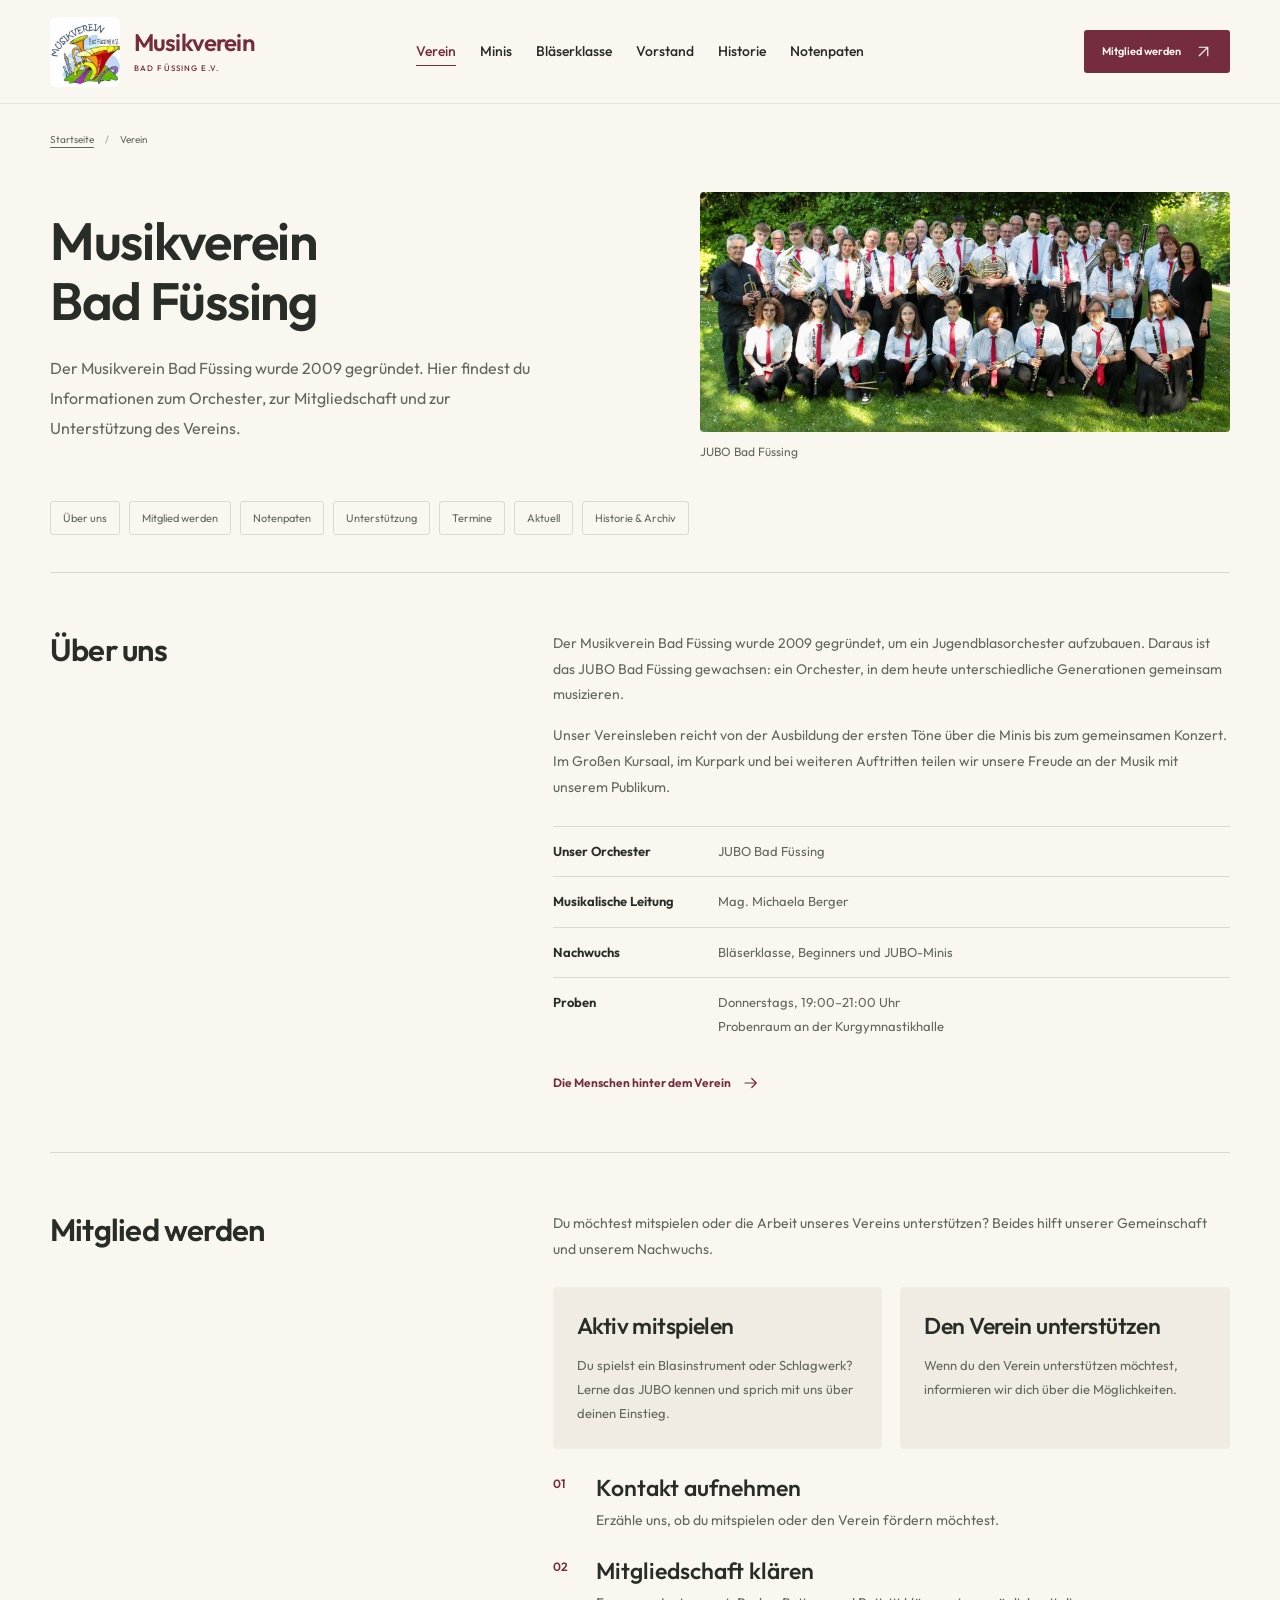
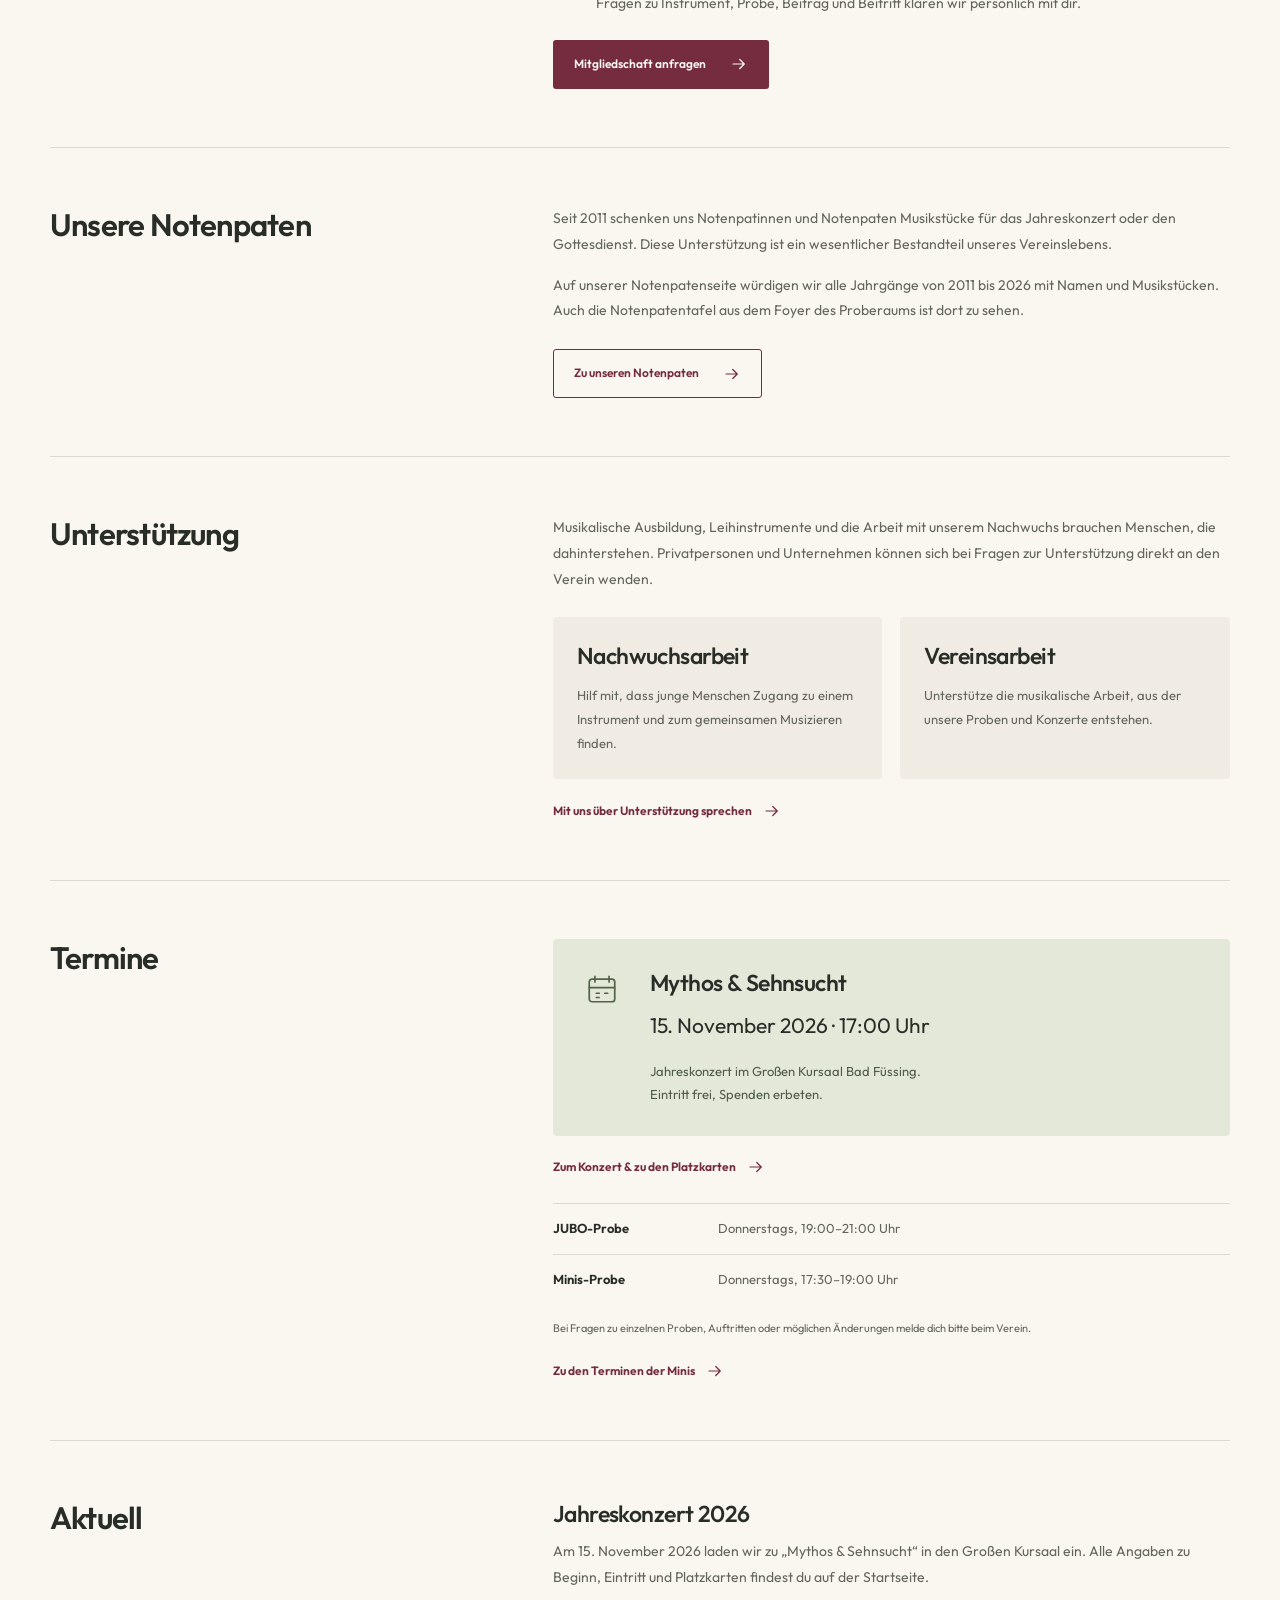
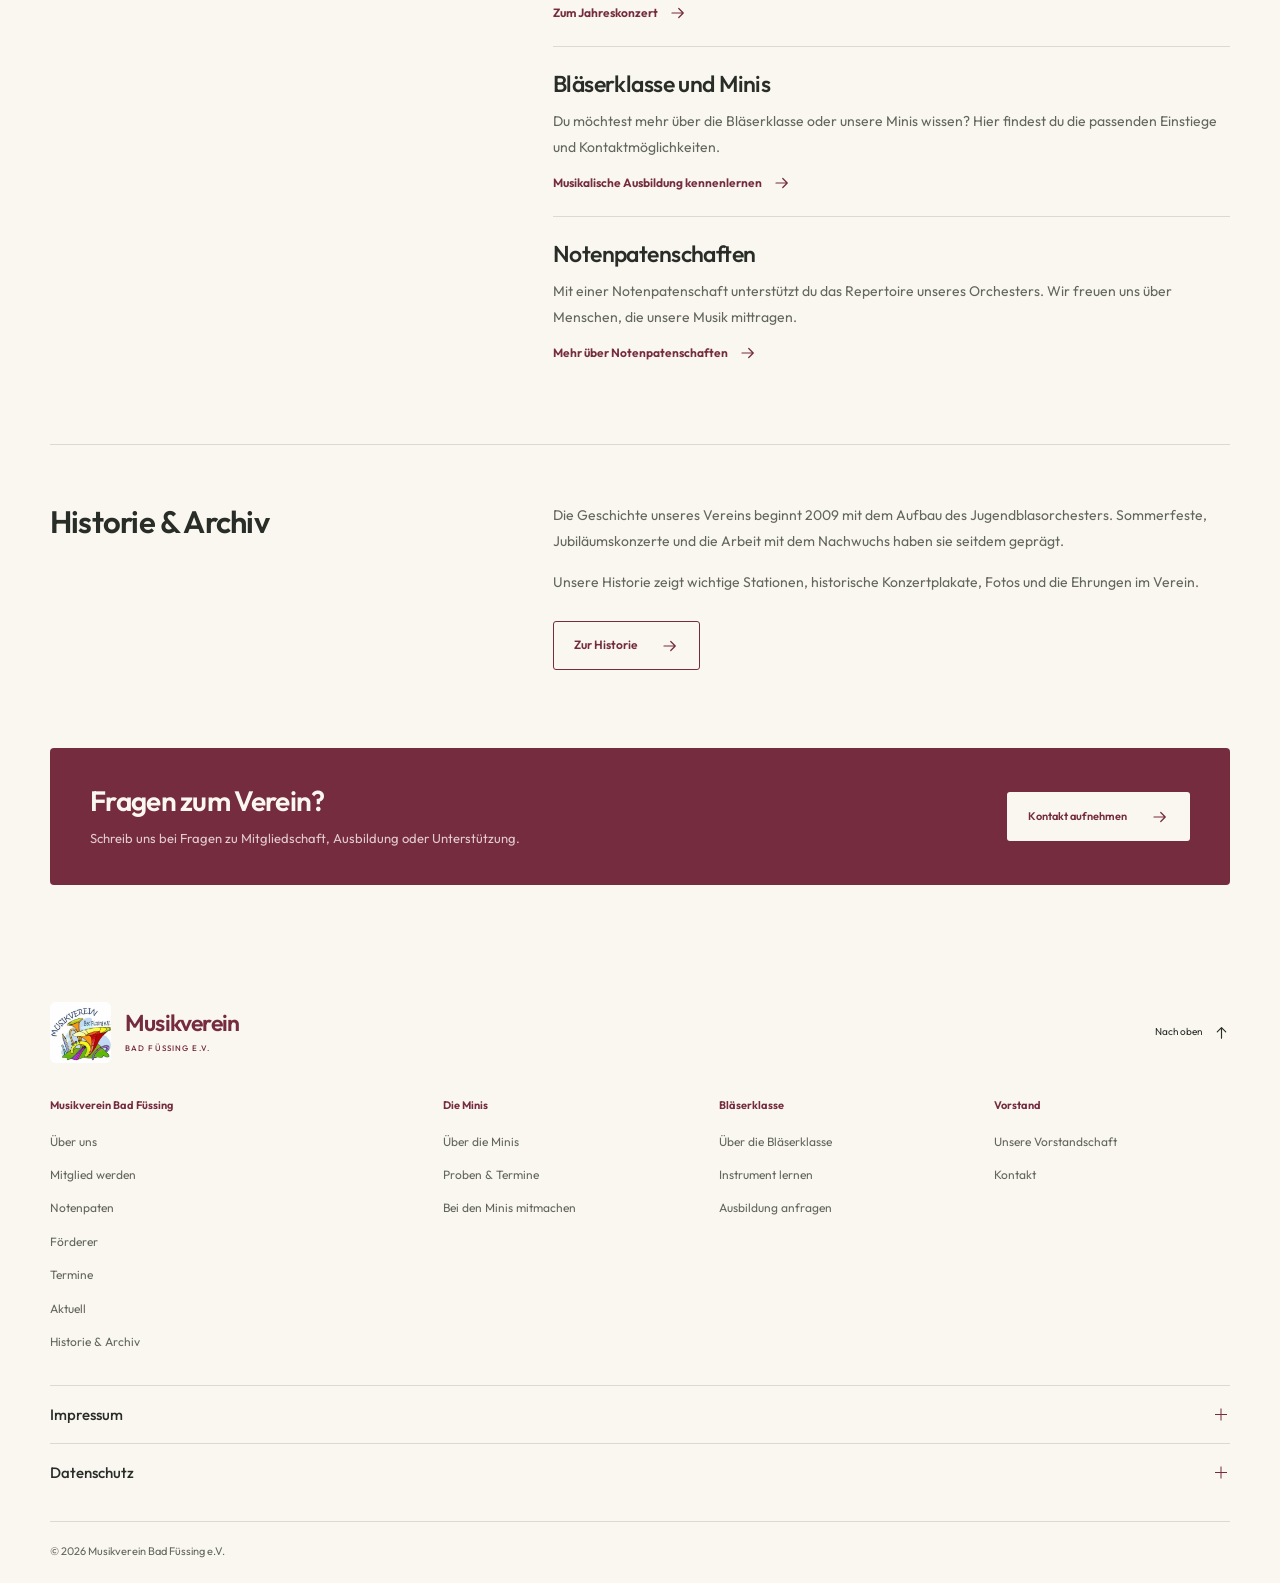
<file: verein.html>
<!doctype html>
<html lang="de">
<head>
  <meta charset="utf-8">
  <meta name="viewport" content="width=device-width, initial-scale=1">
  <meta name="description" content="Über uns, Mitgliedschaft, Notenpatenschaften, Förderer, Termine, Aktuelles und Archiv des Musikvereins Bad Füssing.">
  <meta name="theme-color" content="#752c3e">
  <meta name="robots" content="noindex, nofollow">
  <title>Unser Verein | Musikverein Bad Füssing</title>
  <link rel="preload" href="assets/fonts/outfit-latin.woff2" as="font" type="font/woff2" crossorigin>
  <link rel="icon" href="assets/logo-musikverein.png" type="image/png">
  <link rel="stylesheet" href="assets/styles.css">
  <link rel="stylesheet" href="assets/structure.css">
  <link rel="stylesheet" href="assets/review.css">
  <link rel="stylesheet" href="assets/heritage.css">
  <link rel="stylesheet" href="assets/outfit.css">
  <link rel="stylesheet" href="assets/programme.css">
  <link rel="stylesheet" href="assets/stage.css">
  <link rel="stylesheet" href="assets/legal.css">
  <script src="assets/script.js" defer></script>
</head>
<body class="page-verein"><svg class="icon-library" xmlns="http://www.w3.org/2000/svg" aria-hidden="true">
    <symbol id="i-arrow" viewBox="0 0 24 24"><path d="M4 12h15m-6-6 6 6-6 6"/></symbol>
    <symbol id="i-diagonal" viewBox="0 0 24 24"><path d="M6 18 18 6M6 6h12v12"/></symbol>
    <symbol id="i-pin" viewBox="0 0 24 24"><path d="M19 10c0 5-7 11-7 11S5 15 5 10a7 7 0 1 1 14 0Z"/><circle cx="12" cy="10" r="2.5"/></symbol>
    <symbol id="i-clock" viewBox="0 0 24 24"><circle cx="12" cy="12" r="9"/><path d="M12 7v5l3 2"/></symbol>
    <symbol id="i-mail" viewBox="0 0 24 24"><rect x="3" y="5" width="18" height="14" rx="2"/><path d="m4 7 8 6 8-6"/></symbol>
    <symbol id="i-calendar" viewBox="0 0 24 24"><rect x="3" y="5" width="18" height="16" rx="2"/><path d="M7 3v4m10-4v4M3 11h18m-13 4h2m4 0h2m-8 3h2"/></symbol>
    <symbol id="i-plus" viewBox="0 0 24 24"><path d="M5 12h14M12 5v14"/></symbol>
    <symbol id="i-close" viewBox="0 0 24 24"><path d="m6 6 12 12M6 18 18 6"/></symbol>
    <symbol id="i-note" viewBox="0 0 24 24"><path d="M9 18V5l11-2v13M9 8l11-2"/><ellipse cx="6" cy="18" rx="3" ry="2.5"/><ellipse cx="17" cy="16" rx="3" ry="2.5"/></symbol>
    <symbol id="i-heart" viewBox="0 0 24 24"><path d="M20 5c-3-3-6-1-8 1C10 4 7 2 4 5c-5 5 2 10 8 15 6-5 13-10 8-15Z"/></symbol>
  </svg><a class="skip-link" href="#inhalt">Zum Inhalt springen</a><header class="site-header"><div class="container header-inner"><a class="brand" href="index.html" aria-label="Musikverein Bad Füssing – zur Startseite"><img class="brand-logo" src="assets/logo-musikverein.png" alt="Logo des Musikvereins Bad Füssing e.V." width="447" height="447"><span class="brand-type">Musikverein<span>BAD FÜSSING E.V.</span></span></a><button class="menu-toggle" type="button" aria-controls="main-navigation header-membership" aria-expanded="false"><span>Menü</span><span class="menu-lines" aria-hidden="true"></span></button><nav class="site-nav" id="main-navigation" aria-label="Hauptnavigation"><a class="nav-page-link is-current" href="verein.html" aria-current="page">Verein</a><a class="nav-page-link" href="minis.html">Minis</a><a class="nav-page-link" href="blaeserklasse.html">Bläserklasse</a><a class="nav-page-link" href="vorstand.html">Vorstand</a><a class="nav-page-link" href="historie.html">Historie</a><a class="nav-page-link" href="notenpaten.html">Notenpaten</a></nav><a class="nav-membership header-membership" id="header-membership" href="verein.html">Mitglied werden <svg class="icon" aria-hidden="true"><use href="#i-diagonal"/></svg></a></div></header><main id="inhalt"><div class="container"><nav class="breadcrumb" aria-label="Brotkrümelnavigation"><a href="index.html">Startseite</a><span aria-hidden="true">/</span><span aria-current="page">Verein</span></nav><section class="page-hero" aria-labelledby="page-title"><div><h1 id="page-title">Musikverein<br>Bad Füssing</h1><p>Der Musikverein Bad Füssing wurde 2009 gegründet. Hier findest du Informationen zum Orchester, zur Mitgliedschaft und zur Unterstützung des Vereins.</p></div><figure><img src="assets/photos/jubo-gruppenfoto.png" alt="Das JUBO Bad Füssing bei einem gemeinsamen Gruppenfoto" width="4000" height="1817" fetchpriority="high"><figcaption>JUBO Bad Füssing</figcaption></figure></section><nav class="page-jump" aria-label="Auf dieser Seite"><a href="#ueber-uns">Über uns</a><a href="#mitglied-werden">Mitglied werden</a><a href="#notenpatenschaften">Notenpaten</a><a href="#foerderer">Unterstützung</a><a href="#termine">Termine</a><a href="#aktuell">Aktuell</a><a href="#archiv">Historie & Archiv</a></nav><section class="content-section section-two-column" id="ueber-uns" aria-labelledby="title-ueber-uns"><div><h2 id="title-ueber-uns">Über uns</h2></div><div class="section-copy"><p>Der Musikverein Bad Füssing wurde 2009 gegründet, um ein Jugendblasorchester aufzubauen. Daraus ist das JUBO Bad Füssing gewachsen: ein Orchester, in dem heute unterschiedliche Generationen gemeinsam musizieren.</p><p>Unser Vereinsleben reicht von der Ausbildung der ersten Töne über die Minis bis zum gemeinsamen Konzert. Im Großen Kursaal, im Kurpark und bei weiteren Auftritten teilen wir unsere Freude an der Musik mit unserem Publikum.</p><dl class="info-facts"><div><dt>Unser Orchester</dt><dd>JUBO Bad Füssing</dd></div><div><dt>Musikalische Leitung</dt><dd>Mag. Michaela Berger</dd></div><div><dt>Nachwuchs</dt><dd>Bläserklasse, Beginners und JUBO-Minis</dd></div><div><dt>Proben</dt><dd>Donnerstags, 19:00–21:00 Uhr<br>Probenraum an der Kurgymnastikhalle</dd></div></dl><a class="text-link " href="vorstand.html">Die Menschen hinter dem Verein <svg class="icon" aria-hidden="true"><use href="#i-arrow"/></svg></a></div></section><section class="content-section section-two-column" id="mitglied-werden" aria-labelledby="title-mitglied-werden"><div><h2 id="title-mitglied-werden">Mitglied werden</h2></div><div class="section-copy"><p>Du möchtest mitspielen oder die Arbeit unseres Vereins unterstützen? Beides hilft unserer Gemeinschaft und unserem Nachwuchs.</p><div class="membership-options"><article class="small-info-card"><h3>Aktiv mitspielen</h3><p>Du spielst ein Blasinstrument oder Schlagwerk? Lerne das JUBO kennen und sprich mit uns über deinen Einstieg.</p></article><article class="small-info-card"><h3>Den Verein unterstützen</h3><p>Wenn du den Verein unterstützen möchtest, informieren wir dich über die Möglichkeiten.</p></article></div><ol class="number-list"><li><h3>Kontakt aufnehmen</h3><p>Erzähle uns, ob du mitspielen oder den Verein fördern möchtest.</p></li><li><h3>Mitgliedschaft klären</h3><p>Fragen zu Instrument, Probe, Beitrag und Beitritt klären wir persönlich mit dir.</p></li></ol><a class="button button-wine" href="mailto:mv-badfuessing@gmx.de?subject=Interesse%20an%20einer%20Mitgliedschaft">Mitgliedschaft anfragen <svg class="icon" aria-hidden="true"><use href="#i-arrow"/></svg></a></div></section><section class="content-section section-two-column" id="notenpatenschaften" aria-labelledby="title-notenpatenschaften"><div><h2 id="title-notenpatenschaften">Unsere Notenpaten</h2></div><div class="section-copy"><p>Seit 2011 schenken uns Notenpatinnen und Notenpaten Musikstücke für das Jahreskonzert oder den Gottesdienst. Diese Unterstützung ist ein wesentlicher Bestandteil unseres Vereinslebens.</p><p>Auf unserer Notenpatenseite würdigen wir alle Jahrgänge von 2011 bis 2026 mit Namen und Musikstücken. Auch die Notenpatentafel aus dem Foyer des Proberaums ist dort zu sehen.</p><a class="button button-outline" href="notenpaten.html">Zu unseren Notenpaten <svg class="icon" aria-hidden="true"><use href="#i-arrow"/></svg></a></div></section><section class="content-section section-two-column" id="foerderer" aria-labelledby="title-foerderer"><div><h2 id="title-foerderer">Unterstützung</h2></div><div class="section-copy"><p>Musikalische Ausbildung, Leihinstrumente und die Arbeit mit unserem Nachwuchs brauchen Menschen, die dahinterstehen. Privatpersonen und Unternehmen können sich bei Fragen zur Unterstützung direkt an den Verein wenden.</p><div class="membership-options"><article class="small-info-card"><h3>Nachwuchsarbeit</h3><p>Hilf mit, dass junge Menschen Zugang zu einem Instrument und zum gemeinsamen Musizieren finden.</p></article><article class="small-info-card"><h3>Vereinsarbeit</h3><p>Unterstütze die musikalische Arbeit, aus der unsere Proben und Konzerte entstehen.</p></article></div><a class="text-link " href="mailto:mv-badfuessing@gmx.de?subject=Den%20Musikverein%20als%20F%C3%B6rderer%20unterst%C3%BCtzen">Mit uns über Unterstützung sprechen <svg class="icon" aria-hidden="true"><use href="#i-arrow"/></svg></a></div></section><section class="content-section section-two-column" id="termine" aria-labelledby="title-termine"><div><h2 id="title-termine">Termine</h2></div><div class="section-copy"><div class="schedule-card"><svg class="icon" aria-hidden="true"><use href="#i-calendar"/></svg><div><h3>Mythos & Sehnsucht</h3><p class="schedule-time">15. November 2026 · 17:00 Uhr</p><p>Jahreskonzert im Großen Kursaal Bad Füssing.<br>Eintritt frei, Spenden erbeten.</p></div></div><a class="text-link " href="index.html">Zum Konzert & zu den Platzkarten <svg class="icon" aria-hidden="true"><use href="#i-arrow"/></svg></a><dl class="info-facts"><div><dt>JUBO-Probe</dt><dd>Donnerstags, 19:00–21:00 Uhr</dd></div><div><dt>Minis-Probe</dt><dd>Donnerstags, 17:30–19:00 Uhr</dd></div></dl><p class="small-print">Bei Fragen zu einzelnen Proben, Auftritten oder möglichen Änderungen melde dich bitte beim Verein.</p><a class="text-link " href="minis.html">Zu den Terminen der Minis <svg class="icon" aria-hidden="true"><use href="#i-arrow"/></svg></a></div></section><section class="content-section section-two-column" id="aktuell" aria-labelledby="title-aktuell"><div><h2 id="title-aktuell">Aktuell</h2></div><div class="section-copy"><div class="news-list"><article class="news-item"><h3>Jahreskonzert 2026</h3><p>Am 15. November 2026 laden wir zu „Mythos & Sehnsucht“ in den Großen Kursaal ein. Alle Angaben zu Beginn, Eintritt und Platzkarten findest du auf der Startseite.</p><a class="text-link " href="index.html">Zum Jahreskonzert <svg class="icon" aria-hidden="true"><use href="#i-arrow"/></svg></a></article><article class="news-item"><h3>Bläserklasse und Minis</h3><p>Du möchtest mehr über die Bläserklasse oder unsere Minis wissen? Hier findest du die passenden Einstiege und Kontaktmöglichkeiten.</p><a class="text-link " href="blaeserklasse.html">Musikalische Ausbildung kennenlernen <svg class="icon" aria-hidden="true"><use href="#i-arrow"/></svg></a></article><article class="news-item"><h3>Notenpatenschaften</h3><p>Mit einer Notenpatenschaft unterstützt du das Repertoire unseres Orchesters. Wir freuen uns über Menschen, die unsere Musik mittragen.</p><a class="text-link " href="#notenpatenschaften">Mehr über Notenpatenschaften <svg class="icon" aria-hidden="true"><use href="#i-arrow"/></svg></a></article></div></div></section><section class="content-section section-two-column" id="archiv" aria-labelledby="title-archiv"><div><h2 id="title-archiv">Historie & Archiv</h2></div><div class="section-copy"><p>Die Geschichte unseres Vereins beginnt 2009 mit dem Aufbau des Jugendblasorchesters. Sommerfeste, Jubiläumskonzerte und die Arbeit mit dem Nachwuchs haben sie seitdem geprägt.</p><p>Unsere Historie zeigt wichtige Stationen, historische Konzertplakate, Fotos und die Ehrungen im Verein.</p><a class="button button-outline" href="historie.html">Zur Historie <svg class="icon" aria-hidden="true"><use href="#i-arrow"/></svg></a></div></section></div><aside class="container page-closing"><div><h2>Fragen zum Verein?</h2><p>Schreib uns bei Fragen zu Mitgliedschaft, Ausbildung oder Unterstützung.</p></div><a class="button button-cream" href="mailto:mv-badfuessing@gmx.de?subject=Kontakt%20zum%20Musikverein">Kontakt aufnehmen <svg class="icon" aria-hidden="true"><use href="#i-arrow"/></svg></a></aside><div class="container"></div></main><footer class="site-footer"><div class="container footer-top"><a class="brand footer-brand" href="index.html" aria-label="Musikverein Bad Füssing – zur Startseite"><img class="brand-logo" src="assets/logo-musikverein.png" alt="Logo des Musikvereins Bad Füssing e.V." width="447" height="447"><span class="brand-type">Musikverein<span>BAD FÜSSING E.V.</span></span></a><a class="back-top" href="#inhalt">Nach oben <svg class="icon" aria-hidden="true"><use href="#i-arrow"/></svg></a></div><nav class="container footer-map" aria-label="Weitere Seiten"><div><h3>Musikverein Bad Füssing</h3><ul><li><a href="#ueber-uns">Über uns</a></li><li><a href="#mitglied-werden">Mitglied werden</a></li><li><a href="notenpaten.html">Notenpaten</a></li><li><a href="#foerderer">Förderer</a></li><li><a href="#termine">Termine</a></li><li><a href="#aktuell">Aktuell</a></li><li><a href="historie.html">Historie & Archiv</a></li></ul></div><div><h3>Die Minis</h3><ul><li><a href="minis.html">Über die Minis</a></li><li><a href="minis.html">Proben & Termine</a></li><li><a href="minis.html">Bei den Minis mitmachen</a></li></ul></div><div><h3>Bläserklasse</h3><ul><li><a href="blaeserklasse.html">Über die Bläserklasse</a></li><li><a href="blaeserklasse.html">Instrument lernen</a></li><li><a href="blaeserklasse.html">Ausbildung anfragen</a></li></ul></div><div><h3>Vorstand</h3><ul><li><a href="vorstand.html">Unsere Vorstandschaft</a></li><li><a href="vorstand.html">Kontakt</a></li></ul></div></nav><div class="container footer-legal"><details class="legal-disclosure" id="impressum"><summary>Impressum<span class="legal-toggle" aria-hidden="true"></span></summary><div class="footer-legal-text"><h3>Impressum:</h3>
<p>Musikverein Bad Füssing e.V.<br>Heidestraße 19<br>94060 Pocking<br>vertreten durch:<br>Herrn Michael Stiglbauer, 1.Vors.<br>E-Mail: mv-badfuessing@gmx.de</p>
<p>Eintragung im Vereinsregister<br>Registergericht Amtsgericht Passau<br>Registernummer: VR 200244</p>
<p>Streitschlichtung:<br>Wir sind nicht bereit oder verpflichtet an Streitbeilegungsverfahren vor einer Verbraucherschlichtungsstelle teilzunehmen.</p>
<p>Haftung für Inhalte:<br>Als Diensteanbieter sind wir gem. § 7 Abs. 1 TMG für eigene Inhalte auf diesen Seiten nach den allgemeinen Gesetzen verantwortlich. Nach §§ 8 bis 10 TMG sind wir als Diensteanbieter jedoch nicht verpflichtet, übermittelte oder gespeicherte fremde Informationen zu überwachen oder nach Umständen zu forschen, die auf eine rechtswidrige Tätigkeit hinweisen.</p>
</div></details><details class="legal-disclosure" id="datenschutz"><summary>Datenschutz<span class="legal-toggle" aria-hidden="true"></span></summary><div class="footer-legal-text"><h3>Datenschutzerklärung</h3>
<p>Die Betreiber dieser Seiten nehmen den Schutz Ihrer persönlichen Daten sehr ernst. Wir behandeln Ihre personenbezogenen Daten vertraulich und entsprechend der gesetzlichen Datenschutz-vorschriften, sowie dieser Datenschutzerklärung.</p>
<p>Die Nutzung unserer Website ist in der Regel ohne Angabe personenbezogener Daten möglich. Soweit auf unseren Seiten personenbezogene Daten (beispielsweise Name, Anschrift oder E-Mail-Adressen) erhoben werden, erfolgt dies, soweit möglich, stets auf freiwilliger Basis. Diese Daten werden ohne Ihre ausdrückliche Zustimmung nicht an Dritte weitergegeben.</p>
<p>Wir weisen darauf hin, dass die Datenübertragung im Internet (z.B. bei der Kommunikation per E-Mail) Sicherheitslücken aufweisen kann. Ein lückenloser Schutz der Daten vor dem Zugriff durch Dritte ist nicht möglich.</p>
</div></details></div><div class="container footer-bottom"><span>© 2026 Musikverein Bad Füssing e.V.</span></div></footer><dialog class="lightbox" id="photo-dialog" aria-labelledby="lightbox-caption"><button class="lightbox-close" type="button" aria-label="Bildansicht schließen"><svg class="icon" aria-hidden="true"><use href="#i-close"/></svg></button><figure><img id="lightbox-image" src="assets/photos/jubo-gruppenfoto.png" alt=""><figcaption id="lightbox-caption"></figcaption></figure></dialog></body></html>
</file>
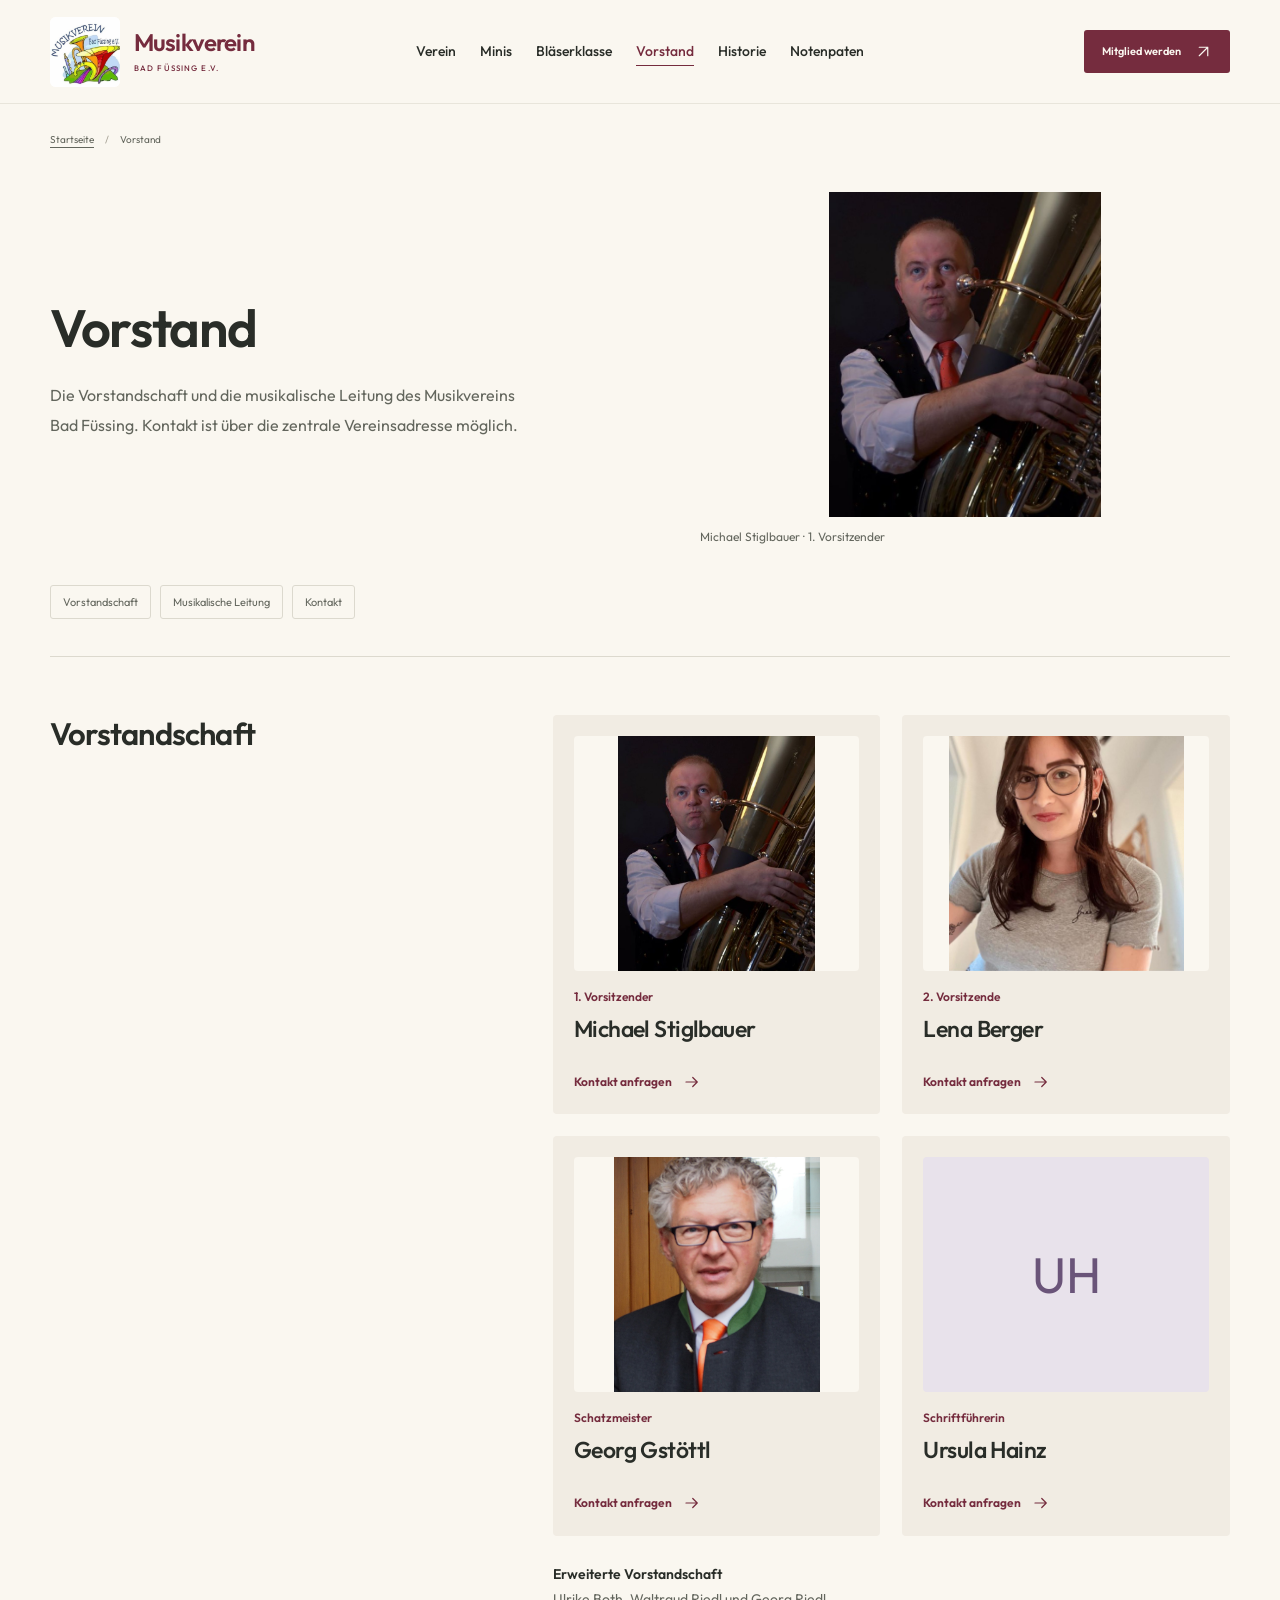
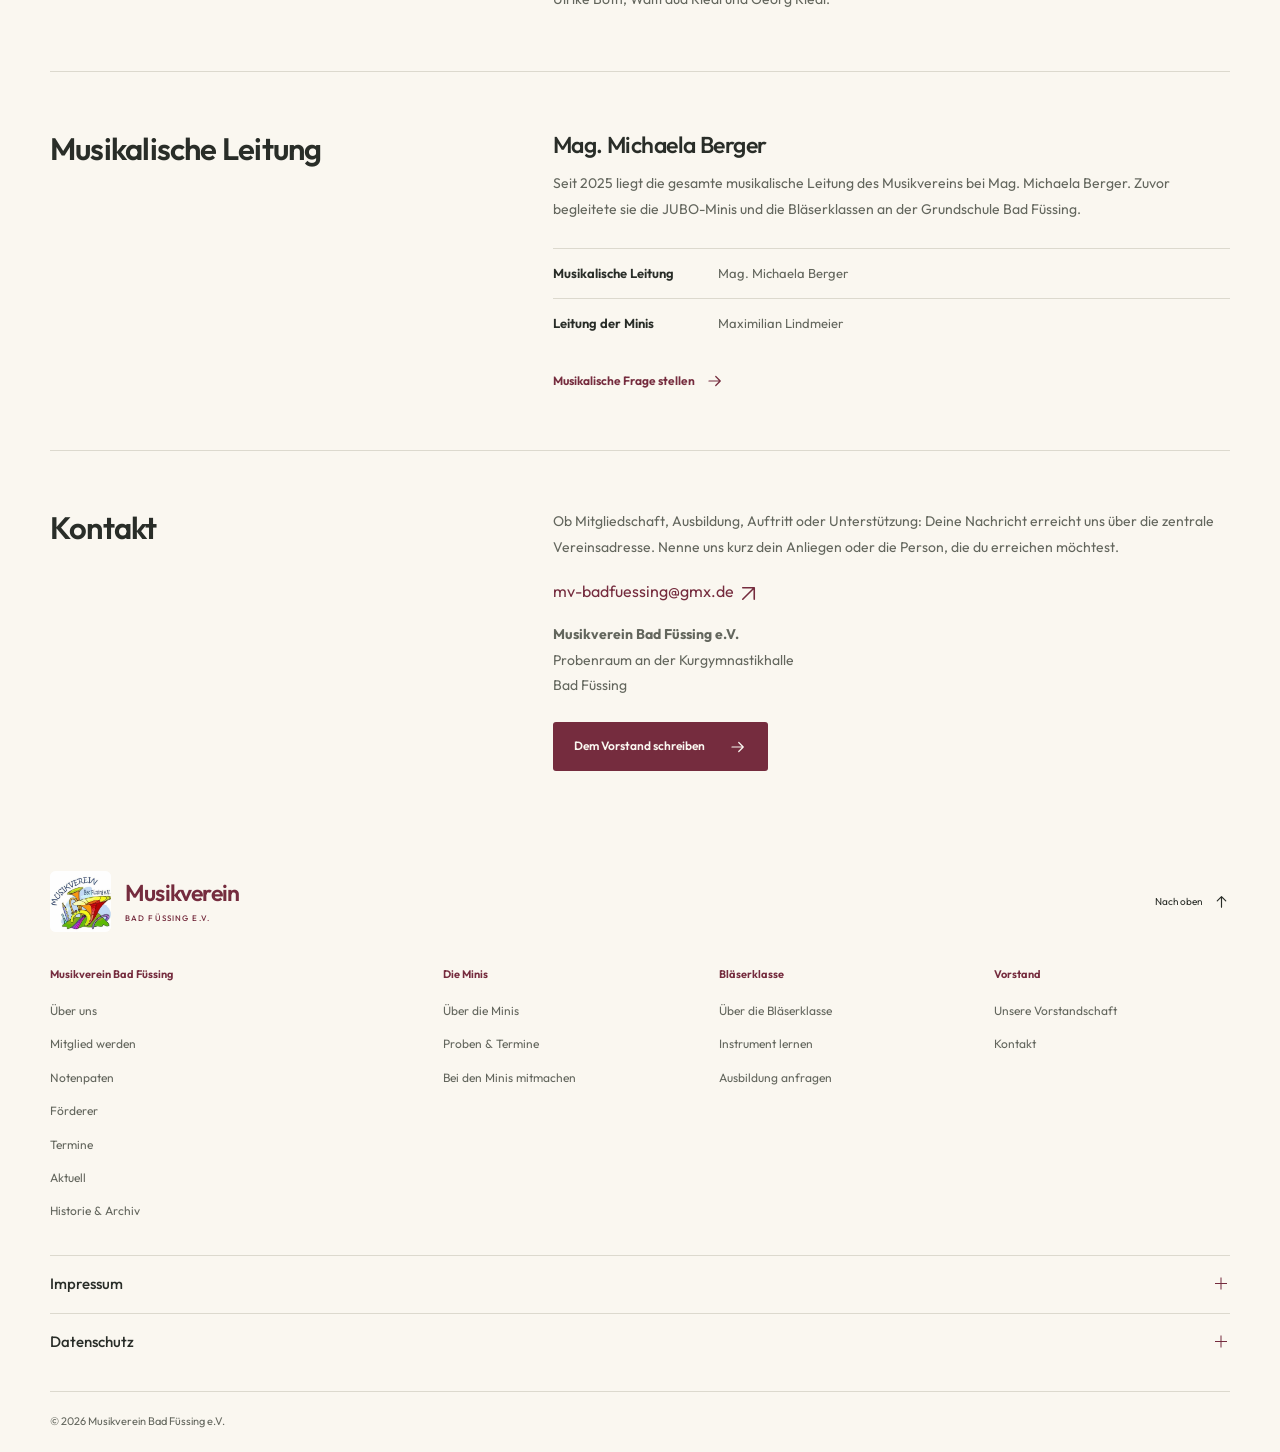
<file: vorstand.html>
<!doctype html>
<html lang="de">
<head>
  <meta charset="utf-8">
  <meta name="viewport" content="width=device-width, initial-scale=1">
  <meta name="description" content="Die Vorstandschaft, musikalische Leitung und Kontaktmöglichkeiten des Musikvereins Bad Füssing e.V.">
  <meta name="theme-color" content="#752c3e">
  <meta name="robots" content="noindex, nofollow">
  <title>Vorstand & Kontakt | Musikverein Bad Füssing</title>
  <link rel="preload" href="assets/fonts/outfit-latin.woff2" as="font" type="font/woff2" crossorigin>
  <link rel="icon" href="assets/logo-musikverein.png" type="image/png">
  <link rel="stylesheet" href="assets/styles.css">
  <link rel="stylesheet" href="assets/structure.css">
  <link rel="stylesheet" href="assets/review.css">
  <link rel="stylesheet" href="assets/heritage.css">
  <link rel="stylesheet" href="assets/outfit.css">
  <link rel="stylesheet" href="assets/programme.css">
  <link rel="stylesheet" href="assets/stage.css">
  <link rel="stylesheet" href="assets/legal.css">
  <script src="assets/script.js" defer></script>
</head>
<body class="page-board"><svg class="icon-library" xmlns="http://www.w3.org/2000/svg" aria-hidden="true">
    <symbol id="i-arrow" viewBox="0 0 24 24"><path d="M4 12h15m-6-6 6 6-6 6"/></symbol>
    <symbol id="i-diagonal" viewBox="0 0 24 24"><path d="M6 18 18 6M6 6h12v12"/></symbol>
    <symbol id="i-pin" viewBox="0 0 24 24"><path d="M19 10c0 5-7 11-7 11S5 15 5 10a7 7 0 1 1 14 0Z"/><circle cx="12" cy="10" r="2.5"/></symbol>
    <symbol id="i-clock" viewBox="0 0 24 24"><circle cx="12" cy="12" r="9"/><path d="M12 7v5l3 2"/></symbol>
    <symbol id="i-mail" viewBox="0 0 24 24"><rect x="3" y="5" width="18" height="14" rx="2"/><path d="m4 7 8 6 8-6"/></symbol>
    <symbol id="i-calendar" viewBox="0 0 24 24"><rect x="3" y="5" width="18" height="16" rx="2"/><path d="M7 3v4m10-4v4M3 11h18m-13 4h2m4 0h2m-8 3h2"/></symbol>
    <symbol id="i-plus" viewBox="0 0 24 24"><path d="M5 12h14M12 5v14"/></symbol>
    <symbol id="i-close" viewBox="0 0 24 24"><path d="m6 6 12 12M6 18 18 6"/></symbol>
    <symbol id="i-note" viewBox="0 0 24 24"><path d="M9 18V5l11-2v13M9 8l11-2"/><ellipse cx="6" cy="18" rx="3" ry="2.5"/><ellipse cx="17" cy="16" rx="3" ry="2.5"/></symbol>
    <symbol id="i-heart" viewBox="0 0 24 24"><path d="M20 5c-3-3-6-1-8 1C10 4 7 2 4 5c-5 5 2 10 8 15 6-5 13-10 8-15Z"/></symbol>
  </svg><a class="skip-link" href="#inhalt">Zum Inhalt springen</a><header class="site-header"><div class="container header-inner"><a class="brand" href="index.html" aria-label="Musikverein Bad Füssing – zur Startseite"><img class="brand-logo" src="assets/logo-musikverein.png" alt="Logo des Musikvereins Bad Füssing e.V." width="447" height="447"><span class="brand-type">Musikverein<span>BAD FÜSSING E.V.</span></span></a><button class="menu-toggle" type="button" aria-controls="main-navigation header-membership" aria-expanded="false"><span>Menü</span><span class="menu-lines" aria-hidden="true"></span></button><nav class="site-nav" id="main-navigation" aria-label="Hauptnavigation"><a class="nav-page-link" href="verein.html">Verein</a><a class="nav-page-link" href="minis.html">Minis</a><a class="nav-page-link" href="blaeserklasse.html">Bläserklasse</a><a class="nav-page-link is-current" href="vorstand.html" aria-current="page">Vorstand</a><a class="nav-page-link" href="historie.html">Historie</a><a class="nav-page-link" href="notenpaten.html">Notenpaten</a></nav><a class="nav-membership header-membership" id="header-membership" href="verein.html">Mitglied werden <svg class="icon" aria-hidden="true"><use href="#i-diagonal"/></svg></a></div></header><main id="inhalt"><div class="container"><nav class="breadcrumb" aria-label="Brotkrümelnavigation"><a href="index.html">Startseite</a><span aria-hidden="true">/</span><span aria-current="page">Vorstand</span></nav><section class="page-hero" aria-labelledby="page-title"><div><h1 id="page-title">Vorstand</h1><p>Die Vorstandschaft und die musikalische Leitung des Musikvereins Bad Füssing. Kontakt ist über die zentrale Vereinsadresse möglich.</p></div><figure><img src="assets/photos/vorstand-michael-stiglbauer.jpg" alt="Michael Stiglbauer, 1. Vorsitzender des Musikvereins, mit seiner Tuba" width="630" height="753" fetchpriority="high"><figcaption>Michael Stiglbauer · 1. Vorsitzender</figcaption></figure></section><nav class="page-jump" aria-label="Auf dieser Seite"><a href="#vorstand">Vorstandschaft</a><a href="#leitung">Musikalische Leitung</a><a href="#kontakt">Kontakt</a></nav><section class="content-section section-two-column" id="vorstand" aria-labelledby="title-vorstand"><div><h2 id="title-vorstand">Vorstandschaft</h2></div><div class="section-copy"><div class="board-grid"><article class="board-card"><a class="board-photo" href="assets/photos/vorstand-michael-stiglbauer.jpg" data-lightbox data-caption="Michael Stiglbauer – 1. Vorsitzender" aria-label="Foto von Michael Stiglbauer vergrößern"><img src="assets/photos/vorstand-michael-stiglbauer.jpg" alt="Michael Stiglbauer, 1. Vorsitzender" loading="lazy"></a><p class="board-role">1. Vorsitzender</p><h3>Michael Stiglbauer</h3><a class="text-link " href="mailto:mv-badfuessing@gmx.de?subject=Kontakt%20zu%20Michael%20Stiglbauer%20%E2%80%93%201.%20Vorsitzender">Kontakt anfragen <svg class="icon" aria-hidden="true"><use href="#i-arrow"/></svg></a></article><article class="board-card"><a class="board-photo" href="assets/photos/vorstand-lena-berger.jpg" data-lightbox data-caption="Lena Berger – 2. Vorsitzende" aria-label="Foto von Lena Berger vergrößern"><img src="assets/photos/vorstand-lena-berger.jpg" alt="Lena Berger, 2. Vorsitzende" loading="lazy"></a><p class="board-role">2. Vorsitzende</p><h3>Lena Berger</h3><a class="text-link " href="mailto:mv-badfuessing@gmx.de?subject=Kontakt%20zu%20Lena%20Berger%20%E2%80%93%202.%20Vorsitzende">Kontakt anfragen <svg class="icon" aria-hidden="true"><use href="#i-arrow"/></svg></a></article><article class="board-card"><a class="board-photo" href="assets/photos/vorstand-georg-gstoettl.jpg" data-lightbox data-caption="Georg Gstöttl – Schatzmeister" aria-label="Foto von Georg Gstöttl vergrößern"><img src="assets/photos/vorstand-georg-gstoettl.jpg" alt="Georg Gstöttl, Schatzmeister" loading="lazy"></a><p class="board-role">Schatzmeister</p><h3>Georg Gstöttl</h3><a class="text-link " href="mailto:mv-badfuessing@gmx.de?subject=Kontakt%20zu%20Georg%20Gst%C3%B6ttl%20%E2%80%93%20Schatzmeister">Kontakt anfragen <svg class="icon" aria-hidden="true"><use href="#i-arrow"/></svg></a></article><article class="board-card"><span class="board-initials" aria-hidden="true">UH</span><p class="board-role">Schriftführerin</p><h3>Ursula Hainz</h3><a class="text-link " href="mailto:mv-badfuessing@gmx.de?subject=Kontakt%20zu%20Ursula%20Hainz%20%E2%80%93%20Schriftf%C3%BChrerin">Kontakt anfragen <svg class="icon" aria-hidden="true"><use href="#i-arrow"/></svg></a></article></div><p class="board-extension"><strong>Erweiterte Vorstandschaft</strong><br>Ulrike Both, Waltraud Riedl und Georg Riedl.</p></div></section><section class="content-section section-two-column" id="leitung" aria-labelledby="title-leitung"><div><h2 id="title-leitung">Musikalische Leitung</h2></div><div class="section-copy"><h3>Mag. Michaela Berger</h3><p>Seit 2025 liegt die gesamte musikalische Leitung des Musikvereins bei Mag. Michaela Berger. Zuvor begleitete sie die JUBO-Minis und die Bläserklassen an der Grundschule Bad Füssing.</p><dl class="info-facts"><div><dt>Musikalische Leitung</dt><dd>Mag. Michaela Berger</dd></div><div><dt>Leitung der Minis</dt><dd>Maximilian Lindmeier</dd></div></dl><a class="text-link " href="mailto:mv-badfuessing@gmx.de?subject=Frage%20zur%20musikalischen%20Arbeit%20im%20Verein">Musikalische Frage stellen <svg class="icon" aria-hidden="true"><use href="#i-arrow"/></svg></a></div></section><section class="content-section section-two-column" id="kontakt" aria-labelledby="title-kontakt"><div><h2 id="title-kontakt">Kontakt</h2></div><div class="section-copy"><div class="board-contact"><p>Ob Mitgliedschaft, Ausbildung, Auftritt oder Unterstützung: Deine Nachricht erreicht uns über die zentrale Vereinsadresse. Nenne uns kurz dein Anliegen oder die Person, die du erreichen möchtest.</p><a href="mailto:mv-badfuessing@gmx.de">mv-badfuessing@gmx.de <svg class="icon" aria-hidden="true"><use href="#i-diagonal"/></svg></a><p><strong>Musikverein Bad Füssing e.V.</strong><br>Probenraum an der Kurgymnastikhalle<br>Bad Füssing</p></div><a class="button button-wine" href="mailto:mv-badfuessing@gmx.de?subject=Kontakt%20zum%20Vorstand%20des%20Musikvereins">Dem Vorstand schreiben <svg class="icon" aria-hidden="true"><use href="#i-arrow"/></svg></a></div></section></div></main><footer class="site-footer"><div class="container footer-top"><a class="brand footer-brand" href="index.html" aria-label="Musikverein Bad Füssing – zur Startseite"><img class="brand-logo" src="assets/logo-musikverein.png" alt="Logo des Musikvereins Bad Füssing e.V." width="447" height="447"><span class="brand-type">Musikverein<span>BAD FÜSSING E.V.</span></span></a><a class="back-top" href="#inhalt">Nach oben <svg class="icon" aria-hidden="true"><use href="#i-arrow"/></svg></a></div><nav class="container footer-map" aria-label="Weitere Seiten"><div><h3>Musikverein Bad Füssing</h3><ul><li><a href="verein.html">Über uns</a></li><li><a href="verein.html">Mitglied werden</a></li><li><a href="notenpaten.html">Notenpaten</a></li><li><a href="verein.html">Förderer</a></li><li><a href="verein.html">Termine</a></li><li><a href="verein.html">Aktuell</a></li><li><a href="historie.html">Historie & Archiv</a></li></ul></div><div><h3>Die Minis</h3><ul><li><a href="minis.html">Über die Minis</a></li><li><a href="minis.html">Proben & Termine</a></li><li><a href="minis.html">Bei den Minis mitmachen</a></li></ul></div><div><h3>Bläserklasse</h3><ul><li><a href="blaeserklasse.html">Über die Bläserklasse</a></li><li><a href="blaeserklasse.html">Instrument lernen</a></li><li><a href="blaeserklasse.html">Ausbildung anfragen</a></li></ul></div><div><h3>Vorstand</h3><ul><li><a href="#vorstand">Unsere Vorstandschaft</a></li><li><a href="#kontakt">Kontakt</a></li></ul></div></nav><div class="container footer-legal"><details class="legal-disclosure" id="impressum"><summary>Impressum<span class="legal-toggle" aria-hidden="true"></span></summary><div class="footer-legal-text"><h3>Impressum:</h3>
<p>Musikverein Bad Füssing e.V.<br>Heidestraße 19<br>94060 Pocking<br>vertreten durch:<br>Herrn Michael Stiglbauer, 1.Vors.<br>E-Mail: mv-badfuessing@gmx.de</p>
<p>Eintragung im Vereinsregister<br>Registergericht Amtsgericht Passau<br>Registernummer: VR 200244</p>
<p>Streitschlichtung:<br>Wir sind nicht bereit oder verpflichtet an Streitbeilegungsverfahren vor einer Verbraucherschlichtungsstelle teilzunehmen.</p>
<p>Haftung für Inhalte:<br>Als Diensteanbieter sind wir gem. § 7 Abs. 1 TMG für eigene Inhalte auf diesen Seiten nach den allgemeinen Gesetzen verantwortlich. Nach §§ 8 bis 10 TMG sind wir als Diensteanbieter jedoch nicht verpflichtet, übermittelte oder gespeicherte fremde Informationen zu überwachen oder nach Umständen zu forschen, die auf eine rechtswidrige Tätigkeit hinweisen.</p>
</div></details><details class="legal-disclosure" id="datenschutz"><summary>Datenschutz<span class="legal-toggle" aria-hidden="true"></span></summary><div class="footer-legal-text"><h3>Datenschutzerklärung</h3>
<p>Die Betreiber dieser Seiten nehmen den Schutz Ihrer persönlichen Daten sehr ernst. Wir behandeln Ihre personenbezogenen Daten vertraulich und entsprechend der gesetzlichen Datenschutz-vorschriften, sowie dieser Datenschutzerklärung.</p>
<p>Die Nutzung unserer Website ist in der Regel ohne Angabe personenbezogener Daten möglich. Soweit auf unseren Seiten personenbezogene Daten (beispielsweise Name, Anschrift oder E-Mail-Adressen) erhoben werden, erfolgt dies, soweit möglich, stets auf freiwilliger Basis. Diese Daten werden ohne Ihre ausdrückliche Zustimmung nicht an Dritte weitergegeben.</p>
<p>Wir weisen darauf hin, dass die Datenübertragung im Internet (z.B. bei der Kommunikation per E-Mail) Sicherheitslücken aufweisen kann. Ein lückenloser Schutz der Daten vor dem Zugriff durch Dritte ist nicht möglich.</p>
</div></details></div><div class="container footer-bottom"><span>© 2026 Musikverein Bad Füssing e.V.</span></div></footer><dialog class="lightbox" id="photo-dialog" aria-labelledby="lightbox-caption"><button class="lightbox-close" type="button" aria-label="Bildansicht schließen"><svg class="icon" aria-hidden="true"><use href="#i-close"/></svg></button><figure><img id="lightbox-image" src="assets/photos/jubo-gruppenfoto.png" alt=""><figcaption id="lightbox-caption"></figcaption></figure></dialog></body></html>
</file>
<file: assets/styles.css>
@font-face{font-family:"DM Sans";font-style:normal;font-weight:100 1000;font-display:swap;src:url("fonts/dm-sans-latin.woff2") format("woff2")}
@font-face{font-family:"DM Serif Display";font-style:normal;font-weight:400;font-display:swap;src:url("fonts/dm-serif-display-latin.woff2") format("woff2")}
@font-face{font-family:"DM Serif Display";font-style:italic;font-weight:400;font-display:swap;src:url("fonts/dm-serif-display-italic-latin.woff2") format("woff2")}
:root{--cream:#faf7f0;--paper:#f1ece3;--wine:#752c3e;--wine-dark:#562030;--ink:#292d28;--muted:#63665d;--sage:#e3e8d9;--sage-dark:#536346;--line:#dcd9ce;--container:1240px;--serif:"DM Serif Display",Georgia,serif;--sans:"DM Sans","Segoe UI",sans-serif}
*,*::before,*::after{box-sizing:border-box}
html{scroll-behavior:smooth;scroll-padding-top:110px}
body{margin:0;background:var(--cream);color:var(--ink);font-family:var(--sans);font-size:16px;line-height:1.65;-webkit-font-smoothing:antialiased}
body:has(dialog[open]){overflow:hidden}
img{display:block;max-width:100%;height:auto}
a{color:inherit;text-decoration:none}
button,input{font:inherit}
button{cursor:pointer}
button,a{-webkit-tap-highlight-color:transparent}
button{color:inherit}
button:disabled{cursor:default}
button:focus-visible,a:focus-visible,summary:focus-visible,[role="tabpanel"]:focus-visible{outline:3px solid #a55d30;outline-offset:5px}
::selection{background:#dcc3c9;color:var(--wine-dark)}
figure,p,h1,h2,h3,dl,dd{margin:0}
h1,h2,h3{font-family:var(--serif);font-weight:400;line-height:1.08;letter-spacing:-.035em}
h2{font-size:clamp(38px,4.05vw,59px)}
h2 em,h1 em{color:var(--wine);font-weight:400}
p+p{margin-top:17px}
[hidden]{display:none!important}
.container{width:min(calc(100% - 100px),var(--container));margin-inline:auto}
.section-pad{padding-top:112px;padding-bottom:112px}
.icon{width:23px;height:23px;display:inline-block;fill:none;stroke:currentColor;stroke-width:1.65;stroke-linecap:round;stroke-linejoin:round;flex-shrink:0;vertical-align:middle}
.icon-library{position:absolute;width:0;height:0;overflow:hidden}
.sr-only{position:absolute;width:1px;height:1px;padding:0;margin:-1px;overflow:hidden;clip:rect(0,0,0,0);white-space:nowrap;border:0}
.skip-link{position:fixed;top:12px;left:12px;z-index:100;background:var(--wine);color:white;padding:12px 20px;transform:translateY(-170%)}
.skip-link:focus{transform:translateY(0)}
.eyebrow{font-size:11px;font-weight:700;letter-spacing:.16em;line-height:1.5;color:var(--wine);margin-bottom:24px}
.little-line{display:inline-block;width:29px;height:1px;background:currentColor;vertical-align:middle;margin-right:10px}
.topline{background:var(--wine);color:var(--cream);font-size:11px;letter-spacing:.045em}
.topline-inner{min-height:33px;display:flex;align-items:center;justify-content:space-between}
.topline-place{opacity:.8}
.site-header{position:sticky;top:0;z-index:20;background:rgba(250,247,240,.97);border-bottom:1px solid rgba(220,217,206,.6);backdrop-filter:blur(12px)}
.header-inner{min-height:93px;display:flex;align-items:center;justify-content:space-between;gap:35px}
.brand{display:flex;align-items:center;gap:9px;color:var(--wine);flex-shrink:0}
.brand-mark{width:45px;height:48px}
.brand-type{font-family:var(--serif);font-size:27px;line-height:1;letter-spacing:-.045em}
.brand-type>span{display:block;font-family:var(--sans);font-size:10px;font-weight:650;letter-spacing:.24em;margin-top:9px}
.site-nav{display:flex;align-items:center;gap:29px;font-size:12px;font-weight:600}
.site-nav>a{padding:10px 0;position:relative;white-space:nowrap}
.site-nav>a:not(.nav-contact)::after{content:"";position:absolute;bottom:3px;left:0;width:100%;height:1px;background:var(--wine);transform:scaleX(0);transform-origin:left;transition:transform .2s}
.site-nav>a:hover::after,.site-nav>a.is-active::after{transform:scaleX(1)}
.site-nav .nav-contact{padding:11px 17px;border:1px solid var(--wine);color:var(--wine);display:flex;gap:14px;align-items:center;border-radius:3px;transition:background .2s,color .2s}
.nav-contact .icon{width:17px;height:17px}
.site-nav .nav-contact:hover{background:var(--wine);color:var(--cream)}
.menu-toggle{display:none}
.hero{display:grid;grid-template-columns:1fr 1.07fr;gap:55px;padding-top:71px;padding-bottom:59px;align-items:center}
.hero-copy{padding:12px 0 0}
.hero .eyebrow{margin-bottom:24px;font-size:10px;letter-spacing:.12em}
.hero h1{font-size:clamp(58px,6.35vw,92px);line-height:1.035;letter-spacing:-.043em;margin-left:-3px;white-space:nowrap}
.hero h1 em{display:inline;font-style:italic}
.hero-intro{font-size:19px;line-height:1.55;margin-top:27px;letter-spacing:-.015em}
.hero-description{font-size:14px;color:var(--muted);line-height:1.75;max-width:360px;margin-top:13px}
.hero-actions{display:flex;align-items:center;gap:25px;margin-top:30px;flex-wrap:wrap}
.button{display:inline-flex;min-height:49px;padding:13px 20px;align-items:center;justify-content:center;gap:24px;border:1px solid transparent;border-radius:3px;font-size:12px;font-weight:600;line-height:1.4;transition:background .2s,color .2s,transform .2s}
.button .icon{width:18px;height:18px}
.button:hover{transform:translateY(-2px)}
.button-wine{color:var(--cream);background:var(--wine)}
.button-wine:hover{background:var(--wine-dark)}
.text-link{display:inline-flex;align-items:center;gap:11px;font-size:12px;font-weight:650;line-height:1.5;color:var(--wine);text-underline-offset:5px}
.text-link:hover{text-decoration:underline}
.text-link .icon{height:18px;width:18px;transition:transform .2s}
.text-link:hover .icon{transform:translateX(3px)}
.hero-footnote{display:flex;gap:13px;align-items:center;margin-top:34px;font-size:10px;line-height:1.55;letter-spacing:.02em;color:var(--muted)}
.tiny-note{color:var(--wine);font-family:Georgia,serif;font-size:35px;line-height:1}
.hero-visual{position:relative;min-width:0;padding-top:4px}
.hero-image-wrap{position:relative;border-radius:145px 5px 5px 5px;overflow:hidden;background:#232320}
.hero-image-wrap::after{content:"";position:absolute;inset:50% 0 0;background:linear-gradient(transparent,rgba(0,0,0,.72));pointer-events:none}
.hero-image{width:100%;height:510px;object-fit:cover;object-position:50% 61%;filter:brightness(1.15)}
.hero-image-caption{position:absolute;bottom:26px;left:30px;right:27px;color:#fff;display:flex;align-items:end;justify-content:space-between;gap:15px;z-index:1}
.hero-image-caption>span:first-child{font-family:var(--serif);font-size:23px;letter-spacing:-.02em}
.hero-image-caption>span:last-child{font-size:8px;letter-spacing:.14em;margin-bottom:5px;white-space:nowrap}
.hero-stamp{position:absolute;width:112px;height:112px;border-radius:50%;background:var(--sage);border:6px solid var(--cream);right:-25px;top:-22px;z-index:2;display:flex;flex-direction:column;align-items:center;justify-content:center;transform:rotate(12deg);font-size:11px;line-height:1.7;font-weight:600;color:var(--sage-dark)}
.hero-stamp .icon{height:27px;width:27px;margin:2px 0}
.photo-credit{display:block;text-align:right;color:var(--muted);font-size:9px;letter-spacing:.025em;margin-top:9px}
.next-concert{background:var(--wine);color:var(--cream);display:grid;grid-template-columns:135px 91px 1fr auto 45px;align-items:center;gap:26px;padding:24px 30px;border-radius:4px;transition:background .2s}
.next-concert:hover{background:var(--wine-dark)}
.next-label{font-size:9px;font-weight:600;letter-spacing:.1em;display:flex;align-items:center;gap:9px;white-space:nowrap}
.live-dot{width:6px;height:6px;border-radius:50%;background:#d9deb9;box-shadow:0 0 0 4px #ffffff0d}
.next-date{font-size:18px;font-weight:600;white-space:nowrap;letter-spacing:-.03em;border-right:1px solid #ffffff36;padding-right:24px}
.next-title{font-family:var(--serif);font-size:25px;line-height:1.2;letter-spacing:-.02em}
.next-title small{display:block;font-family:var(--sans);font-size:10px;letter-spacing:.015em;margin-top:6px;color:#e5ced2}
.next-location{font-size:11px;line-height:1.8;color:#ead8da}
.round-arrow{height:40px;width:40px;border:1px solid #ffffff4d;border-radius:50%;display:grid;place-items:center;transition:transform .2s}
.round-arrow .icon{height:19px;width:19px}
.next-concert:hover .round-arrow{transform:translateX(3px)}
.about{display:grid;grid-template-columns:1.1fr 1fr;gap:90px;align-items:center}
.about-visual{position:relative;padding-bottom:33px}
.about-visual>img{width:100%;height:365px;object-fit:cover;object-position:50% 45%;border-radius:4px}
.photo-label{position:absolute;bottom:0;right:-24px;background:var(--paper);display:flex;align-items:center;gap:16px;padding:21px 27px;font-size:11px;line-height:1.6;box-shadow:0 0 0 7px var(--cream)}
.label-star{font-size:33px;line-height:1;color:var(--wine)}
.about-copy .eyebrow{margin-bottom:20px}
.about-copy h2{margin-bottom:24px}
.about-copy>p:not(.eyebrow){font-size:14px;color:var(--muted);line-height:1.9}
.about-signature{display:flex;align-items:center;gap:12px;margin-top:25px;padding-top:20px;border-top:1px solid var(--line);font-size:11px;font-weight:600}
.about-signature .icon{color:var(--wine);width:19px;height:19px}
.join-section{padding:90px 0;background:var(--sage)}
.join-layout{display:grid;grid-template-columns:1fr 1fr;align-items:center;gap:90px}
.join-copy{min-width:0}
.join-copy .eyebrow{color:var(--sage-dark);margin-bottom:20px}
.section-intro{font-size:14px;color:#555f50;line-height:1.85;margin-top:24px;max-width:430px}
.join-tabs{display:flex;border-bottom:1px solid #bcc5b3;margin-top:29px;gap:28px}
.join-tabs button{font-size:12px;border:0;border-bottom:2px solid transparent;background:none;padding:13px 0 14px;font-weight:500;white-space:nowrap;margin-bottom:-1px}
.join-tabs button[aria-selected="true"]{border-bottom-color:var(--wine);color:var(--wine);font-weight:700}
.join-panel{padding-top:27px;min-height:260px}
.small-caps{font-size:9px;font-weight:650;letter-spacing:.12em;color:#515b49}
.join-panel h3{font-size:27px;margin-top:9px;margin-bottom:13px;letter-spacing:-.025em}
.join-panel p{font-size:13px;color:#525c4b;line-height:1.9;max-width:420px}
.join-panel .text-link{margin-top:20px}
.rehearsal-hint{display:flex;align-items:center;gap:9px;font-size:11px;margin-top:14px;color:#424f3b}
.rehearsal-hint .icon{width:16px;height:16px}
.join-visual{position:relative;align-self:stretch;display:flex;flex-direction:column;justify-content:center;min-width:0;padding-top:13px}
.join-visual>img{width:100%;height:480px;object-fit:cover;object-position:center;border-radius:5px 100px 5px 5px}
.join-visual figcaption{display:flex;align-items:center;gap:8px;font-size:10px;padding-top:14px;color:#535f49}
.caption-dot{width:5px;height:5px;border-radius:50%;background:var(--wine)}
.join-scribble{position:absolute;right:-17px;bottom:24px;background:var(--cream);color:var(--wine);font-family:var(--serif);font-style:italic;font-size:29px;line-height:1.1;padding:20px 27px;transform:rotate(-6deg);box-shadow:0 4px 20px #00000008}
.noscript-note{font-size:12px;margin-top:12px}
.noscript-note a{text-decoration:underline}
.section-heading{display:flex;justify-content:space-between;gap:35px;align-items:end;margin-bottom:42px}
.section-heading .eyebrow{margin-bottom:18px}
.section-heading>p{font-size:12px;line-height:1.8;color:var(--muted);padding-bottom:3px}
.concert-feature{display:grid;grid-template-columns:.86fr 1.14fr;background:var(--paper);border-radius:5px;overflow:hidden}
.concert-art{background:#e5ded2;display:grid;place-items:center;padding:40px}
.poster-link{display:block;position:relative;max-width:265px;box-shadow:6px 10px 22px #28120f26;transition:transform .25s}
.poster-link:hover{transform:rotate(-1deg) scale(1.015)}
.poster-link img{width:100%}
.poster-zoom{position:absolute;bottom:13px;left:50%;transform:translateX(-50%);display:flex;align-items:center;gap:8px;white-space:nowrap;background:var(--cream);border-radius:2px;padding:9px 12px;font-size:9px;font-weight:600;box-shadow:0 3px 12px #0003}
.poster-zoom .icon{height:13px;width:13px}
.concert-information{padding:44px 52px}
.concert-kicker{display:flex;align-items:center;justify-content:space-between;gap:10px;margin-bottom:21px}
.pill{display:inline-block;padding:5px 8px;border:1px solid #bca4a9;border-radius:3px;font-size:8px;font-weight:650;letter-spacing:.08em;color:var(--wine)}
.concert-admission{font-size:10px;color:#63665d}
.concert-information h3{font-size:57px;color:var(--wine);line-height:1.02;margin-bottom:18px}
.concert-description{font-size:13px;color:var(--muted);max-width:390px;line-height:1.8}
.event-facts{margin-top:24px;display:grid;gap:9px}
.event-facts>div{display:flex;align-items:center;gap:12px;font-size:12px}
.event-facts dt{display:flex;align-items:center}
.event-facts .icon{width:16px;height:16px;color:var(--wine)}
.ticket-details{margin-top:25px;border-top:1px solid #d6cebf;border-bottom:1px solid #d6cebf}
summary{cursor:pointer;list-style:none}
summary::-webkit-details-marker{display:none}
.ticket-details summary{display:flex;justify-content:space-between;align-items:center;padding:14px 0;font-size:12px;font-weight:650;gap:15px}
.ticket-details summary .icon{width:16px;height:16px;transition:transform .2s}
.ticket-details[open] summary .icon{transform:rotate(45deg)}
.ticket-details>div{padding-bottom:17px;font-size:12px;color:var(--muted)}
.ticket-details p+p{margin-top:9px}
.ticket-details ul{padding-left:18px;margin:8px 0 0}
.calendar-button{border:0;padding:0;background:none;margin-top:20px}
.concert-bottom{display:flex;align-items:center;justify-content:space-between;gap:25px;padding-top:23px}
.concert-bottom>span{font-size:11px;color:var(--muted)}
.moments-section{padding:0 0 100px}
.moments-grid{display:grid;grid-template-columns:1.4fr 1fr 1fr;gap:20px}
.moment{display:block;position:relative;overflow:hidden;border-radius:4px;background:#dcded1}
.moment>img{height:290px;width:100%;object-fit:cover;transition:transform .5s}
.moment-wide>img{object-position:50% 66%}
.moment:hover>img{transform:scale(1.045)}
.moment::after{content:"";position:absolute;inset:55% 0 0;background:linear-gradient(transparent,#000b);pointer-events:none}
.moment-caption{position:absolute;left:18px;bottom:19px;right:18px;display:flex;justify-content:space-between;gap:12px;align-items:center;font-size:10px;color:white;z-index:1;line-height:1.6}
.moment-caption .icon{height:16px;width:16px}
.support-section{display:grid;grid-template-columns:.85fr 1.15fr;align-items:center;gap:100px;border-top:1px solid var(--line)}
.support-art{position:relative;height:285px;display:flex;flex-direction:column;justify-content:center;gap:17px;overflow:hidden;background:var(--paper);border-radius:50% 50% 4px 4px;color:var(--wine)}
.staff-line{height:1px;width:100%;background:#b7aa9a;opacity:.5;transform:rotate(-10deg)}
.support-note{position:absolute;font-family:Georgia,serif;font-size:200px;line-height:1;left:12%;top:12%;transform:rotate(-15deg)}
.small-note{font-size:104px;left:auto;right:11%;top:35%;transform:rotate(10deg)}
.support-note-label{position:absolute;bottom:22px;left:26px;font-size:9px;color:var(--muted);line-height:1.7;letter-spacing:.04em}
.support-copy .eyebrow{margin-bottom:20px}
.support-copy h2{font-size:clamp(36px,3.5vw,51px)}
.support-copy>p:not(.eyebrow){font-size:14px;color:var(--muted);line-height:1.85;margin-top:24px;max-width:480px}
.button-outline{color:var(--wine);border-color:var(--wine);background:transparent;margin-top:26px}
.button-outline:hover{background:var(--wine);color:var(--cream)}
.contact-section{background:var(--wine);color:var(--cream);padding:80px 0 82px}
.contact-layout{display:grid;grid-template-columns:1.15fr 1fr;gap:140px;align-items:center}
.contact-heading .eyebrow{color:#dec3c9;font-size:9px;margin-bottom:20px}
.contact-heading h2{font-size:68px}
.contact-heading h2 em{color:#e7cdba}
.contact-heading>p:not(.eyebrow){font-size:13px;color:#e2cbd0;max-width:380px;margin-top:23px;line-height:1.85}
.contact-email{display:inline-flex;align-items:center;gap:14px;margin-top:26px;font-size:16px;letter-spacing:-.025em;border-bottom:1px solid #d5b3bd;padding-bottom:8px}
.contact-email .icon{width:18px;height:18px}
.contact-info{border-left:1px solid #ffffff30;padding-left:50px}
.contact-row{display:flex;gap:16px;margin-bottom:27px}
.contact-row>.icon{width:20px;height:20px;margin-top:3px;color:#e7cdba}
.contact-row h3{font-family:var(--sans);font-size:12px;font-weight:600;letter-spacing:0;line-height:1.6}
.contact-row p{font-size:12px;line-height:1.9;color:#e2cbd0;margin-top:5px}
.contact-row p span{padding-left:9px}
.button-cream{background:var(--cream);color:var(--wine);margin-top:5px;font-size:11px}
.button-cream:hover{background:#e7cdba}
.site-footer{padding-top:42px;padding-bottom:22px}
.footer-top{display:flex;align-items:center;justify-content:space-between;gap:30px;padding-bottom:34px}
.footer-brand .brand-type{font-size:24px}
.footer-brand .brand-mark{width:39px;height:43px}
.footer-brand .brand-type>span{font-size:8px}
.footer-top>p{font-size:11px;color:var(--muted);line-height:1.8;margin-left:auto;margin-right:90px}
.back-top{font-size:10px;display:flex;align-items:center;gap:11px}
.back-top .icon{transform:rotate(-90deg);width:17px;height:17px}
.footer-bottom{display:flex;justify-content:space-between;gap:20px;border-top:1px solid var(--line);padding-top:20px;font-size:9px;color:var(--muted)}
.footer-bottom>div{display:flex;gap:24px}
.footer-bottom a:hover{text-decoration:underline}
.lightbox{padding:54px 20px 20px;border:1px solid #ffffff30;border-radius:7px;background:#242521;color:var(--cream);max-width:min(1050px,94vw);max-height:94dvh;width:max-content;overflow:auto;box-shadow:0 25px 100px #0008}
.lightbox::backdrop{background:#171917e8;backdrop-filter:blur(5px)}
.lightbox figure{margin:0}
.lightbox img{max-height:calc(90dvh - 110px);max-width:100%;width:auto;height:auto;margin:auto;object-fit:contain}
.lightbox figcaption{padding:14px 6px 0;font-size:12px;text-align:center}
.lightbox-close{position:absolute;right:13px;top:10px;width:35px;height:35px;border:1px solid #ffffff40;border-radius:50%;background:transparent;color:white;display:grid;place-items:center}
.lightbox-close .icon{width:17px;height:17px}
.lightbox-close:hover{background:#ffffff20}

@media(min-width:1500px){.hero{padding-top:88px;padding-bottom:75px;gap:65px}.hero-image{height:550px}}
@media(max-width:1180px){.container{width:calc(100% - 72px)}.site-nav{gap:19px;font-size:11px}.header-inner{gap:20px}.hero{gap:33px}.hero h1{font-size:7vw}.hero-image{height:475px}.hero-stamp{right:-18px;width:100px;height:100px}.hero-actions{gap:18px}.hero-actions .button{padding-inline:16px;gap:16px}.hero-actions .text-link{font-size:11px}.hero-image-caption>span:last-child{display:none}.next-concert{grid-template-columns:112px 80px 1fr auto 34px;gap:16px;padding:23px}.next-label{font-size:8px}.next-date{font-size:16px;padding-right:15px}.next-title{font-size:22px}.next-location{font-size:10px}.round-arrow{width:34px;height:34px}.about,.join-layout{gap:60px}.about-visual>img{height:340px}.join-visual>img{height:440px}.join-scribble{right:-8px}.concert-information{padding:35px}.concert-art{padding:30px}.concert-information h3{font-size:50px}.contact-layout{gap:75px}.moments-grid{gap:15px}.moment>img{height:250px}.support-section{gap:65px}.hero-footnote{margin-top:26px}.hero-description{font-size:13px}.hero-intro{font-size:17px}}
@media(max-width:960px){.container{width:calc(100% - 48px)}.header-inner{min-height:82px}.brand-type{font-size:24px}.brand-mark{width:38px;height:43px}.brand-type>span{font-size:8px}.site-nav{gap:16px;font-size:10px}.site-nav .nav-contact{padding:9px 12px;gap:7px}.hero{gap:28px;padding-top:50px;padding-bottom:45px}.hero .eyebrow{font-size:8px}.little-line{width:18px;margin-right:5px}.hero h1{font-size:7.1vw}.hero-intro{font-size:16px;margin-top:22px}.hero-image{height:440px}.hero-image-wrap{border-top-left-radius:110px}.hero-description{font-size:12px}.hero-actions{align-items:start;gap:16px;flex-direction:column;margin-top:23px}.hero-footnote{display:none}.hero-image-caption{left:22px;bottom:22px}.hero-image-caption>span:first-child{font-size:20px}.hero-stamp{width:88px;height:88px;top:-17px;right:-12px;font-size:9px}.hero-stamp .icon{height:22px;width:22px}.next-concert{grid-template-columns:85px 75px 1fr 34px;gap:14px;padding:22px}.next-location{display:none}.next-label{font-size:7px;gap:6px;letter-spacing:.04em}.next-date{font-size:15px}.next-title{font-size:22px}.section-pad{padding-top:85px;padding-bottom:85px}.about,.join-layout{gap:40px}.about-visual>img{height:315px}.photo-label{right:-12px;padding:17px 20px;font-size:10px;gap:12px}.about-copy>p:not(.eyebrow){font-size:12px}.about-signature{font-size:9px}.eyebrow{font-size:9px}.join-section{padding:75px 0}.section-intro{font-size:12px}.join-tabs{gap:20px}.join-tabs button{font-size:11px}.join-panel h3{font-size:24px}.join-panel p{font-size:12px}.join-visual>img{height:450px}.join-scribble{font-size:25px;padding:17px 20px;bottom:42px}.join-visual figcaption{font-size:8px}.section-heading>p{font-size:11px}.concert-information{padding:30px}.concert-art{padding:28px}.concert-information h3{font-size:45px}.concert-description{font-size:12px}.concert-kicker{flex-wrap:wrap}.concert-admission{font-size:9px}.event-facts>div{font-size:11px}.ticket-details summary{font-size:11px}.moment>img{height:230px}.moment-caption{left:13px;right:13px;font-size:9px}.support-section{gap:45px}.support-copy>p:not(.eyebrow){font-size:12px}.support-art{height:245px}.support-note{font-size:170px}.small-note{font-size:85px}.support-note-label{font-size:8px}.contact-layout{gap:45px}.contact-heading h2{font-size:60px}.contact-info{padding-left:30px}.contact-heading>p:not(.eyebrow){font-size:12px}.contact-email{font-size:14px}.footer-top>p{margin-right:40px}}
@media(max-width:760px){html{scroll-padding-top:95px}.container{width:calc(100% - 40px)}.topline{font-size:9px}.topline-inner{min-height:28px}.topline-place{font-size:8px}.header-inner{min-height:78px;flex-wrap:wrap;gap:0}.brand-type{font-size:24px}.brand-type>span{font-size:8px}.brand-mark{width:38px}.site-nav{width:100%;flex-wrap:wrap;gap:8px 22px;padding-bottom:18px;font-size:12px}.site-nav .nav-contact{padding:8px 12px}.js .site-nav{display:none;flex-direction:column;align-items:stretch;gap:0;padding:6px 0 20px}.js .site-nav.is-open{display:flex}.js .site-nav>a{padding:13px 4px;font-size:14px;border-bottom:1px solid var(--line)}.js .site-nav .nav-contact{display:flex;align-self:flex-start;margin-top:15px;padding:10px 17px;border:1px solid var(--wine)}.site-nav>a::after{display:none}.js .menu-toggle{display:flex;align-items:center;gap:12px;background:none;border:1px solid var(--line);border-radius:3px;padding:9px 11px;font-size:11px;color:var(--wine)}.menu-lines{width:17px;height:13px;position:relative;border-top:1px solid;border-bottom:1px solid;transition:border-color .2s}.menu-lines::before{content:"";position:absolute;left:0;right:0;top:5px;border-top:1px solid}.menu-toggle[aria-expanded="true"] .menu-lines{border-color:transparent}.menu-toggle[aria-expanded="true"] .menu-lines::before{top:5px;transform:rotate(45deg);border-color:var(--wine)}.menu-toggle[aria-expanded="true"] .menu-lines::after{content:"";position:absolute;left:0;right:0;top:5px;border-top:1px solid var(--wine);transform:rotate(-45deg)}.hero{grid-template-columns:1fr;padding-top:39px;padding-bottom:37px;gap:34px}.hero-copy{padding-top:0}.hero .eyebrow{font-size:9px;margin-bottom:19px}.hero h1{font-size:clamp(51px,10.5vw,79px);line-height:1.04;white-space:normal;letter-spacing:-.035em}.hero-intro{font-size:17px;margin-top:21px}.hero-description{font-size:13px;margin-top:11px;max-width:380px}.hero-actions{flex-direction:row;align-items:center;gap:20px;margin-top:24px}.hero-actions .button{min-height:48px;font-size:11px;padding:12px 15px;gap:13px}.hero-actions .text-link{font-size:11px;gap:7px}.hero-visual{padding-top:0}.hero-image{height:auto;aspect-ratio:1.46;object-position:50% 70%}.hero-image-wrap{border-radius:85px 4px 4px 4px}.hero-stamp{top:-19px;right:-9px;width:88px;height:88px}.hero-image-caption{left:22px;right:20px;bottom:21px}.hero-image-caption>span:first-child{font-size:23px}.photo-credit{font-size:8px;margin-top:7px}.next-concert{grid-template-columns:64px 1fr 32px;gap:15px;padding:20px}.next-label{grid-column:1/-1;font-size:8px;letter-spacing:.09em}.next-date{grid-column:1;font-size:15px;white-space:normal;line-height:1.3;padding-right:14px}.next-title{font-size:22px}.next-title small{font-size:9px;line-height:1.5;margin-top:5px}.round-arrow{height:32px;width:32px}.round-arrow .icon{height:16px;width:16px}.section-pad{padding-top:67px;padding-bottom:67px}.about{grid-template-columns:1fr;gap:32px}.about-visual{order:2;padding-bottom:26px}.about-visual>img{height:auto;aspect-ratio:1.65;object-fit:cover}.photo-label{right:10px;box-shadow:0 0 0 6px var(--cream);padding:15px 20px;font-size:10px}.about-copy>p:not(.eyebrow){font-size:13px;line-height:1.85}.about-copy h2{margin-bottom:22px}.about-signature{font-size:10px;margin-top:20px;padding-top:17px}.eyebrow{font-size:9px;margin-bottom:17px}h2{font-size:42px}.join-section{padding:62px 0}.join-layout{grid-template-columns:1fr;gap:30px}.join-copy .eyebrow{margin-bottom:18px}.section-intro{font-size:13px;max-width:none;margin-top:21px}.join-tabs{margin-top:24px;gap:30px}.join-tabs button{font-size:12px}.join-panel{min-height:255px;padding-top:23px}.join-panel h3{font-size:27px}.join-panel p{font-size:13px;max-width:none}.small-caps{font-size:9px}.join-panel .text-link{font-size:12px}.join-visual{padding-top:0}.join-visual>img{height:auto;aspect-ratio:1.22;object-fit:cover;border-top-right-radius:75px}.join-scribble{bottom:33px;right:-5px;font-size:26px;padding:16px 23px}.join-visual figcaption{font-size:9px;padding-top:12px}.section-heading{align-items:start;flex-direction:column;gap:17px;margin-bottom:29px}.section-heading .eyebrow{margin-bottom:17px}.section-heading>p{font-size:12px}.section-heading>p br{display:none}.concert-feature{grid-template-columns:1fr}.concert-art{padding:30px}.poster-link{max-width:205px}.concert-information{padding:28px 25px 31px}.concert-information h3{font-size:47px}.concert-kicker{margin-bottom:20px}.pill{font-size:8px}.concert-admission{font-size:10px}.concert-description{font-size:13px}.event-facts>div{font-size:12px}.ticket-details summary{font-size:12px}.ticket-details>div{font-size:12px}.concert-bottom{align-items:start;flex-direction:column;gap:13px;padding-top:19px}.concert-bottom>span{font-size:10px}.concert-bottom .text-link{font-size:11px}.moments-section{padding-bottom:65px}.moments-grid{grid-template-columns:1fr 1fr;gap:12px}.moment-wide{grid-column:1/-1}.moment-wide>img{height:245px}.moment>img{height:200px}.moment-caption{font-size:9px;left:12px;right:12px;bottom:14px;align-items:end}.moment-wide .moment-caption{font-size:11px}.moment-caption .icon{width:15px;height:15px}.support-section{grid-template-columns:1fr;gap:28px}.support-copy{order:1}.support-art{order:2;width:100%;height:230px;max-width:450px;justify-self:center}.support-copy h2{font-size:39px}.support-copy>p:not(.eyebrow){font-size:13px;margin-top:21px}.support-copy .button{font-size:11px;gap:18px;margin-top:23px}.support-note{font-size:175px;left:16%;top:3%}.small-note{font-size:100px;right:16%;left:auto;top:25%}.support-note-label{bottom:17px;left:25px;font-size:9px}.contact-section{padding:60px 0}.contact-layout{grid-template-columns:1fr;gap:33px}.contact-heading h2{font-size:59px}.contact-heading>p:not(.eyebrow){font-size:13px;max-width:none}.contact-email{font-size:16px;gap:12px;max-width:100%;overflow-wrap:anywhere}.contact-info{padding-left:0;padding-top:29px;border-left:0;border-top:1px solid #ffffff30}.contact-row{gap:16px;margin-bottom:23px}.contact-row h3{font-size:12px}.contact-row p{font-size:12px}.button-cream{font-size:11px}.site-footer{padding-top:31px}.footer-top{flex-wrap:wrap;padding-bottom:25px;gap:24px}.footer-brand .brand-type{font-size:24px}.footer-top>p{margin-right:0;font-size:10px}.back-top{width:100%;justify-content:flex-end;font-size:10px}.footer-bottom{flex-wrap:wrap;font-size:9px;gap:15px}.footer-bottom>span:first-child{width:100%}.footer-bottom>span:last-child{margin-left:auto}.footer-bottom>div{gap:17px}.lightbox{padding-inline:10px;max-width:96vw}.lightbox figcaption{font-size:11px;line-height:1.6}.lightbox img{max-height:calc(88dvh - 110px)}}
@media(max-width:370px){.container{width:calc(100% - 32px)}.topline-place{display:none}.hero h1{font-size:49px}.hero .eyebrow{font-size:8px}.hero-actions{gap:17px}.hero-actions .button{padding:12px;gap:9px}.hero-actions .text-link{font-size:10px;gap:4px}.next-concert{padding:18px 16px;gap:11px}.next-title{font-size:20px}.join-tabs{gap:24px}.join-panel h3{font-size:25px}.contact-email{font-size:14px}.concert-information{padding-inline:20px}.concert-information h3{font-size:43px}.event-facts>div{font-size:11px}h2{font-size:39px}.support-copy h2{font-size:36px}}
@media(max-width:370px){.hero-stamp{right:0}}
@media(prefers-reduced-motion:reduce){html{scroll-behavior:auto}*,*::before,*::after{transition:none!important;animation:none!important}}
</file>
<file: assets/structure.css>
/* Original club identity and the four areas supplied by the board. */
/* The primary pages are direct links; the footer retains the full page map. */
.brand-logo{width:70px;height:70px;object-fit:contain;background:#fff;border-radius:6px}
.brand{gap:14px}.brand-type{font-size:26px}.brand-type>span{font-size:9px;letter-spacing:.16em;line-height:1.3}
.header-inner{min-height:103px}.site-nav{gap:24px}.site-nav>a.nav-membership{display:inline-flex;background:var(--wine);color:var(--cream);border-radius:3px;padding:11px 17px;font-size:11px;gap:14px;align-items:center}.site-nav>a.nav-membership::after{display:none}.nav-membership .icon{width:17px;height:17px}.site-nav>a.nav-membership:hover{background:var(--wine-dark)}
.nav-group{position:relative}.nav-group>summary{display:flex;align-items:center;gap:7px;padding:13px 0;font-size:12px;font-weight:600;white-space:nowrap}.nav-group>summary .icon{width:12px;height:12px;transition:transform .2s}.nav-group[open]>summary{color:var(--wine)}.nav-group[open]>summary .icon{transform:rotate(180deg)}
.nav-dropdown{position:absolute;left:-19px;top:calc(100% + 12px);z-index:30;width:225px;background:var(--cream);border:1px solid var(--line);border-top:3px solid var(--wine);box-shadow:0 15px 35px #292d2814;padding:9px;border-radius:0 0 5px 5px;display:grid;gap:1px}.nav-dropdown a{padding:10px 12px;display:block;font-size:12px;line-height:1.5;border-radius:2px}.nav-dropdown a:hover,.nav-dropdown a:focus-visible{background:var(--paper);color:var(--wine)}.nav-group-minis .nav-dropdown{border-top-color:#426888}.nav-group-class .nav-dropdown{border-top-color:#6e824e}.nav-group-board .nav-dropdown{border-top-color:#766185}.nav-group.is-current>summary{color:var(--wine);text-decoration:underline;text-underline-offset:8px;text-decoration-thickness:1px}
.home-link-row{display:flex;gap:18px;flex-wrap:wrap;margin-top:24px}.home-link-row .text-link{font-size:11px}.join-panel .offer-page-link{display:block;margin-top:12px;font-size:10px;font-weight:500;text-decoration:underline;text-underline-offset:4px;color:var(--sage-dark)}
.footer-map{display:grid;grid-template-columns:1.5fr 1fr 1fr 1fr;gap:40px;padding-bottom:32px}.footer-map h3{font-family:var(--sans);font-size:11px;line-height:1.6;letter-spacing:0;font-weight:650;margin-bottom:12px;color:var(--wine)}.footer-map ul{margin:0;padding:0;list-style:none;display:grid;gap:7px}.footer-map a{font-size:11px;color:var(--muted)}.footer-map a:hover{text-decoration:underline;text-underline-offset:4px}.footer-brand .brand-logo{width:61px;height:61px}.footer-brand .brand-type{font-size:24px}.footer-top>p{margin-right:60px}
.breadcrumb{font-size:10px;color:var(--muted);display:flex;gap:11px;align-items:center;padding-top:28px}.breadcrumb a{text-decoration:underline;text-underline-offset:4px}.breadcrumb span[aria-hidden]{color:#a39e92}.page-hero{padding:51px 0 48px;display:grid;grid-template-columns:1.05fr .95fr;gap:75px;align-items:center}.page-hero h1{font-size:clamp(52px,5.5vw,78px);line-height:1.04}.page-hero p:not(.eyebrow){font-size:14px;color:var(--muted);max-width:490px;line-height:1.85;margin-top:23px}.page-hero .eyebrow{margin-bottom:21px}.page-hero figure{position:relative}.page-hero figure>img{width:100%;height:340px;object-fit:cover;border-radius:85px 5px 5px 5px}.page-hero figure>figcaption{font-size:9px;color:var(--muted);margin-top:10px}.page-minis .page-hero figure>img{object-position:50% 36%}.page-visual-note{padding:33px;background:var(--sage);height:300px;border-radius:100px 5px 5px 5px;display:flex;flex-direction:column;justify-content:center;gap:19px;position:relative;overflow:hidden}.page-visual-note .icon{width:72px;height:72px;color:var(--wine);stroke-width:.8}.page-visual-note p{font-family:var(--serif);font-size:37px!important;color:var(--ink)!important;line-height:1.12!important;letter-spacing:-.03em;margin-top:0!important}.page-visual-note>span{font-size:10px;color:var(--sage-dark)}.page-board .page-visual-note{background:#e9e1ec}.page-minis .eyebrow{color:#426888}.page-class .eyebrow{color:var(--sage-dark)}.page-board .eyebrow{color:#766185}
.page-jump{display:flex;flex-wrap:wrap;gap:9px;padding-bottom:37px;border-bottom:1px solid var(--line)}.page-jump a{padding:7px 12px;border:1px solid var(--line);border-radius:3px;font-size:10px;color:var(--muted);background:transparent}.page-jump a:hover{border-color:var(--wine);color:var(--wine)}
.content-section{padding:72px 0;border-bottom:1px solid var(--line)}.content-section:last-child{border-bottom:0}.section-two-column{display:grid;grid-template-columns:.8fr 1.2fr;gap:85px}.section-two-column h2{font-size:42px}.section-two-column .eyebrow{margin-bottom:17px}.section-copy>p{font-size:14px;line-height:1.9;color:var(--muted)}.section-copy h3{font-size:25px;margin:26px 0 11px}.section-copy p+p{margin-top:15px}.section-copy .button,.section-copy>.text-link{margin-top:23px}.section-copy>.button-outline{margin-top:25px}.section-copy .plain-list{padding-left:18px;margin-top:16px;color:var(--muted);font-size:13px;line-height:1.9}.info-facts{margin-top:25px;display:grid;gap:0}.info-facts>div{display:grid;grid-template-columns:145px 1fr;gap:20px;border-top:1px solid var(--line);padding:13px 0;font-size:12px}.info-facts dt{font-weight:650}.info-facts dd{color:var(--muted)}
.membership-options{display:grid;grid-template-columns:1fr 1fr;gap:18px;margin-top:24px}.small-info-card{background:var(--paper);padding:24px;border-radius:4px}.small-info-card h3{margin:0 0 12px;font-size:25px}.small-info-card p{font-size:12px;line-height:1.85;color:var(--muted)}.small-info-card .small-caps{display:block;margin-bottom:10px;color:var(--wine)}
.number-list{margin:24px 0 0;padding:0;list-style:none;counter-reset:steps;display:grid;gap:22px}.number-list>li{position:relative;padding-left:43px;counter-increment:steps}.number-list>li::before{content:"0" counter(steps);position:absolute;left:0;top:1px;font-size:12px;color:var(--wine);font-weight:600}.number-list h3{font-family:var(--sans);font-size:13px;line-height:1.6;font-weight:650;letter-spacing:0;margin:0 0 5px}.number-list p{font-size:13px;color:var(--muted);line-height:1.85}
.schedule-card{background:var(--sage);padding:29px 32px;border-radius:4px;display:grid;grid-template-columns:45px 1fr;gap:20px;align-items:start}.schedule-card>.icon{height:34px;width:34px;color:var(--sage-dark);stroke-width:1.2;margin-top:4px}.schedule-card h3{font-size:30px;margin:0 0 9px}.schedule-card p{font-size:13px;color:#515c48;line-height:1.8}.schedule-card .schedule-time{font-size:21px;color:var(--ink);margin-bottom:11px}.schedule-card+.text-link{margin-top:22px}.small-print{font-size:11px!important;color:var(--muted);line-height:1.8!important;margin-top:15px!important}
.news-list{display:grid;gap:0}.news-item{padding:22px 0;border-top:1px solid var(--line)}.news-item:first-child{padding-top:0;border-top:0}.news-item h3{font-size:27px;margin:7px 0 10px}.news-item p{font-size:13px;color:var(--muted);line-height:1.85}.news-item .text-link{margin-top:13px}.news-item .small-caps{color:var(--wine);font-size:9px}.archive-grid{display:grid;grid-template-columns:1fr 1fr;gap:18px;margin-top:25px}.archive-photo{margin:0}.archive-photo a{display:block;overflow:hidden;border-radius:4px}.archive-photo img{height:185px;width:100%;object-fit:cover;transition:transform .25s}.archive-photo a:hover img{transform:scale(1.025)}.archive-photo figcaption{font-size:10px;line-height:1.6;color:var(--muted);padding-top:9px}.archive-photo:first-child{grid-column:1/-1}.archive-photo:first-child img{height:260px}.timeline{padding:0;margin:0;list-style:none;display:grid;gap:25px}.timeline li{display:grid;grid-template-columns:53px 1fr;gap:15px}.timeline strong{font-size:13px;color:var(--wine)}.timeline h3{font-family:var(--sans);font-size:13px;font-weight:650;letter-spacing:0;line-height:1.6;margin:0 0 6px}.timeline p{font-size:13px;color:var(--muted);line-height:1.85}
.board-grid{display:grid;grid-template-columns:repeat(2,1fr);gap:20px}.board-card{padding:25px;background:var(--paper);border-radius:4px}.board-card h3{font-size:27px;margin-top:15px}.board-card .board-role{font-size:11px;color:var(--wine);font-weight:600;margin-top:9px;line-height:1.5}.board-initials{width:48px;height:48px;border-radius:50%;background:#e4d9e9;color:#6a5479;display:grid;place-items:center;font-family:var(--serif);font-size:19px}.board-card .text-link{margin-top:18px;font-size:10px}.board-extension{margin-top:26px;font-size:13px;line-height:1.85;color:var(--muted)}.board-extension strong{color:var(--ink);font-weight:600}.page-closing{margin:20px auto 75px;background:var(--wine);color:var(--cream);padding:36px 40px;display:flex;justify-content:space-between;gap:30px;align-items:center;border-radius:4px}.page-closing h2{font-size:33px}.page-closing p{font-size:12px;color:#e2cbd0;margin-top:10px}.page-closing .button{margin:0;white-space:nowrap}.board-contact{display:grid;gap:17px}.board-contact a{font-size:16px;overflow-wrap:anywhere;color:var(--wine)}.board-contact p{font-size:13px;color:var(--muted);line-height:1.85}.page-class .content-section:last-child{border-bottom:0}
@media(max-width:1180px){.site-nav{gap:18px}.nav-group>summary{font-size:11px}.brand-logo{width:65px;height:65px}.brand-type{font-size:25px}.page-hero{gap:45px}.section-two-column{gap:55px}.footer-map{gap:30px}.footer-map a{font-size:10px}.page-hero figure>img{height:310px}}
@media(max-width:960px){html{scroll-padding-top:105px}.header-inner{min-height:91px;flex-wrap:wrap;gap:0}.brand-logo{width:62px;height:62px}.brand-type{font-size:23px}.brand-type>span{font-size:8px}.site-nav{width:100%;padding-bottom:18px;flex-wrap:wrap;gap:12px 25px}.nav-group>summary{font-size:12px}.js .site-nav{display:none;flex-direction:column;align-items:stretch;gap:0;padding:5px 0 20px}.js .site-nav.is-open{display:flex}.js .menu-toggle{display:flex;align-items:center;gap:12px;background:none;border:1px solid var(--line);border-radius:3px;padding:9px 11px;font-size:11px;color:var(--wine)}.menu-lines{width:17px;height:13px;position:relative;border-top:1px solid;border-bottom:1px solid}.menu-lines::before{content:"";position:absolute;left:0;right:0;top:5px;border-top:1px solid}.menu-toggle[aria-expanded="true"] .menu-lines{border-color:transparent}.menu-toggle[aria-expanded="true"] .menu-lines::before{top:5px;transform:rotate(45deg);border-color:var(--wine)}.menu-toggle[aria-expanded="true"] .menu-lines::after{content:"";position:absolute;left:0;right:0;top:5px;border-top:1px solid var(--wine);transform:rotate(-45deg)}.nav-group>summary{padding:13px 4px;justify-content:space-between;font-size:14px;border-bottom:1px solid var(--line)}.nav-group.is-current>summary{text-decoration:none}.nav-dropdown{position:static;box-shadow:none;width:100%;border:0;padding:5px 0 8px 13px;background:var(--paper);border-radius:0}.nav-dropdown a{font-size:12px;padding:9px 12px}.site-nav>a.nav-membership{align-self:start;margin-top:16px;padding:11px 17px;border:0}.page-hero{gap:35px}.page-hero h1{font-size:55px}.page-hero figure>img{height:285px}.page-visual-note{height:260px;padding:25px}.page-visual-note p{font-size:31px!important}.section-two-column{gap:35px;grid-template-columns:.75fr 1.25fr}.section-two-column h2{font-size:35px}.section-copy>p{font-size:13px}.small-info-card{padding:19px}.small-info-card h3{font-size:22px}.footer-map{grid-template-columns:1.2fr 1fr;gap:28px 50px}.page-closing{padding:31px;gap:25px}.page-closing h2{font-size:29px}.page-closing .button{font-size:10px;padding-inline:15px}.board-card{padding:22px}.board-card h3{font-size:24px}}
@media(max-width:760px){.brand-logo{width:54px;height:54px}.brand{gap:10px}.brand-type{font-size:22px}.brand-type>span{font-size:7px;letter-spacing:.14em}.header-inner{min-height:84px}.site-nav>a.nav-membership{font-size:12px}.footer-brand .brand-logo{width:55px;height:55px}.footer-brand .brand-type{font-size:21px}.footer-top>p{margin-right:0}.footer-map{grid-template-columns:1fr 1fr;gap:27px 22px;padding-bottom:26px}.footer-map h3{font-size:11px;margin-bottom:10px}.footer-map a{font-size:10px}.footer-map ul{gap:6px}.home-link-row{gap:13px 20px;margin-top:20px}.home-link-row .text-link{font-size:11px}.page-hero{grid-template-columns:1fr;gap:28px;padding:35px 0}.breadcrumb{padding-top:23px;font-size:9px}.page-hero h1{font-size:clamp(47px,10.3vw,65px)}.page-hero p:not(.eyebrow){font-size:13px;margin-top:21px}.page-hero .eyebrow{font-size:9px;margin-bottom:19px}.page-hero figure>img{height:auto;aspect-ratio:1.5;object-fit:cover;border-top-left-radius:65px}.page-visual-note{height:215px;border-top-left-radius:75px;gap:14px;padding:25px 30px}.page-visual-note .icon{height:45px;width:45px}.page-visual-note p{font-size:31px!important;margin-top:0!important}.page-jump{gap:7px;padding-bottom:28px}.page-jump a{padding:7px 9px;font-size:9px}.content-section{padding:48px 0}.section-two-column{grid-template-columns:1fr;gap:23px}.section-two-column h2{font-size:37px}.section-two-column .eyebrow{margin-bottom:15px}.section-copy>p{font-size:13px}.section-copy h3{font-size:25px}.membership-options{gap:13px}.small-info-card{padding:18px}.small-info-card h3{font-size:23px}.small-info-card p{font-size:11px}.small-info-card .small-caps{font-size:8px}.info-facts>div{grid-template-columns:112px 1fr;gap:15px;font-size:11px}.number-list{gap:20px}.number-list>li{padding-left:36px}.number-list h3{font-size:12px}.number-list p{font-size:12px}.schedule-card{padding:23px 21px;grid-template-columns:29px 1fr;gap:13px}.schedule-card>.icon{width:27px;height:27px}.schedule-card h3{font-size:27px}.schedule-card .schedule-time{font-size:20px}.schedule-card p{font-size:12px}.archive-grid{gap:13px}.archive-photo img{height:150px}.archive-photo:first-child img{height:215px}.archive-photo figcaption{font-size:9px}.board-grid{gap:14px}.board-card{padding:18px}.board-card h3{font-size:24px}.board-card .board-role{font-size:10px}.board-card .text-link{font-size:9px}.board-extension{font-size:12px}.page-closing{margin-top:15px;margin-bottom:55px;align-items:start;flex-direction:column;gap:23px;padding:29px 25px}.page-closing h2{font-size:31px}.page-closing p{font-size:12px}.page-closing .button{font-size:11px}.board-contact a{font-size:15px}.board-contact p{font-size:12px}.timeline li{grid-template-columns:44px 1fr;gap:13px}.timeline p{font-size:12px}.timeline h3{font-size:12px}}
@media(max-width:370px){.brand-logo{width:49px;height:49px}.brand-type{font-size:20px}.brand-type>span{font-size:6.5px}.brand{gap:9px}.membership-options{grid-template-columns:1fr}.board-grid{grid-template-columns:1fr}.page-hero h1{font-size:46px}.page-jump a{font-size:9px}.section-two-column h2{font-size:34px}.info-facts>div{grid-template-columns:98px 1fr}.page-closing h2{font-size:28px}.footer-map{gap:26px 15px}.footer-map a{font-size:9px}}
/* Six direct page links, centered between the brand and membership action. */
.header-inner{display:grid;grid-template-columns:minmax(0,1fr) auto minmax(0,1fr);gap:24px}
.header-inner>.brand{justify-self:start}
.header-inner>.site-nav{justify-self:center;justify-content:center;gap:24px;margin:0}
.site-nav>.nav-page-link{font-size:14px;font-weight:500;padding:13px 0}
.site-nav>.nav-page-link.is-current{color:var(--wine);text-decoration:underline;text-underline-offset:9px;text-decoration-thickness:1px}
.header-membership{display:inline-flex;align-items:center;justify-content:center;justify-self:end;gap:14px;background:var(--wine);color:var(--cream);border:1px solid transparent;border-radius:3px;padding:11px 17px;font-size:11px;font-weight:600;line-height:1.65;white-space:nowrap}
.header-membership .icon{width:17px;height:17px}
.header-membership:hover{background:var(--wine-dark)}
@media(max-width:1180px) and (min-width:961px){.header-inner{gap:18px}.header-inner>.site-nav{gap:17px}.site-nav>.nav-page-link{font-size:13px}.header-inner .brand-logo{width:54px;height:54px}.header-inner .brand-type{font-size:21px}}
@media(max-width:960px){.header-inner{grid-template-columns:minmax(0,1fr) auto;gap:0}.header-inner>.menu-toggle{justify-self:end}.header-inner>.site-nav{grid-column:1/-1;justify-self:stretch;justify-content:start;align-items:stretch;gap:0;margin:0}.site-nav>.nav-page-link{font-size:15px;text-align:center;padding:14px 4px;border-bottom:1px solid var(--line)}.site-nav>.nav-page-link.is-current{text-decoration:none;font-weight:650}.header-membership{display:none}.header-inner:has(.site-nav.is-open)>.header-membership,html:not(.js) .header-membership{display:inline-flex;grid-column:1/-1;justify-self:center;margin:0 0 20px;font-size:12px}.header-inner>.site-nav:not(.is-open){padding-bottom:0}}
</file>
<file: assets/review.css>
/* 21 October: plain headings, visible groups and uncropped photographs. */
.hero{gap:65px;padding-top:65px;padding-bottom:55px;grid-template-columns:.95fr 1.05fr}
.hero-copy{padding:0}.hero h1{font-size:clamp(58px,6.1vw,86px)}.hero-intro{font-size:19px;margin-top:25px}.hero-description{font-size:15px;max-width:380px}.hero-actions{margin-top:27px}
.ensemble-visual{min-width:0}.ensemble-tabs{display:grid;grid-template-columns:repeat(3,minmax(0,1fr));gap:10px;margin-bottom:18px}.ensemble-tabs button{background:var(--paper);border:1px solid var(--line);padding:15px 8px;border-radius:5px;color:var(--ink);font-size:14px;font-weight:650;line-height:1.4;transition:background .2s,color .2s,border-color .2s}.ensemble-tabs button:hover{border-color:var(--wine);color:var(--wine)}.ensemble-tabs button[aria-selected="true"]{color:var(--cream);background:var(--wine);border-color:var(--wine)}
.ensemble-media{display:grid;place-items:center;width:100%;aspect-ratio:1.7;background:var(--paper);border-radius:4px;border:1px solid var(--line);overflow:hidden}.ensemble-media img{width:100%;height:100%;object-fit:contain;max-height:none;aspect-ratio:auto;border-radius:0}.ensemble-panel>p{font-size:13px;line-height:1.85;color:var(--muted);margin-top:16px;min-height:72px}.ensemble-panel>.text-link{font-size:12px;margin-top:12px}
.about-visual{padding-bottom:0}.about-visual>a{display:block}.about-visual img,.join-visual img,.page-hero figure>img,.archive-photo img,.moment>img{display:block;width:100%;height:auto;max-height:none;aspect-ratio:auto;object-fit:contain;object-position:center;border-radius:4px;transform:none!important;filter:none}.about-copy h2{font-size:43px;margin-bottom:22px}.about-copy>p:not(.eyebrow){font-size:14px}.about-signature,.hero-stamp,.hero-footnote,.hero-image-caption,.photo-label,.join-scribble{display:none}
.join-visual{padding:0;align-self:center}.join-visual>a{display:block}.join-visual figcaption{font-size:12px;line-height:1.7;color:var(--muted);padding-top:11px}.join-section .section-intro{font-size:14px;margin-top:22px}.join-section .button{margin-top:25px}.join-copy h2{font-size:52px}
.section-heading h2,.support-section>h2{font-size:43px}.section-heading{margin-bottom:32px}.concert-bottom{justify-content:flex-end}.concert-information h3{font-size:52px}.concert-description{font-size:14px}.event-facts>div{font-size:13px}.ticket-details summary{font-size:13px}
.moments-grid{grid-template-columns:1fr 1fr;gap:24px;align-items:start}.moment{background:none;border-radius:4px;overflow:visible}.moment::after{display:none}.moments-grid figure{margin:0}.moment>img{border-radius:4px}.support-section{grid-template-columns:.85fr 1.15fr;gap:70px;align-items:start}.support-copy>p:not(.eyebrow){margin-top:0;font-size:14px}.contact-heading h2{font-size:51px}.contact-heading>p:not(.eyebrow){font-size:14px}.contact-row h3{font-size:13px}.contact-row p{font-size:13px}
.page-hero{padding-top:43px;padding-bottom:38px;gap:65px}.page-hero h1{font-size:clamp(45px,4.3vw,61px);line-height:1.1}.page-hero figure>img{border-radius:4px}.page-hero p:not(.eyebrow){font-size:15px;margin-top:23px}.page-hero figure>figcaption{font-size:12px;margin-top:10px;line-height:1.7}.page-board .page-hero figure>img{max-height:325px;width:100%;object-fit:contain}.section-two-column{grid-template-columns:.78fr 1.22fr;gap:70px}.section-two-column h2{font-size:33px;letter-spacing:-.025em;overflow-wrap:break-word;hyphens:auto}.content-section{padding:58px 0}.section-copy>p,.number-list p,.timeline p,.news-item p{font-size:14px;line-height:1.85}.section-copy h3,.small-info-card h3,.news-item h3{font-size:25px;line-height:1.25}.section-copy h3:first-child{margin-top:0}.small-info-card p{font-size:13px}.info-facts>div{font-size:13px;line-height:1.8}.number-list h3{font-size:14px}.timeline h3{font-size:14px}.page-jump a{font-size:11px}.news-item .small-caps{display:none}.page-closing h2{font-size:30px}.page-closing p{font-size:13px}
.archive-photo a{overflow:visible}.archive-photo:first-child img{height:auto}.archive-photo figcaption{font-size:12px}.archive-photo a:hover img{transform:none}.class-photo-list{display:grid;gap:35px}.class-photo-list figure{margin:0}.class-photo-list img{display:block;width:100%;height:auto;object-fit:contain;border-radius:4px}.class-photo-list h3{font-size:25px;margin:14px 0 8px}.class-photo-list p{font-size:14px;color:var(--muted);line-height:1.85}.class-photo-list a{display:block}
.board-grid{gap:22px}.board-card{padding:21px}.board-photo{display:flex;align-items:center;justify-content:center;width:100%;height:235px;background:var(--cream);border-radius:4px;overflow:hidden}.board-photo img{width:100%;height:100%;object-fit:contain;object-position:center;border-radius:0}.board-initials{width:100%;height:235px;border-radius:4px;font-size:50px;background:#e8e2eb}.board-card h3{font-size:25px;line-height:1.25;margin-top:8px}.board-card .board-role{font-size:12px;margin-top:17px}.board-card .text-link{font-size:12px}.board-extension{font-size:14px}.board-contact p{font-size:14px}.footer-map a{font-size:12px}.footer-bottom{font-size:11px}
@media(max-width:1180px){.hero{gap:40px}.hero h1{font-size:6.65vw}.hero-actions{gap:18px}.hero-description{font-size:14px}.ensemble-tabs button{font-size:13px}.ensemble-panel>p{font-size:13px}.page-hero{gap:40px}.section-two-column{gap:45px}.section-two-column h2{font-size:31px}.about-copy h2,.section-heading h2,.support-section>h2{font-size:39px}.board-photo,.board-initials{height:215px}}
@media(max-width:960px){.hero{gap:30px;padding-top:45px;padding-bottom:40px}.hero h1{font-size:6.8vw}.hero-actions{align-items:start;flex-direction:column;gap:18px}.hero-intro{font-size:17px}.hero-description{font-size:13px}.ensemble-tabs{gap:7px}.ensemble-tabs button{font-size:12px;padding:13px 6px}.ensemble-panel>p{min-height:95px;font-size:12px}.page-hero{gap:30px}.page-hero h1{font-size:48px}.page-hero p:not(.eyebrow){font-size:14px}.section-two-column{gap:35px;grid-template-columns:.8fr 1.2fr}.section-two-column h2{font-size:28px}.section-copy>p,.number-list p,.news-item p,.timeline p{font-size:13px}.info-facts>div{font-size:12px}.small-info-card p{font-size:12px}.board-grid{grid-template-columns:1fr}.board-photo,.board-initials{height:235px}.board-card h3{font-size:25px}.page-hero figure>img{height:auto}.class-photo-list p{font-size:13px}.join-copy h2{font-size:44px}}
@media(max-width:760px){.hero{grid-template-columns:1fr;gap:31px;padding-top:36px;padding-bottom:35px}.hero h1{font-size:clamp(50px,10.5vw,78px)}.hero-intro{font-size:17px;margin-top:21px}.hero-description{font-size:14px;max-width:none;line-height:1.8}.hero-actions{flex-direction:row;align-items:center;gap:20px;margin-top:22px}.ensemble-tabs{gap:8px;margin-bottom:15px}.ensemble-tabs button{font-size:14px;padding:14px 7px}.ensemble-panel>p{font-size:13px;min-height:0;margin-top:15px;line-height:1.85}.ensemble-panel>.text-link{font-size:12px;margin-top:11px}.ensemble-media{aspect-ratio:1.55}.about-copy h2,.section-heading h2,.support-section>h2{font-size:35px}.about-copy>p:not(.eyebrow){font-size:14px}.about{gap:27px}.join-copy h2{font-size:43px}.join-section .section-intro{font-size:14px}.join-visual>img,.join-visual img{height:auto;aspect-ratio:auto;object-fit:contain;border-radius:4px}.join-visual figcaption{font-size:11px}.section-heading{margin-bottom:26px}.concert-information h3{font-size:43px}.concert-description{font-size:13px}.event-facts>div{font-size:12px}.ticket-details summary{font-size:12px}.moments-grid{grid-template-columns:1fr;gap:20px}.moment>img{height:auto}.support-section{grid-template-columns:1fr;gap:23px}.support-copy{order:initial}.support-copy>p:not(.eyebrow){font-size:14px}.contact-heading h2{font-size:40px}.contact-heading>p:not(.eyebrow){font-size:14px}.contact-row h3,.contact-row p{font-size:13px}.page-hero{grid-template-columns:1fr;gap:26px;padding:33px 0}.page-hero h1{font-size:45px}.page-hero figure>img{height:auto;aspect-ratio:auto;max-height:none;border-radius:4px;object-fit:contain}.page-hero p:not(.eyebrow){font-size:14px;margin-top:20px}.page-hero figure>figcaption{font-size:11px}.page-board .page-hero figure>img{max-height:300px}.section-two-column{grid-template-columns:1fr;gap:20px}.section-two-column h2{font-size:31px}.content-section{padding:42px 0}.section-copy>p,.number-list p,.news-item p,.timeline p{font-size:14px}.small-info-card p{font-size:13px}.number-list h3{font-size:13px}.info-facts>div{font-size:12px}.archive-photo img,.archive-photo:first-child img{height:auto;aspect-ratio:auto}.archive-photo figcaption{font-size:11px}.class-photo-list{gap:28px}.class-photo-list p{font-size:14px}.board-grid{grid-template-columns:repeat(2,minmax(0,1fr));gap:16px}.board-card{padding:16px}.board-photo,.board-initials{height:190px}.board-initials{font-size:40px}.board-card h3{font-size:23px;overflow-wrap:break-word}.board-card .board-role{font-size:11px}.board-card .text-link{font-size:11px}.board-extension,.board-contact p{font-size:13px}.footer-map a{font-size:11px}.footer-bottom{font-size:10px}}
@media(max-width:420px){.ensemble-tabs button{font-size:12px;padding:14px 5px}.board-grid{grid-template-columns:1fr}.board-photo,.board-initials{height:260px}.board-card{padding:20px}.board-card h3{font-size:26px}.board-card .board-role{font-size:12px}.board-card .text-link{font-size:12px}.membership-options{grid-template-columns:1fr}.section-two-column h2{font-size:29px}.page-hero h1{font-size:41px}.about-copy h2,.section-heading h2,.support-section>h2{font-size:33px}}
@media(max-width:370px){.ensemble-tabs button{font-size:11px;padding:13px 5px}.hero h1{font-size:49px}.hero-actions{gap:17px}.hero-actions .button{font-size:11px}.hero-actions .text-link{font-size:11px}.join-copy h2{font-size:39px}.section-two-column h2{font-size:28px}.page-hero h1{font-size:38px}.board-photo,.board-initials{height:230px}.footer-map a{font-size:10px}}
</file>
<file: assets/heritage.css>
/* History and the club's named music patrons. All source images stay complete. */
.archive-intro{display:grid;grid-template-columns:1.5fr .5fr;align-items:center;gap:60px;padding:57px 0 47px}.archive-intro h1{font-size:clamp(46px,5vw,66px)}.archive-intro p{font-size:15px;line-height:1.9;max-width:720px;margin-top:24px;color:var(--muted)}.archive-date{border-left:1px solid var(--line);padding-left:40px}.archive-date strong{display:block;font:65px/1.1 var(--serif);color:var(--wine);letter-spacing:-.04em}.archive-date span{display:block;font-size:12px;color:var(--muted);max-width:180px;line-height:1.7;margin-top:12px}
.heritage-section{padding:55px 0;border-bottom:1px solid var(--line)}.heritage-section>h2{font-size:36px;margin-bottom:30px}.patron-cards{display:grid;grid-template-columns:repeat(3,minmax(0,1fr));gap:20px}.patron-card{padding:28px;background:var(--paper);border-top:3px solid var(--wine);border-radius:3px;min-width:0}.patron-card h3{font-size:28px;line-height:1.2}.patron-card>p{font-size:15px;color:var(--wine);margin-top:16px;line-height:1.8}.patron-note{display:block;font-size:12px!important;color:var(--muted)!important;line-height:1.7;margin-top:7px!important}
.patron-years{border-top:1px solid var(--line)}.patron-year{border-bottom:1px solid var(--line)}.patron-year>summary{display:flex;align-items:center;gap:25px;padding:21px 2px;list-style:none;cursor:pointer}.patron-year>summary::-webkit-details-marker{display:none}.patron-year>summary>span:first-child{font:30px/1.1 var(--serif);color:var(--wine)}.patron-count{font-size:12px;color:var(--muted)}.patron-expand{margin-left:auto;width:14px;height:14px;position:relative;color:var(--wine);flex-shrink:0}.patron-expand::before,.patron-expand::after{content:"";position:absolute;left:0;right:0;top:6px;border-top:1px solid currentColor}.patron-expand::after{transform:rotate(90deg);transition:transform .15s}.patron-year[open] .patron-expand::after{transform:rotate(0)}.patron-year[open]>summary{padding-bottom:15px}.patron-list{margin:0 0 20px;padding:0 25px;background:var(--paper);border-radius:3px}.patron-list>div{display:grid;grid-template-columns:1fr 1.2fr;gap:30px;padding:18px 0;border-bottom:1px solid var(--line);font-size:14px;line-height:1.8}.patron-list>div:last-child{border-bottom:0}.patron-list dt{font-weight:600}.patron-list dd{color:var(--muted)}
.heritage-photo{margin:25px 0 0;min-width:0}.heritage-photo a{display:block}.heritage-photo img{width:100%;height:auto;object-fit:contain;border-radius:4px}.heritage-photo figcaption{font-size:12px;color:var(--muted);line-height:1.7;margin-top:12px}.heritage-timeline{list-style:none;padding:0;margin:0}.heritage-timeline>li{display:grid;grid-template-columns:190px 1fr;gap:45px;padding:33px 0;border-top:1px solid var(--line)}.heritage-year{font:34px/1.3 var(--serif);color:var(--wine);letter-spacing:-.03em}.heritage-timeline h3{font-size:28px;line-height:1.25}.heritage-timeline p{max-width:790px;font-size:14px;line-height:1.9;color:var(--muted);margin-top:15px}.heritage-timeline .text-link{font-size:12px;display:inline-flex;margin-top:12px}.history-posters{display:grid;grid-template-columns:repeat(3,minmax(0,1fr));gap:37px 25px}.history-poster{min-width:0}.history-poster>a{display:grid;place-items:center;height:350px;background:var(--paper);padding:15px;border:1px solid var(--line);border-radius:4px}.history-poster img{height:100%;width:100%;object-fit:contain;max-height:318px}.history-poster h3{font-size:25px;margin:18px 0 8px;line-height:1.25}.history-poster p{font-size:12px;color:var(--muted);line-height:1.75}.heritage-photos{display:grid;grid-template-columns:1fr 1fr;gap:30px;align-items:start}.heritage-photos .heritage-photo{margin:0}.honours-list>div{padding:20px 0;border-top:1px solid var(--line);font-size:14px;line-height:1.85}.honours-list>div:first-child{padding-top:0;border-top:0}.honours-list dt{font-weight:650;margin-bottom:7px}.honours-list dd{color:var(--muted)}
.home-patrons{border-top:1px solid var(--line);border-bottom:1px solid var(--line)}.home-patrons-head{display:grid;grid-template-columns:.85fr 1.15fr;gap:70px;align-items:start}.home-patrons-head h2{font-size:43px}.home-patrons-head p{color:var(--muted);font-size:14px;line-height:1.85}.home-patrons .patron-cards{margin-top:32px}.home-patrons .patron-card h3{font-size:27px}.home-patrons-links{display:flex;justify-content:space-between;gap:25px;align-items:center;flex-wrap:wrap;margin-top:28px}.home-patrons-links>.text-link{font-size:12px}
@media(max-width:960px){.archive-intro{grid-template-columns:1.45fr .55fr;gap:30px}.archive-date{padding-left:27px}.archive-date strong{font-size:55px}.patron-card{padding:22px}.patron-card h3{font-size:25px}.patron-card>p{font-size:13px}.heritage-timeline>li{grid-template-columns:145px 1fr;gap:25px}.heritage-year{font-size:30px}.history-posters{grid-template-columns:repeat(2,minmax(0,1fr))}.history-poster>a{height:340px}.home-patrons-head{gap:35px}.home-patrons-head h2{font-size:38px}}
@media(max-width:760px){.archive-intro{grid-template-columns:1fr;padding:35px 0;gap:25px}.archive-intro h1{font-size:45px}.archive-intro p{font-size:14px;margin-top:20px}.archive-date{display:flex;align-items:center;gap:18px;padding:15px 0 0;border-left:0;border-top:1px solid var(--line)}.archive-date strong{font-size:38px}.archive-date span{font-size:11px;margin:0;max-width:200px}.heritage-section{padding:40px 0}.heritage-section>h2{font-size:31px;margin-bottom:25px}.patron-cards{grid-template-columns:1fr;gap:15px}.patron-card{padding:24px}.patron-card h3{font-size:29px}.patron-card>p{font-size:14px;margin-top:12px}.patron-year>summary{padding:20px 2px;gap:20px}.patron-year>summary>span:first-child{font-size:28px}.patron-list{padding:0 18px}.patron-list>div{grid-template-columns:1fr;gap:5px;font-size:13px;padding:16px 0}.patron-note{font-size:11px!important}.heritage-timeline>li{grid-template-columns:1fr;gap:13px;padding:27px 0}.heritage-year{font-size:28px}.heritage-timeline h3{font-size:27px}.heritage-timeline p{font-size:14px;margin-top:12px}.history-posters{grid-template-columns:1fr;gap:30px}.history-poster>a{height:auto;min-height:210px;max-height:420px;padding:15px}.history-poster img{height:auto;max-height:388px;object-fit:contain}.history-poster h3{font-size:25px;margin-top:16px}.history-poster p{font-size:12px}.heritage-photos{grid-template-columns:1fr;gap:28px}.heritage-photo figcaption{font-size:11px}.home-patrons-head{grid-template-columns:1fr;gap:20px}.home-patrons-head h2{font-size:35px}.home-patrons .patron-cards{margin-top:25px}.home-patrons-links{align-items:start;flex-direction:column;gap:20px}.home-patrons-links>.text-link{font-size:12px}}
@media(prefers-reduced-motion:reduce){.patron-expand::after{transition:none}}
</file>
<file: assets/outfit.css>
@font-face{font-family:Outfit;font-style:normal;font-weight:100 900;font-display:swap;src:url('fonts/outfit-latin-ext.woff2') format('woff2');unicode-range:U+0100-02BA,U+02BD-02C5,U+02C7-02CC,U+02CE-02D7,U+02DD-02FF,U+0304,U+0308,U+0329,U+1D00-1DBF,U+1E00-1E9F,U+1EF2-1EFF,U+2020,U+20A0-20AB,U+20AD-20C4,U+2113,U+2C60-2C7F,U+A720-A7FF}
@font-face{font-family:Outfit;font-style:normal;font-weight:100 900;font-display:swap;src:url('fonts/outfit-latin.woff2') format('woff2');unicode-range:U+0000-00FF,U+0131,U+0152-0153,U+02BB-02BC,U+02C6,U+02DA,U+02DC,U+0304,U+0308,U+0329,U+2000-206F,U+20AC,U+2122,U+2191,U+2193,U+2212,U+2215,U+FEFF,U+FFFD}
:root{--sans:Outfit,'Segoe UI',sans-serif;--serif:Outfit,'Segoe UI',sans-serif}
body{font-weight:400}h1,h2,h3{font-weight:600;letter-spacing:-.025em;line-height:1.2}h1 em,h2 em,h3 em{font-style:normal;font-weight:inherit;color:inherit}.brand-type{font-weight:600;letter-spacing:-.035em;font-size:24px}.brand-type>span{font-weight:500;letter-spacing:.14em;font-size:8px}.footer-brand .brand-type{font-size:23px}
.page-hero h1,.archive-intro h1{font-size:clamp(40px,4.1vw,54px);line-height:1.15}.section-two-column h2,.heritage-section>h2{font-size:31px;line-height:1.25}.page-hero p:not(.eyebrow),.archive-intro p{font-size:16px}.section-copy h3,.board-card h3,.history-poster h3{font-size:23px;font-weight:550;line-height:1.3}.archive-date strong,.heritage-year{font-weight:500}.patron-card h3,.home-patrons .patron-card h3{font-size:25px;font-weight:550;line-height:1.25}.heritage-timeline h3{font-size:25px;font-weight:550}.page-closing h2{font-size:28px}.next-title{font-weight:550;letter-spacing:-.02em}
.club-hero{padding-top:28px;text-align:center}.club-hero h1{font-size:clamp(37px,4.2vw,54px);font-weight:550;line-height:1.15;letter-spacing:-.035em;margin:0 auto 24px}.club-stage{margin:0;background:#080909;border-radius:3px;overflow:hidden}.club-stage a{display:block}.club-stage img{width:100%;height:clamp(340px,37vw,460px);object-fit:contain;object-position:center;transform:none}.club-hero-actions{display:flex;justify-content:center;align-items:center;gap:30px;margin-top:27px}.club-hero-actions .button,.club-hero-actions .text-link{font-size:13px}.club-intro{max-width:780px;text-align:center;margin:0 auto;padding:65px 24px}.club-intro p{font-size:18px;line-height:1.85;color:var(--muted)}.club-intro .home-link-row{justify-content:center;margin-top:25px;gap:26px}.club-intro .text-link{font-size:13px}
.groups-section{padding:50px 0 65px;background:#eae6de}.groups-heading{text-align:center;margin-bottom:35px}.groups-heading h2{font-size:34px;font-weight:550}.group-grid{display:flex;gap:20px;height:420px;align-items:center}.group-card{flex:1 1 0;height:370px;min-width:0;background:var(--cream);border:1px solid #d9d4c9;border-radius:3px;display:flex;flex-direction:column;transition:flex .5s cubic-bezier(.2,.65,.25,1),height .5s,transform .4s,box-shadow .4s;overflow:hidden;position:relative}.group-card-media{display:flex;align-items:center;justify-content:center;min-width:0;flex:1;min-height:0;height:265px;padding:14px;background:#f3f0e9}.group-card img{width:100%;height:100%;object-fit:contain;object-position:center;transform:none}.group-card-body{display:flex;align-items:center;justify-content:space-between;gap:14px;min-height:94px;padding:23px 25px;border-top:1px solid var(--line)}.group-card h3{font-size:28px;font-weight:550;line-height:1.15;letter-spacing:-.025em}.group-card p{font-size:13px;line-height:1.7;color:var(--muted);margin-top:6px}.group-card-arrow{width:36px;height:36px;border:1px solid var(--wine);color:var(--wine);border-radius:50%;display:grid;place-items:center;flex-shrink:0}.group-card-arrow .icon{width:18px;height:18px}.group-card:focus-visible{flex:1.55;height:415px;transform:translateY(-5px);box-shadow:0 17px 35px #292d2814;outline-offset:5px}.group-card:focus-visible .group-card-arrow{background:var(--wine);color:var(--cream)}
@media(hover:hover) and (min-width:761px){.group-grid:has(.group-card:hover) .group-card{flex:.8}.group-grid:has(.group-card:hover) .group-card:hover{flex:1.6;height:415px;transform:translateY(-6px);box-shadow:0 17px 35px #292d2820}.group-card:hover .group-card-arrow{background:var(--wine);color:var(--cream)}}
.home-concert{padding-top:75px;padding-bottom:75px}.home-concert .section-heading{display:block;text-align:center;margin-bottom:35px}.home-concert .section-heading h2{font-size:34px;font-weight:550}.home-concert .concert-information h3{font-size:42px;font-weight:550;line-height:1.15}.home-concert .concert-description{font-size:15px}.home-concert .event-facts>div{font-size:14px}.home-concert .ticket-details summary{font-size:14px}.home-concert .poster-link{max-width:265px}.home-concert .concert-art{padding:32px}.home-patrons{padding-top:65px;padding-bottom:65px}.home-patrons-head{display:block;max-width:760px;margin:auto;text-align:center}.home-patrons-head h2{font-size:34px;font-weight:550}.home-patrons-head p{font-size:16px;margin-top:18px;line-height:1.8}.home-patrons-links{justify-content:center;gap:32px}.home-patrons .patron-cards{margin-top:35px}.home-patrons .patron-card>p{font-size:15px}
.club-training{padding:65px 0}.club-training-layout{display:grid;grid-template-columns:.9fr 1.1fr;gap:70px;align-items:center}.club-training h2{font-size:34px;font-weight:550;margin-bottom:20px}.club-training p{font-size:16px;line-height:1.85;color:var(--muted)}.club-training .button{margin-top:23px;font-size:13px}.club-training figure{margin:0}.club-training figure a{display:block}.club-training img{width:100%;height:auto;object-fit:contain;border-radius:3px}.club-training figcaption{font-size:12px;margin-top:11px;color:var(--muted)}.home-gallery{padding:25px 0 65px}.home-gallery .section-heading{display:block;text-align:center}.home-gallery h2{font-size:34px;font-weight:550}.home-contact{text-align:center;padding:65px 0}.home-contact>.container{max-width:950px}.home-contact h2{font-size:34px;font-weight:550}.home-contact-intro{font-size:16px;line-height:1.8;color:#e2cbd0;margin:20px auto 0;max-width:630px}.home-contact .contact-email{font-size:22px;justify-content:center;margin-top:24px}.home-contact-facts{display:grid;grid-template-columns:1fr 1fr;gap:40px;margin-top:35px;padding-top:30px;border-top:1px solid #ffffff30}.home-contact-facts h3{font-size:16px;font-weight:550;letter-spacing:0}.home-contact-facts p{font-size:14px;line-height:1.85;color:#e2cbd0;margin-top:9px}.home-contact .button{margin-top:30px;font-size:13px}
@media(max-width:1180px){.group-grid{gap:15px}.group-card-body{padding:21px 18px}.group-card h3{font-size:25px}.group-card-media{height:250px}.group-card-arrow{width:31px;height:31px}.club-training-layout{gap:45px}}
@media(max-width:960px){.club-hero h1{font-size:46px}.club-stage img{height:410px}.club-intro{padding-top:50px;padding-bottom:50px}.club-intro p{font-size:17px}.group-grid{min-height:320px}.group-card-media{height:220px;padding:10px}.group-card-body{padding:20px 15px;gap:10px}.group-card h3{font-size:22px}.group-card p{font-size:12px}.group-card-arrow{width:29px;height:29px}.group-card-arrow .icon{width:15px;height:15px}.club-training-layout{gap:35px}.club-training p{font-size:15px}.home-concert .concert-information h3{font-size:36px}.home-concert .event-facts>div{font-size:13px}}
@media(max-width:760px){.brand-type{font-size:21px}.brand-type>span{font-size:7px}.footer-brand .brand-type{font-size:21px}.club-hero{padding-top:30px}.club-hero h1{font-size:36px;max-width:440px;margin-bottom:24px;line-height:1.15}.club-stage{margin-inline:-20px;border-radius:0}.club-stage img{height:auto;object-fit:contain;width:100%}.club-hero-actions{margin-top:25px;gap:23px}.club-hero-actions .button{font-size:12px;padding:13px 17px;min-height:47px}.club-hero-actions .text-link{font-size:12px}.club-intro{padding:40px 20px;max-width:590px}.club-intro p{font-size:16px;line-height:1.8}.club-intro .home-link-row{gap:15px 23px;margin-top:21px}.club-intro .text-link{font-size:12px}.groups-section{padding:38px 0 40px}.groups-heading{margin-bottom:25px}.groups-heading h2,.home-concert .section-heading h2,.home-patrons-head h2,.club-training h2,.home-gallery h2,.home-contact h2{font-size:29px}.group-grid{flex-direction:column;gap:20px;min-height:0;height:auto}.group-card{height:auto;flex:none!important;transform:none!important;transition:none;box-shadow:none!important}.group-card-media{height:auto;flex:none;aspect-ratio:1.55;padding:12px}.group-card-body{min-height:85px;padding:19px 20px}.group-card h3{font-size:26px}.group-card p{font-size:13px}.group-card-arrow{width:34px;height:34px}.group-card-arrow .icon{width:17px;height:17px}.home-concert{padding-top:45px;padding-bottom:45px}.home-concert .section-heading{margin-bottom:25px}.home-concert .concert-information h3{font-size:34px}.home-concert .concert-description{font-size:14px}.home-concert .event-facts>div,.home-concert .ticket-details summary{font-size:13px}.home-concert .poster-link{max-width:235px}.home-concert .concert-art{padding:27px}.home-patrons{padding:43px 0}.home-patrons-head p{font-size:15px;margin-top:17px}.home-patrons .patron-cards{margin-top:27px}.home-patrons .patron-card h3{font-size:24px}.home-patrons-links{align-items:center;gap:22px;text-align:center}.home-patrons-links .button{font-size:12px}.club-training{padding:45px 0}.club-training-layout{grid-template-columns:1fr;gap:27px}.club-training h2{margin-bottom:18px;text-align:center}.club-training p{font-size:15px;line-height:1.8}.club-training .button{font-size:12px}.club-training figcaption{font-size:11px}.home-gallery{padding:15px 0 45px}.home-contact{padding:45px 0}.home-contact-intro{font-size:15px}.home-contact .contact-email{font-size:19px;gap:9px}.home-contact-facts{grid-template-columns:1fr;gap:25px;padding-top:27px;margin-top:28px}.home-contact-facts p{font-size:14px}.page-hero h1,.archive-intro h1{font-size:38px}.section-two-column h2,.heritage-section>h2{font-size:28px}.page-hero p:not(.eyebrow),.archive-intro p{font-size:15px}.section-copy h3,.board-card h3,.history-poster h3{font-size:23px}.heritage-timeline h3{font-size:23px}.patron-card h3{font-size:25px}.home-contact .button{font-size:12px}}
@media(max-width:370px){.brand-type{font-size:19px}.brand-type>span{font-size:6.5px}.club-hero h1{font-size:32px;max-width:300px}.club-stage{margin-inline:-16px}.club-hero-actions{gap:18px}.club-hero-actions .button{padding-inline:13px;font-size:11px}.club-hero-actions .text-link{font-size:11px}.club-intro{padding-inline:16px}.club-intro p{font-size:15px}.group-card-body{padding:18px}.group-card h3{font-size:24px}.home-contact .contact-email{font-size:17px}.page-hero h1,.archive-intro h1{font-size:34px}}
@media(prefers-reduced-motion:reduce){.group-card{transition:none!important;transform:none!important}}

@media(hover:hover) and (min-width:761px){.group-grid:has(.group-card:hover) .group-card:not(:hover) .group-card-arrow{display:none}}
.group-card-body>div{min-width:0}.group-card h3{overflow-wrap:break-word;hyphens:auto}
@media(max-width:760px){.group-grid{align-items:stretch}.group-card{width:100%}}
.club-name-town{white-space:nowrap}
</file>
<file: assets/programme.css>
/* Concert columns and the complete original history image archive. */
.concert-columns{display:grid;grid-template-columns:minmax(0,1fr) minmax(0,1fr);gap:36px;align-items:start}
.concert-column{min-width:0}
.concert-column>h3{font-size:25px;font-weight:550;line-height:1.3;min-height:65px;margin:0;padding:0 0 23px;border-bottom:2px solid var(--wine)}
.concert-column .concert-feature{grid-template-columns:1fr;margin-top:25px;border:1px solid var(--line)}
.home-concert .concert-art{padding:24px;background:#e5ded2}
.home-concert .poster-link{max-width:245px}
.home-concert .poster-link img{width:100%;height:auto;object-fit:contain}
.home-concert .concert-information{padding:28px 30px}
.home-concert .concert-information h4{font-family:var(--sans);font-size:37px;font-weight:550;letter-spacing:-.025em;line-height:1.15;color:var(--wine);margin:0 0 17px}
.home-concert .concert-kicker{margin-bottom:20px;gap:15px;flex-wrap:wrap}
.home-concert .concert-admission{font-size:12px}
.home-concert .event-facts>div{font-size:14px;align-items:flex-start}
.home-concert .event-facts dt{padding-top:3px}
.concert-column .concert-bottom{padding-top:20px}
.benefit-intro{font-size:15px;line-height:1.8;color:var(--muted);margin:21px 0}
.benefit-list{display:grid;gap:24px}
.benefit-event{display:grid;grid-template-columns:minmax(0,.85fr) minmax(0,1fr);border:1px solid var(--line);border-radius:4px;background:var(--paper);overflow:hidden;min-width:0}
.benefit-poster{display:flex;align-items:center;justify-content:center;background:#e5ded2;padding:17px;min-width:0}
.benefit-poster img{display:block;width:100%;height:290px;object-fit:contain;transform:none}
.benefit-copy{padding:25px 22px;align-self:center;min-width:0}
.benefit-copy h4{font-family:var(--sans);font-size:26px;line-height:1.2;font-weight:550;letter-spacing:-.025em;color:var(--wine);margin:0 0 17px;overflow-wrap:break-word}
.benefit-date{font-size:14px;font-weight:550;line-height:1.8;margin-bottom:13px}
.benefit-description{font-size:13px;line-height:1.8;color:var(--muted)}
.benefit-copy .text-link{font-size:12px;margin-top:20px;line-height:1.5;gap:9px}
.history-album-heading{display:flex;align-items:baseline;justify-content:space-between;gap:22px;margin-bottom:28px}
.history-album-heading h2{font-size:31px;font-weight:550;line-height:1.25}
.history-album-heading>span{font-size:13px;color:var(--muted);white-space:nowrap}
.history-image-grid{display:grid;grid-template-columns:repeat(3,minmax(0,1fr));gap:30px 24px;align-items:start}
.history-image{margin:0;min-width:0}
.history-image>a{display:flex;align-items:center;justify-content:center;height:245px;background:var(--paper);border:1px solid var(--line);padding:12px;border-radius:4px;transition:border-color .2s}
.history-image>a:hover{border-color:var(--wine)}
.history-image img{display:block;width:100%;height:100%;object-fit:contain;transform:none;border-radius:0}
.history-image figcaption{font-size:14px;line-height:1.65;color:var(--muted);margin-top:13px}
.history-album-posters .history-image>a{height:350px;padding:17px}
@media(max-width:1100px){.concert-columns{gap:26px}.concert-column>h3{font-size:23px}.benefit-event{grid-template-columns:1fr}.benefit-poster{padding:22px}.benefit-poster img{height:250px}.benefit-copy{padding:23px}.benefit-copy h4{font-size:25px}.benefit-date{margin-bottom:9px}.benefit-copy .text-link{margin-top:15px}.history-image>a{height:210px}}
@media(max-width:960px){.history-image-grid{grid-template-columns:repeat(2,minmax(0,1fr))}.history-image>a{height:255px}.concert-column>h3{min-height:85px}.home-concert .concert-information{padding:25px}.home-concert .concert-information h4{font-size:33px}}
@media(max-width:760px){.concert-columns{grid-template-columns:1fr;gap:42px}.concert-column>h3{font-size:24px;min-height:0;padding-bottom:20px}.concert-column .concert-feature{margin-top:22px}.home-concert .poster-link{max-width:240px}.home-concert .concert-information{padding:26px 24px}.home-concert .concert-information h4{font-size:33px}.home-concert .event-facts>div{font-size:13px}.benefit-list{gap:25px}.benefit-poster img{height:325px}.benefit-copy{padding:25px}.benefit-copy h4{font-size:27px}.benefit-date{font-size:14px}.benefit-description{font-size:14px}.benefit-copy .text-link{font-size:13px}.history-album-heading{align-items:start;gap:15px;margin-bottom:24px}.history-album-heading h2{font-size:27px}.history-album-heading>span{font-size:12px;padding-top:7px}.history-image-grid{grid-template-columns:1fr;gap:27px}.history-image>a{height:auto;padding:10px}.history-image img{height:auto;max-height:430px;object-fit:contain}.history-album-posters .history-image>a{height:auto;padding:15px}.history-album-posters .history-image img{max-height:450px}.history-image figcaption{font-size:13px;margin-top:11px}}
@media(max-width:370px){.home-concert .concert-information{padding-inline:19px}.home-concert .event-facts>div{font-size:12px}.benefit-copy{padding:22px 20px}.benefit-copy h4{font-size:25px}.benefit-poster{padding:18px}.benefit-poster img{height:290px}.history-album-heading h2{font-size:25px}}
</file>
<file: assets/stage.css>
/* Light full-width home entrance. The complete original photo remains visible. */
.club-hero--meadow{position:relative;padding:0;text-align:left;background:var(--cream)}
.meadow-title{position:absolute;z-index:1;top:clamp(6px,.75vw,14px);left:clamp(12px,3vw,52px);padding:6px 15px;background:#faf7f0ed;border-radius:2px;box-shadow:0 2px 12px #0000000d;pointer-events:none}
.club-hero--meadow h1{font-size:clamp(24px,3vw,46px);font-weight:550;line-height:1.1;letter-spacing:-.035em;margin:0;color:var(--ink);white-space:nowrap}
.meadow-prefix{font-size:.8em;font-weight:400;margin-right:.17em}
.club-meadow{margin:0;background:#edf0e7;border-radius:0}
.club-meadow a{display:block}
.club-meadow img{display:block;width:100%;height:auto;max-height:none;object-fit:contain;transform:none;border-radius:0}
.home-gallery .moments-grid{grid-template-columns:repeat(2,minmax(0,1fr));gap:24px;align-items:start}
.home-gallery .moments-grid>figure{grid-column:auto;margin:0;min-width:0}
.home-gallery .moment{display:block;width:100%;aspect-ratio:4/3;background:var(--paper)}
.home-gallery .moment>img{display:block;width:100%;height:100%;max-height:none;aspect-ratio:auto;object-fit:contain;transform:none}
.home-gallery .concert-photo .moment{background:#080909}
@media(max-width:760px){.meadow-title{top:0;left:0;padding:3px 8px;border-radius:0 0 2px 0}.club-hero--meadow h1{font-size:clamp(12px,3.5vw,20px)}.home-gallery .moments-grid{grid-template-columns:1fr;gap:20px}}
</file>
<file: assets/legal.css>
/* Native disclosures keep both original legal texts available offline. */
.site-footer .footer-legal{padding-bottom:20px}
.legal-disclosure{border-top:1px solid var(--line);scroll-margin-top:120px}
.legal-disclosure>summary{display:flex;align-items:center;justify-content:space-between;gap:20px;min-height:57px;padding:16px 0;color:var(--ink);font-size:15px;font-weight:500;line-height:1.5;list-style:none;cursor:pointer}
.legal-disclosure>summary::-webkit-details-marker{display:none}
.legal-disclosure>summary:hover{color:var(--wine)}
.legal-disclosure>summary:focus-visible{outline:2px solid var(--wine);outline-offset:4px}
.legal-toggle{position:relative;flex:0 0 18px;width:18px;height:18px;color:var(--wine)}
.legal-toggle::before,.legal-toggle::after{content:"";position:absolute;top:8px;left:3px;width:12px;height:1px;background:currentColor}
.legal-toggle::after{transform:rotate(90deg)}
.legal-disclosure[open]>summary .legal-toggle::after{transform:rotate(0)}
.site-footer .footer-legal-text{max-width:850px;padding:8px 0 30px;font-size:15px;font-weight:400;line-height:1.8;color:var(--muted);overflow-wrap:anywhere}
.site-footer .footer-legal-text h3{margin:0 0 18px;font-family:var(--sans);font-size:21px;font-weight:500;letter-spacing:0;line-height:1.4;color:var(--ink)}
.site-footer .footer-legal-text p{margin:0 0 20px}
.site-footer .footer-legal-text p:last-child{margin-bottom:0}
@media(max-width:760px){.legal-disclosure{scroll-margin-top:105px}.legal-disclosure>summary{min-height:56px}.site-footer .footer-legal-text{font-size:14px;line-height:1.8;padding-bottom:26px}.site-footer .footer-legal-text h3{font-size:20px}}
</file>
